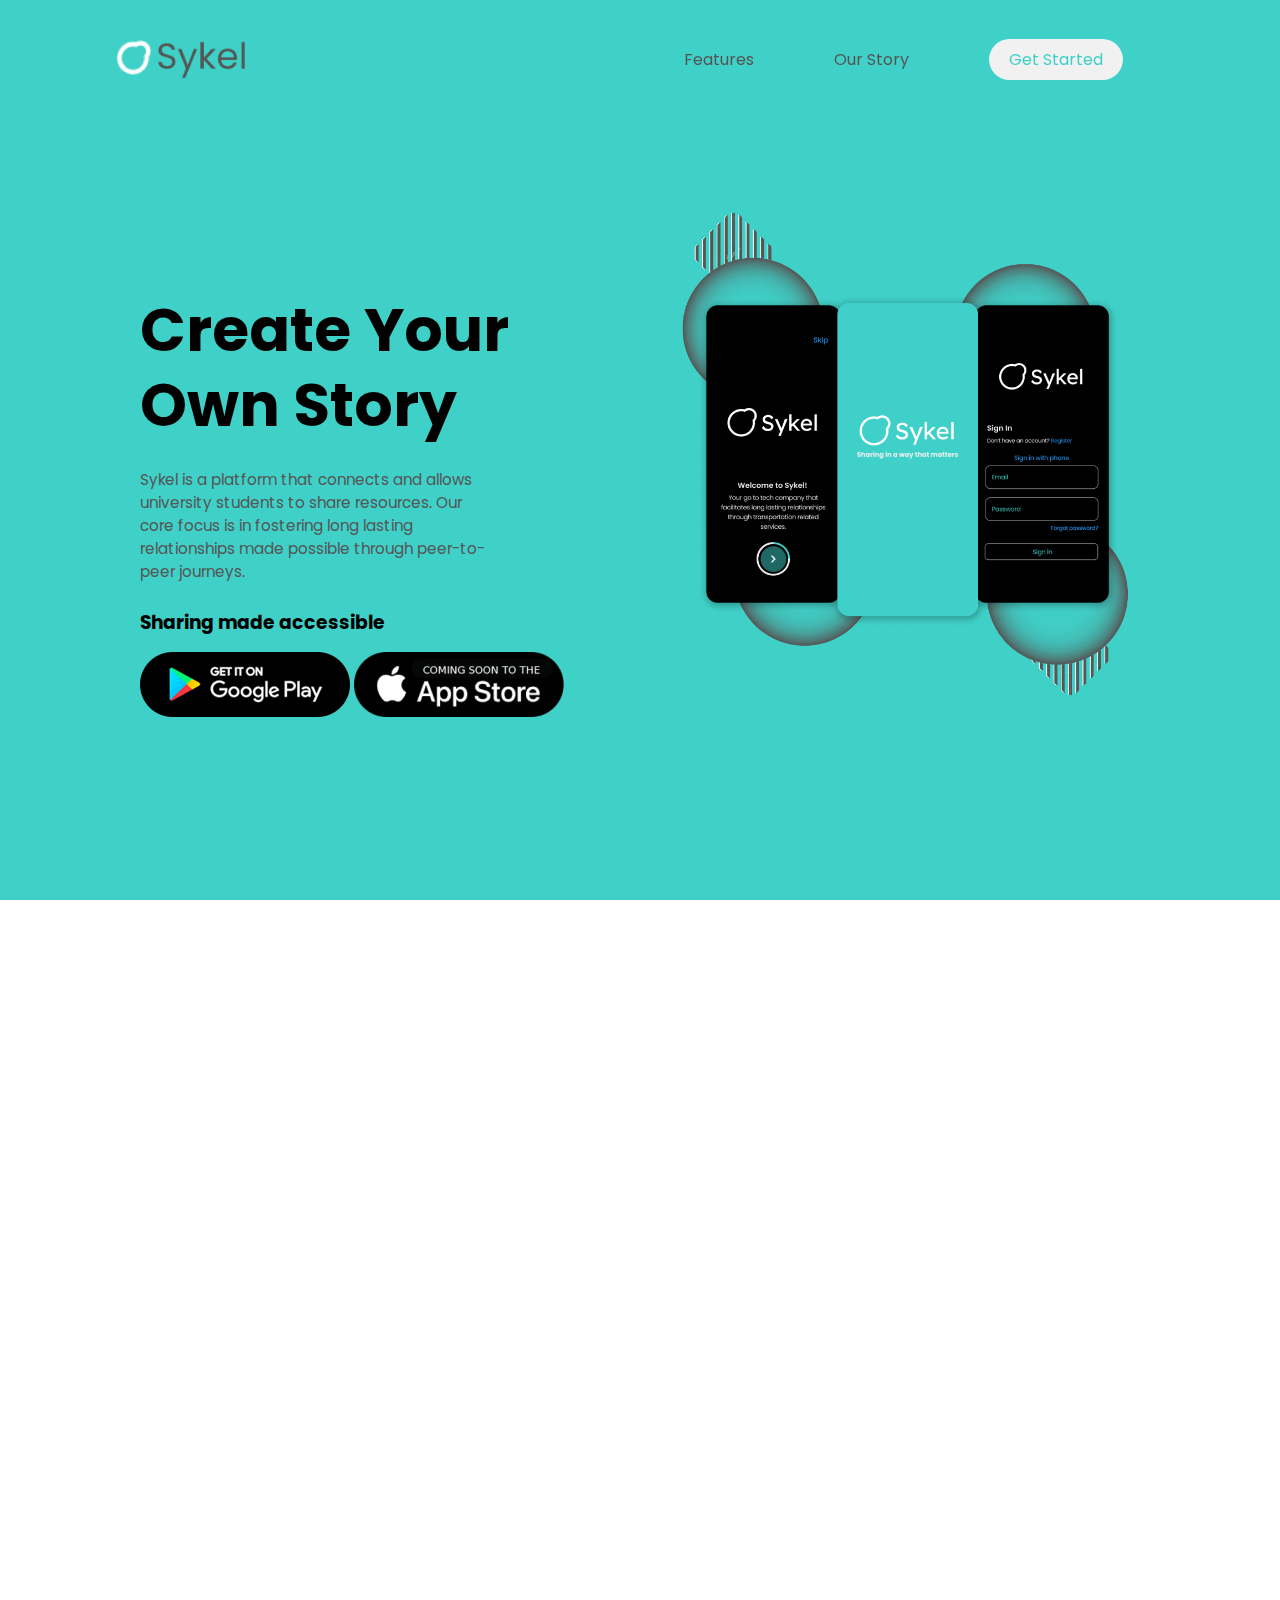
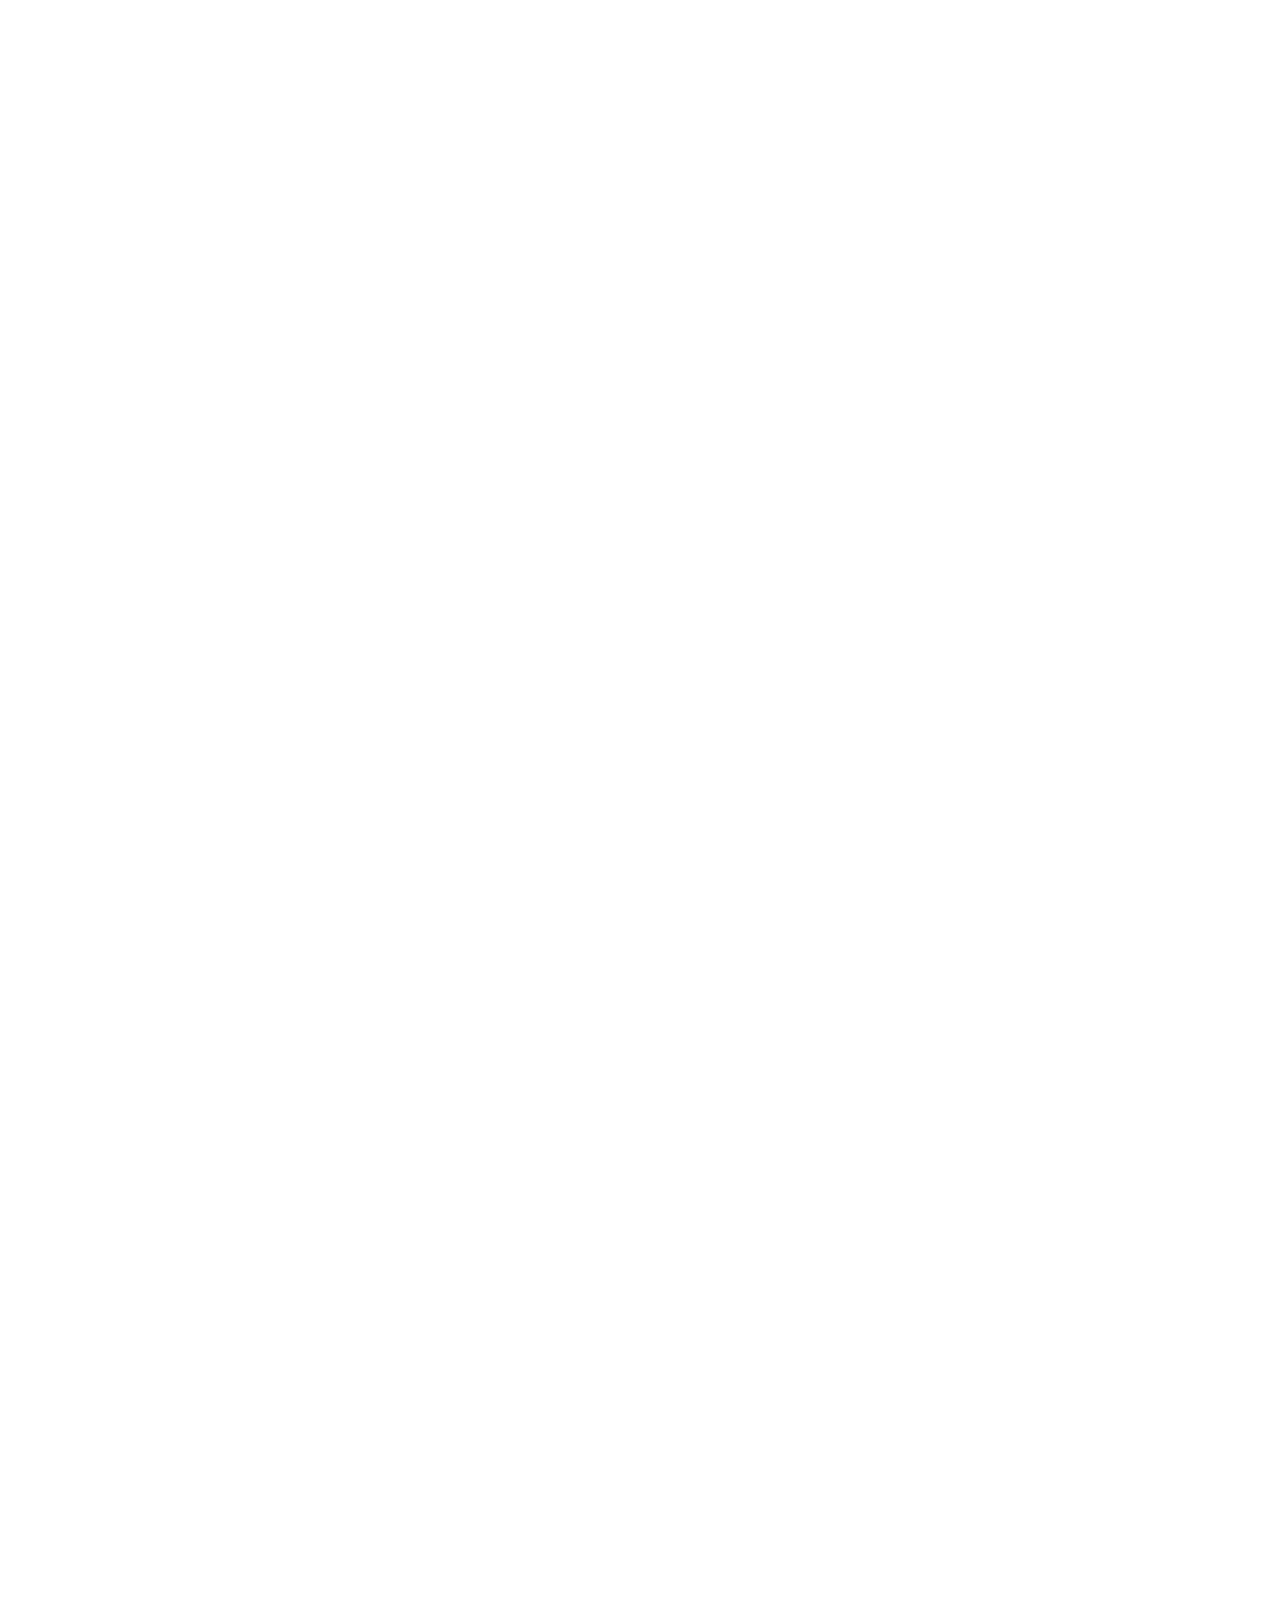
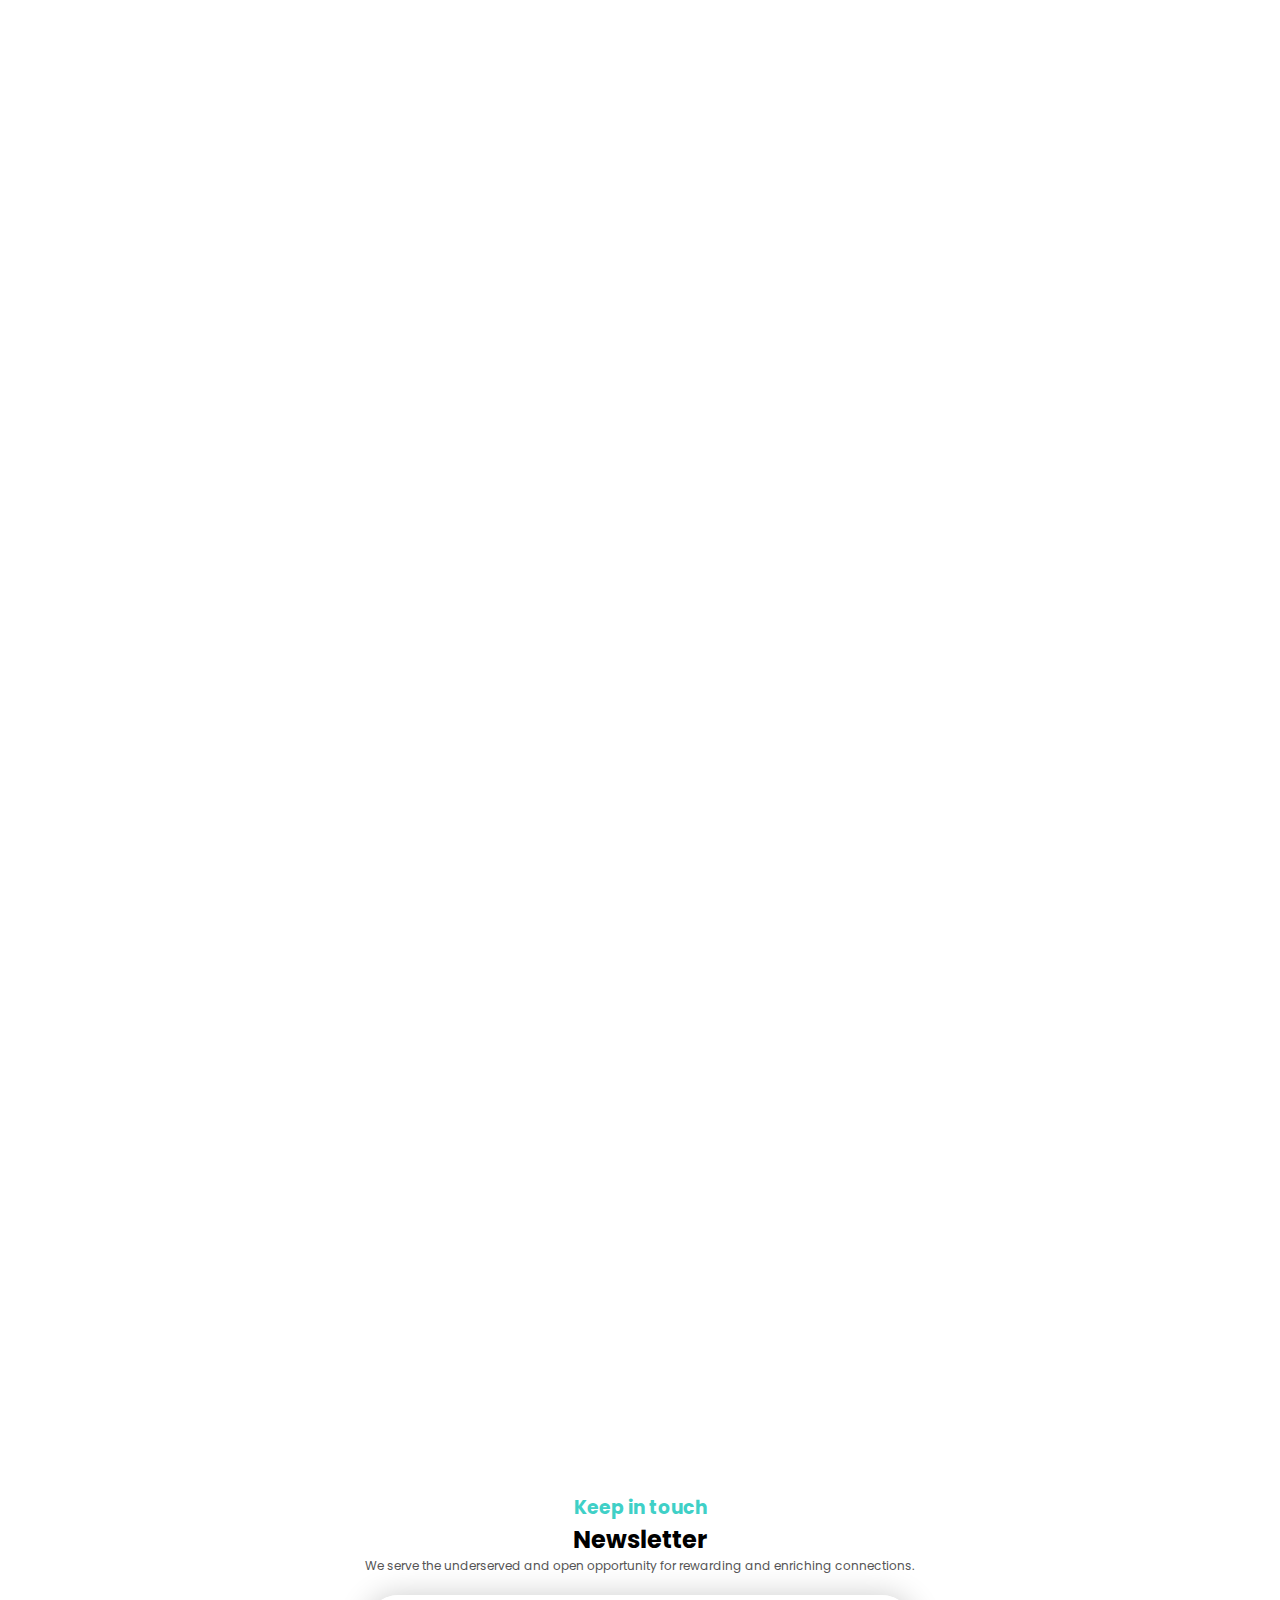
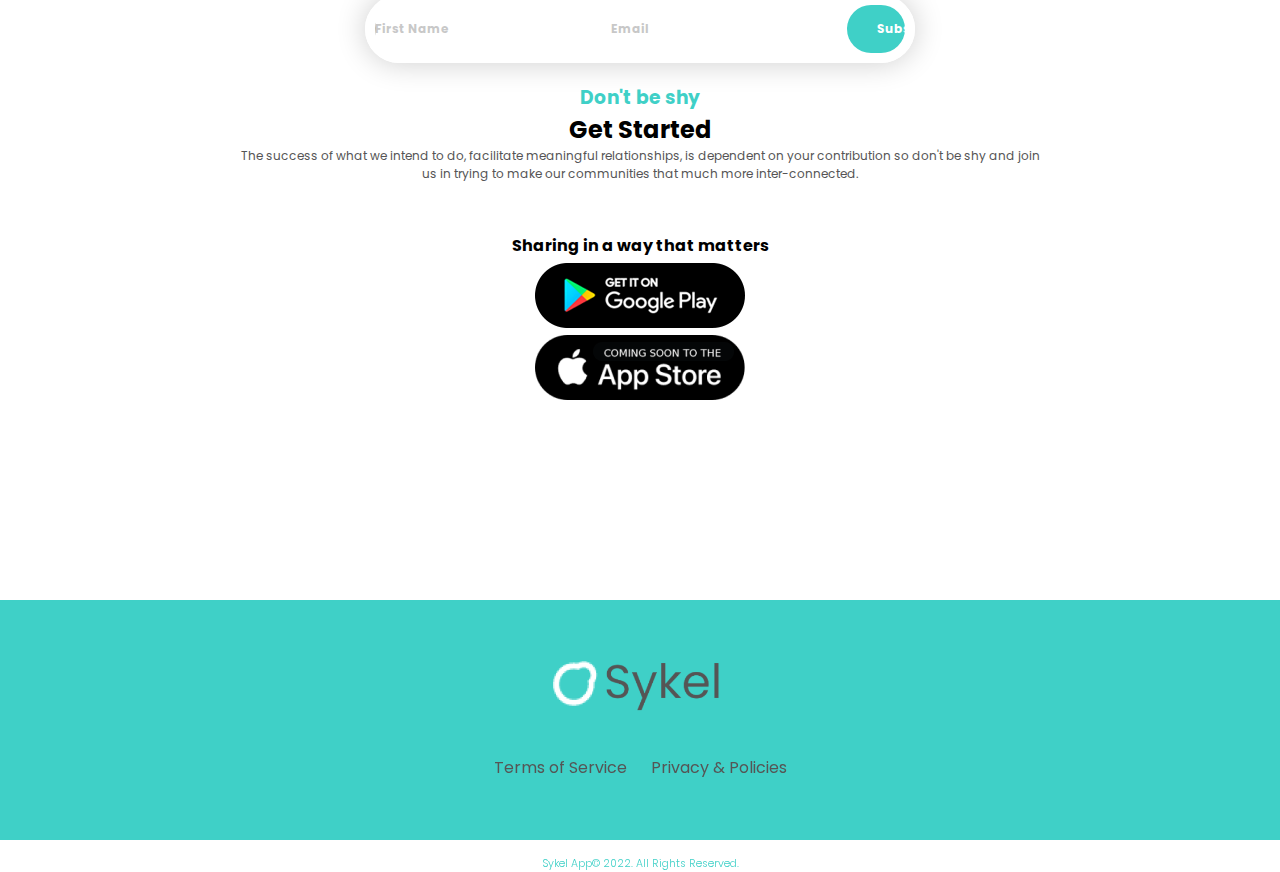
<file: index.html>
<!DOCTYPE html>
<html lang="en">
  <head>
    <meta charset="UTF-8" />
    <meta http-equiv="X-UA-Compatible" content="IE=edge" />
    <meta name="viewport" content="width=device-width, initial-scale=1.0" />
    <title>Sykel | Sharing In A Way That Matters</title>
    <link rel="icon" type="image/x-icon" href="./images2/sykel_logo.png">
    <link rel="stylesheet" href="style.css" />
    <link
      href="https://unpkg.com/boxicons@2.0.7/css/boxicons.min.css"
      rel="stylesheet"
    />
    <link rel="stylesheet" href="https://cdnjs.cloudflare.com/ajax/libs/font-awesome/6.2.0/css/all.min.css" integrity="sha512-xh6O/CkQoPOWDdYTDqeRdPCVd1SpvCA9XXcUnZS2FmJNp1coAFzvtCN9BmamE+4aHK8yyUHUSCcJHgXloTyT2A==" crossorigin="anonymous" referrerpolicy="no-referrer" />
    <link
      rel="stylesheet"
      href="https://unpkg.com/swiper/swiper-bundle.min.css"
    />
    <script defer src="./script.js"></script>
  </head>
  <body >
    <!--navbar-->
    <header class="nav_bar">
      <div class="container_util">
        <div class="nav-wrapper">
          <a href="#hero"
            ><img class="logo" src="images2/logo.png" alt="logo"
          /></a>
          <nav>
            <ul class="nav_links">
              <li><a href="#features">Features</a></li>
              <li><a href="#our_story">Our Story</a></li>
              <li class="btn"><a href="#get_started">Get Started</a></li>
            </ul>
          </nav>
        </div>
      </div>
    </header>

    

    <main>
      <div class="social-links">
        <ul class="socials">
          
          <li><a href="https://www.facebook.com/Sykel-104197502461662/" class="footer_icon"><i class="fa-brands fa-facebook-f"></i></i></a></li>
          <li><a href="https://tiktok.com/@sykel_app" class="footer_icon"><i class="fa-brands fa-tiktok"></i></a></li>
          <li><a href="https://www.instagram.com/sykelapp/" class="footer_icon"><i class="fa-brands fa-instagram"></i></i></a></li>
      </ul>
      </div>
      <!--hero-->

      <div id="hero">
        <div class="text_area">
          <h1>
            Create Your<br />
            Own Story
          </h1>
          <br />
          <p>
            Sykel is a platform that connects and allows university students to
            share resources. Our core focus is in fostering long lasting
            relationships made possible through peer-to-peer journeys.
          </p>
          <br />
          <div class="download_links">
            <h3>Sharing made accessible</h3>
            <a
              href="https://play.google.com/store/apps/details?id=com.sykel.sykel"
            >
              <img src="images2/playstore.png" alt="android_download" />
            </a>
            <a href="#">
              <img src="images2/appstore.png" alt="ios_download" />
            </a>
          </div>
        </div>
        <div class="bg_img_bx">
          <img src="images2/background.png" class="bg_img" />
        </div>
      </div>

      <!--features-->
      <section id="features">
        <section class="section container_util info">
          <div class="info--img">
            <img src="images2/newtagalong.png" class="screenshot" />
          </div>
          <div class="info--text px--2">
            <h3> Create Memories</h3>
            <h2 class="font--md ">Tag Along</h2>
            <p class="font--sm">
              If you've been struggling to organise trips, outings and school
              events tag alongs are for you. This interactive post notifies
              users about vacation, outings and school plans while giving them
              an opportunity to join in on the action with a contribution of
              their own.
              <br /><br />
              With tag alongs, the host can accept or decline requests to their
              experiences after analyzing user profile and contribution.
            </p>
          </div>
        </section>

        <section class="section container_util info">
          <div class="info--text px--2">
            <h3>21st Century</h3>
            <h2 class="font--md">Lifts</h2>
            <p class="font--sm">
              The culture of giving and taking lifts is deep rooted in our daily
              lives, the only shame is that it has become increasingly unsafe
              and time consuming. With Sykel, this tradition is restored and
              made safe.
              <br /><br />
              With us, there's never waiting at the bus stop for journeys - find
              drivers on the app and book your spot.
            </p>
          </div>
          <div class="info--img">
            <img src="images2/hitchhiking.png" class="screenshot" />
          </div>
        </section>

        <section class="section container_util info">
          <div class="info--img">
            <img src="images2/comingsoon.png" class="screenshot" />
          </div>
          <div class="info--text px--2">
            <h3>Run A Quick Errand</h3>
            <h2 class="font--md">Vehicle Rental</h2>
            <p class="font--sm">
              Want to make a quick buck while you're in class studying?
              <br />
              <br />
              Want to recall fond childhood memories of you riding a bike?
              <br />
              <br />
              Got many errands to run and no reliable transportation?
              <br /><br />
              Sykel is your answer, we allow you to safely rent/lease vehicles
              for short periods of time. May be for 30mins, an hour or two...you
              decide!
            </p>
          </div>
        </section>
      </section>
      <!--our story-->
      
      <section id="our_story" class="section our_story" style="background-color: #3fd0c7;">
        <div class="container_util">
            <div class="flex about">
                <div class="img_bx">
                    <img src="images2/intro.png">
                </div>
                <div >
                    <h3><span>All about</span><h3>
                    <h2>Sykel</h2>
                    <p> Birthed in classes and dorms of a university campus, Sykel hopes to solve real life problems.
                        We built a product that facilitates experiences and simplifies all the logistics to get there,
                        wherever there is.
                        <br><br>
                        "At our core is an identity that difficult and life enhancing things are worth pursuing with the 
                        convinction that the dots connect looking backwards and with that let's see what happens" 
                        - <i>Founding Thoughts</i>
                        <br><br>
                        <span><b>Day One | Safety | Cooperation</b></span>
        
                    </p>
                </div>
            </div>
       
    </div>
    </section>         
      <!--get started-->
      <section id="get_started">
        <div class="sub_container" style="width: 80%">
            <h3><span>Keep in touch</span><h3>
            <h2>Newsletter</h2>
            <p> We serve the underserved and open opportunity for rewarding and enriching connections.
            </p>
            <form action="#" class="form">
              <div class="form-item">
                <input type="text" class="form-input" placeholder="first name" aria-label="first name">
              </div>

              <div class="form-item">
                <input type="email" class="form-input" placeholder="email" aria-label="email">
              </div>

              <button class="form-button" type="submit">subscribe</button>

            </form>

        </div>
        <div class="sub_container" style="width: 80%">
            <h3><span>Don't be shy</span><h3>
            <h2>Get Started</h2>
            <p style="text-align: center;"> The success of what we intend to do, facilitate meaningful relationships, is dependent on
                your contribution so don't be shy and join us in trying to make our communities that
                much more inter-connected.
            </p>
            <br><br>
            <h4>Sharing in a way that matters</h4>
            <br>
            <a href="https://play.google.com/store/apps/details?id=com.sykel.sykel"><img src="images2/playstore.png" alt="android_download"></a>
            <a href="#"><img src="images2/appstore.png" alt="ios_download"></a>
        </div>
    </section>
    </main>
    <!--footer-->
    <footer id="footer">
        <div id="footer_content">
            <a href="#hero"><img src="images2/logo.png" alt="logo"></a>
            <br>
            <div class="tags">
                <ul class="footer_links">
                    <li><a href="terms.html">Terms of Service</a></li>
                    <li><a href="privacy.html">Privacy & Policies</a></li>
                </ul>
                <br>
                <ul class="socials">
                  <li><a href="https://www.facebook.com/Sykel-104197502461662/" class="footer_icon"><i class="fa-brands fa-facebook-f"></i></i></a></li>
                  <li><a href="https://tiktok.com/@sykel_app" class="footer_icon"><i class="fa-brands fa-tiktok"></i></a></li>
                  <li><a href="https://www.instagram.com/sykelapp/" class="footer_icon"><i class="fa-brands fa-instagram"></i></i></a></li>
                </ul>
            </div>
        <div class="footer_copy">
            <h6>Sykel App&#169; 2022. All Rights Reserved.</h6>
        </div>
    </footer>

    <!--SCRIPT-->
  </body>
</html>
</file>
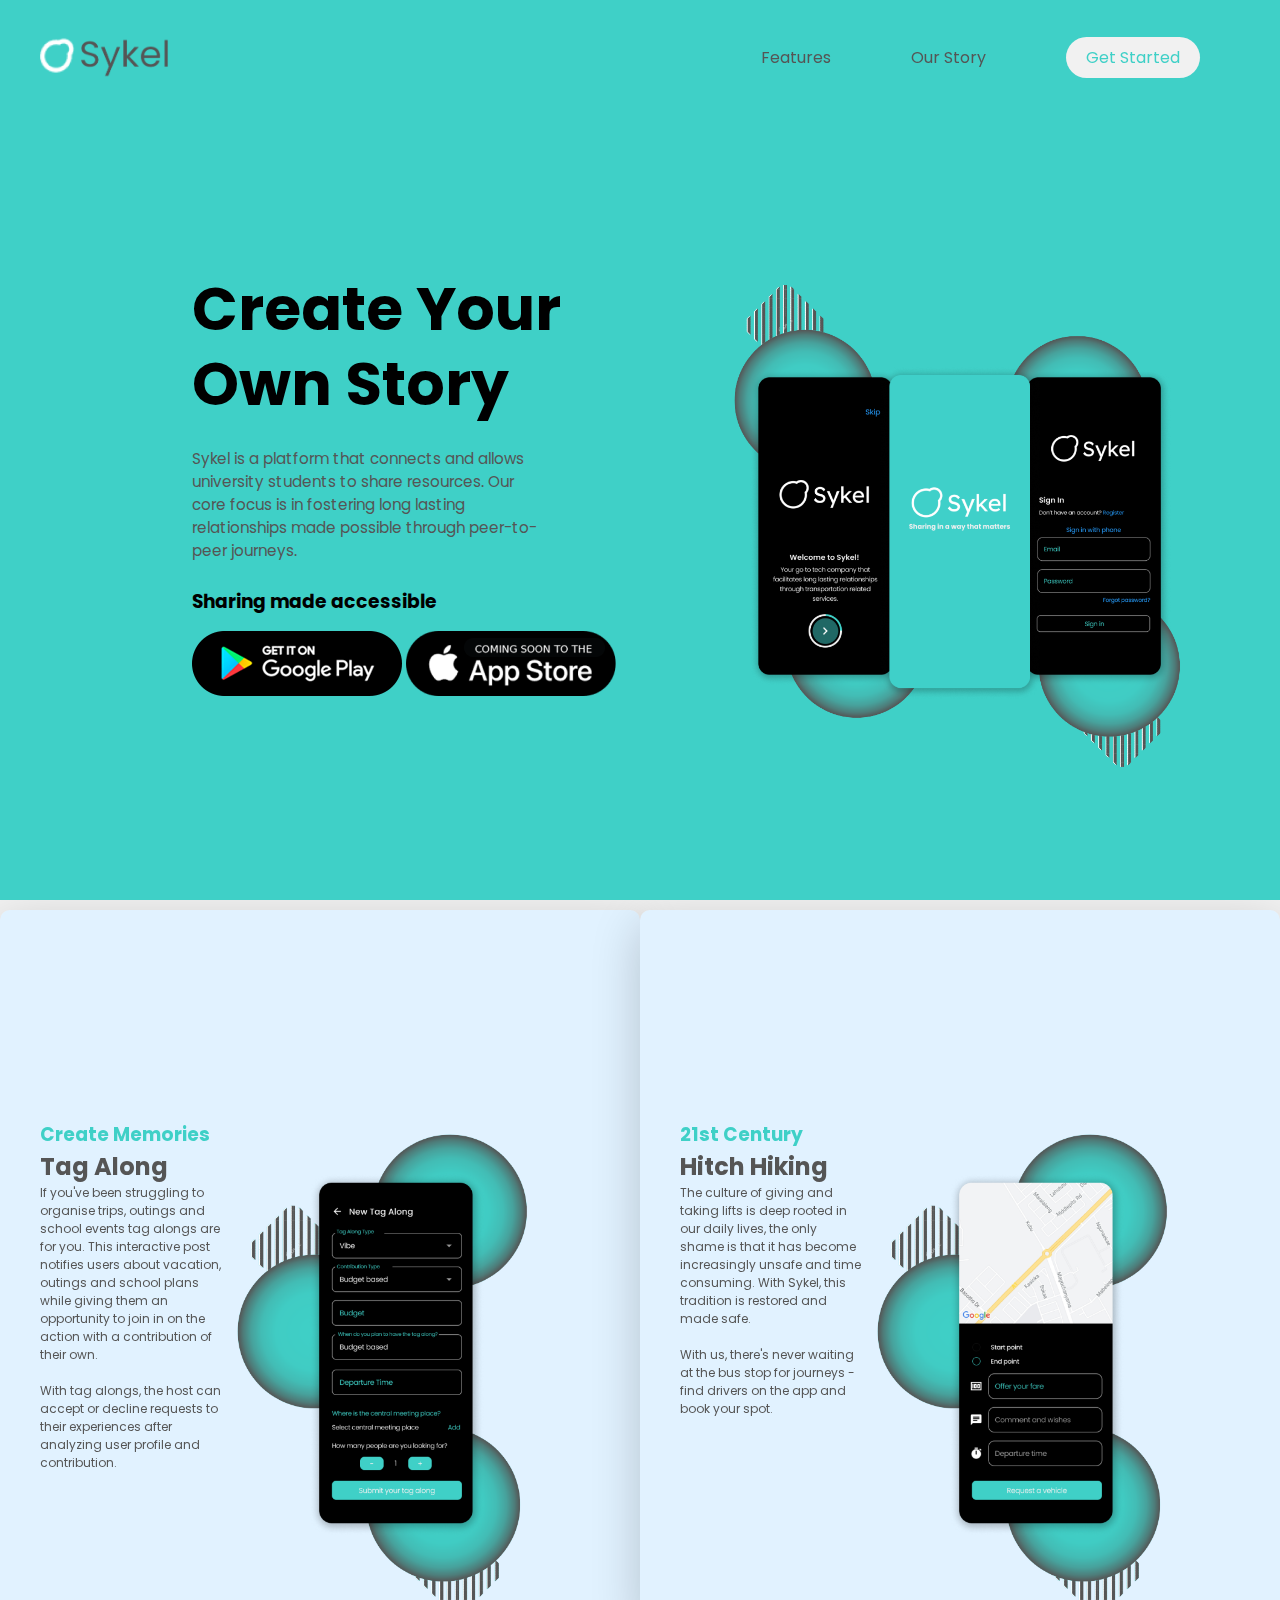
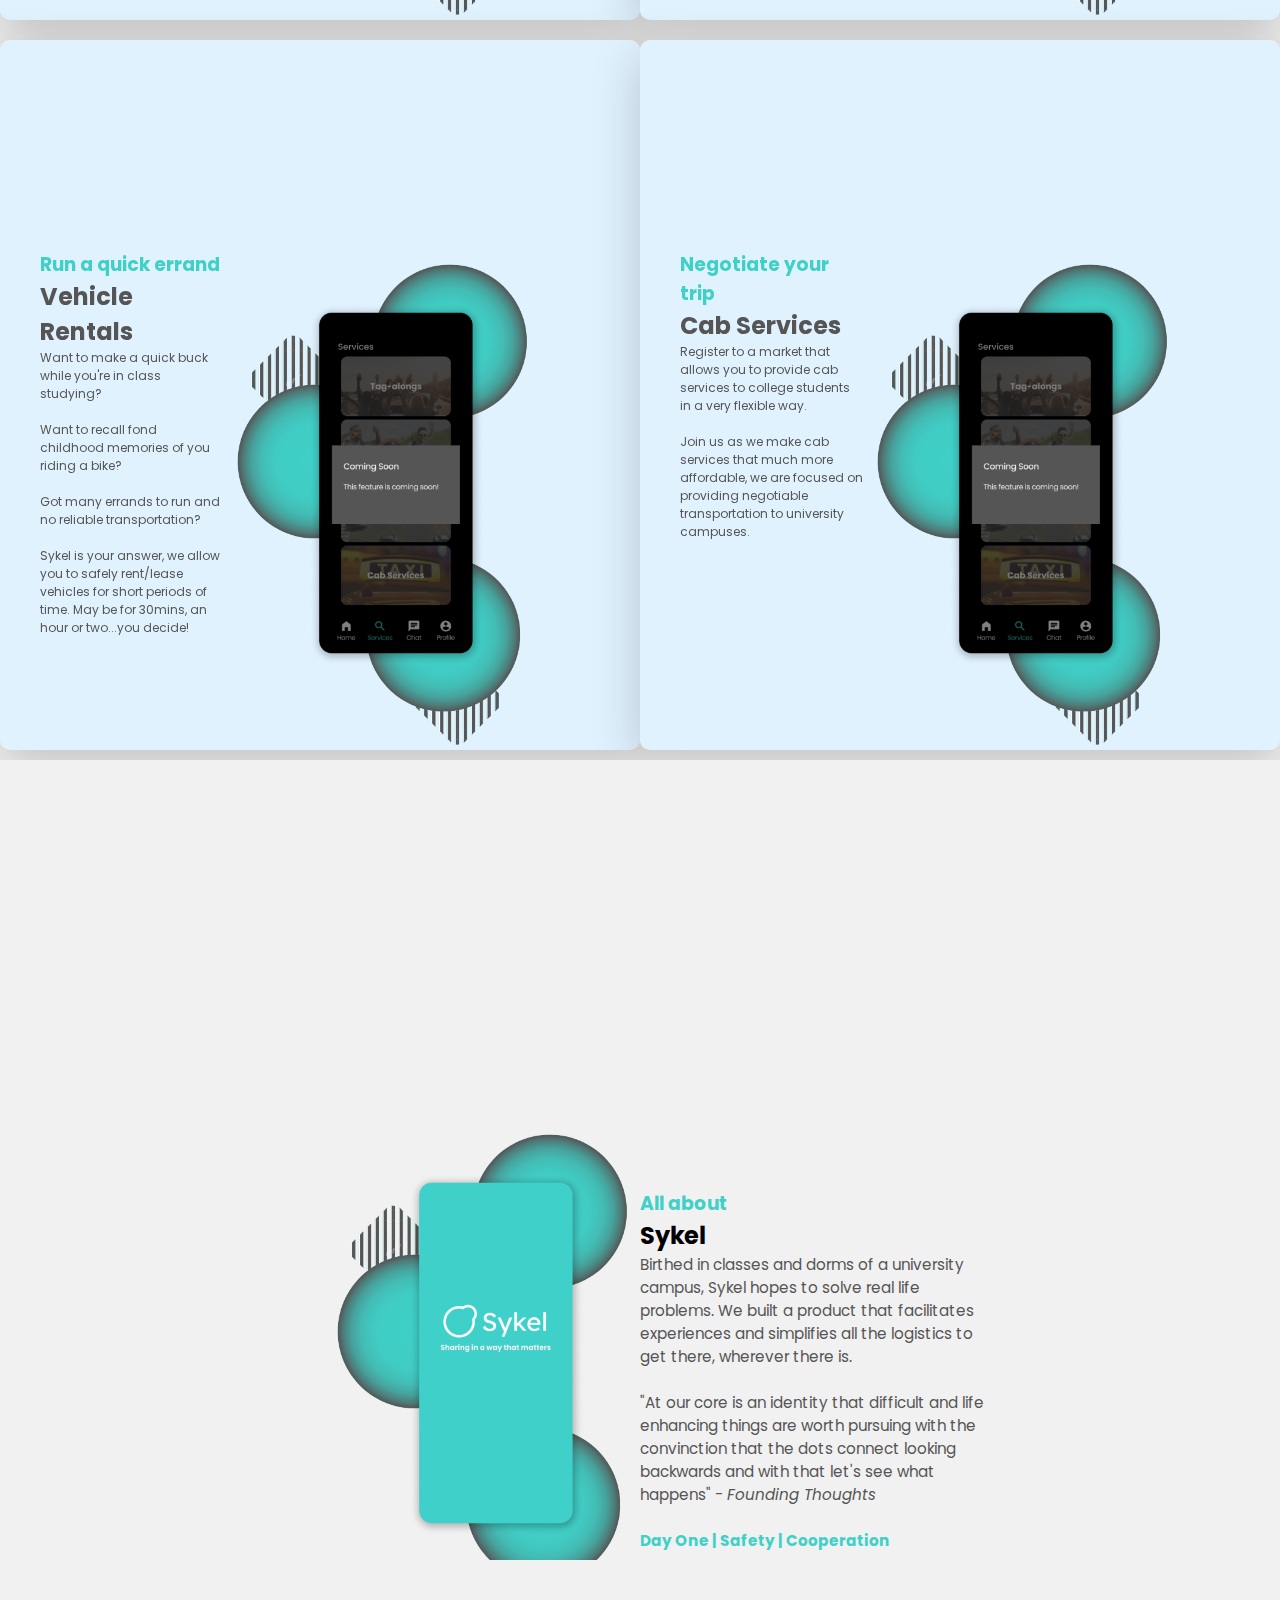
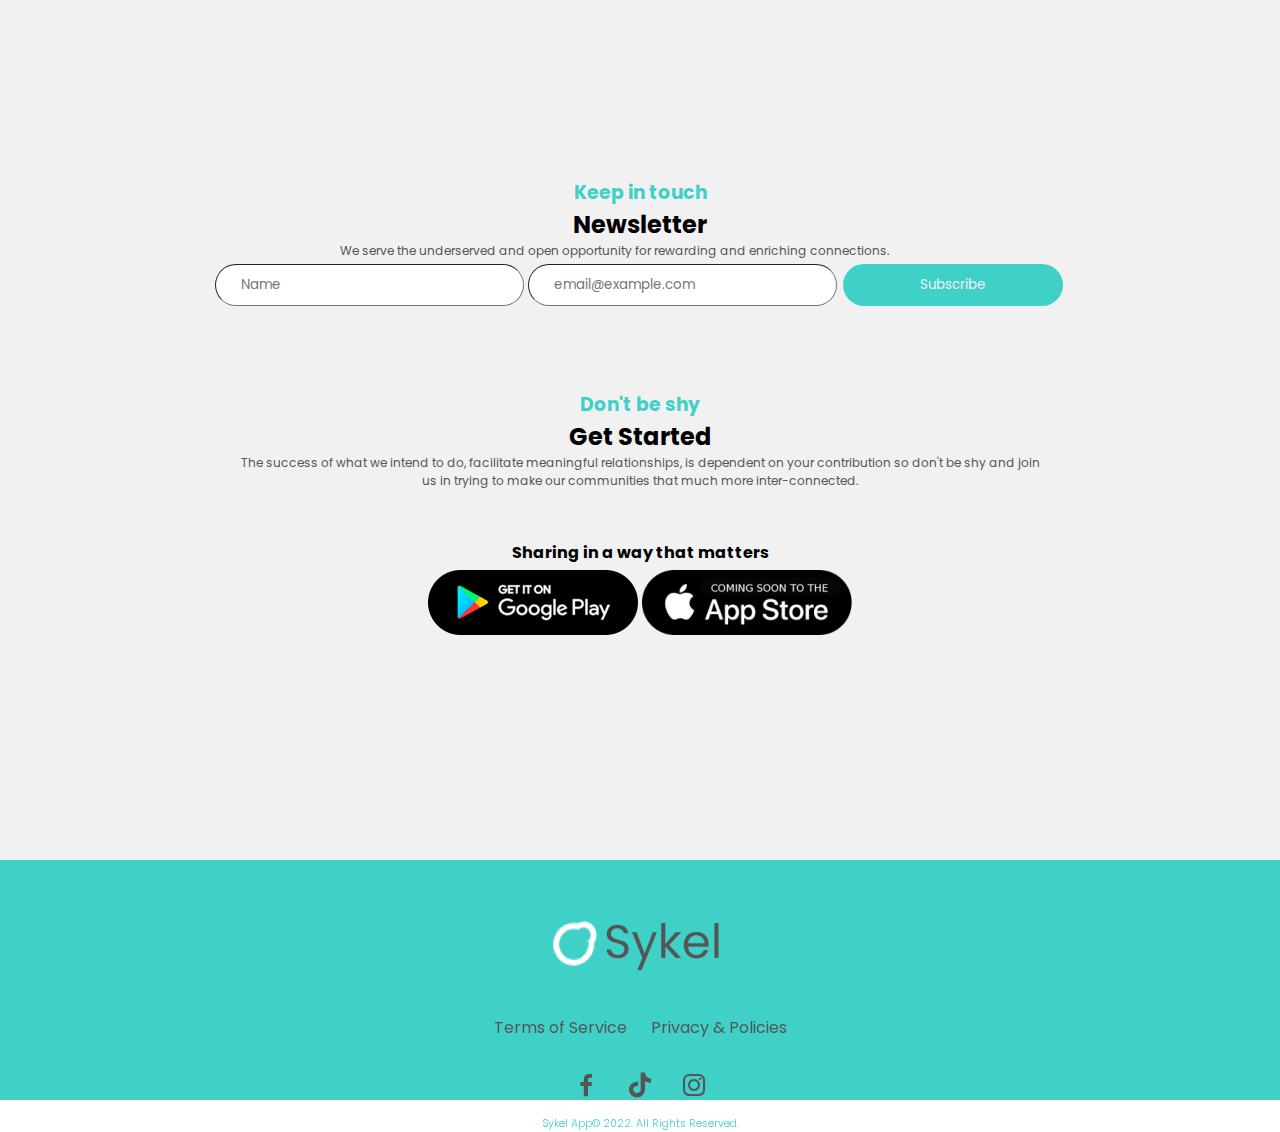
<file: Sykel Website/index.html>
<!DOCTYPE html>
<html lang="en">
<head>
    <meta charset="UTF-8">
    <meta http-equiv="X-UA-Compatible" content="IE=edge">
    <meta name="viewport" content="width=device-width, initial-scale=1.0">
    <title>Sykel | Sharing In A Way That Matters</title>
    <link rel="stylesheet" href="style.css">
    <link href='https://unpkg.com/boxicons@2.0.7/css/boxicons.min.css' rel='stylesheet'>
    <link rel="stylesheet" href="https://unpkg.com/swiper/swiper-bundle.min.css" />
</head>
<body>
    <!--landing page-->
    <section class="main">
    <!--navbar-->
    <header class="nav_bar">
        <a href="#hero"><img class="logo" src="images2/logo.png" alt="logo"></a>
        <ul class="nav_links">
            <li><a href="#features">Features</a></li>
            <li><a href="#our_story">Our Story</a></li>
            <li class="btn"><a href="#get_started">Get Started</a></li>
        </ul>
    </header>
    <!--hero-->
    <div id="hero">
        <div class="main">
            <div class="text_area">
                <h1>Create Your<br> Own Story</h1>
                <br>
                    <p> Sykel is a platform that connects and allows university students to share resources. 
                        Our core focus is in fostering long lasting relationships made possible through 
                        peer-to-peer journeys.
                    </p>
                        <br>
                    <div class="download_links">
                        <h3>Sharing made accessible</h3>
                        <a href="https://play.google.com/store/apps/details?id=com.sykel.sykel">
                            <img src="images2/playstore.png" alt="android_download">
                        </a>
                        <a href="#">
                            <img src="images2/appstore.png" alt="ios_download">
                        </a>
                    </div>
            </div>
            <div class="bg_img_bx">
                <img src="images2/background.png" class="bg_img">
            </div>
        </div>
    </div>
    </section>
    <!--features-->
    <section id="features">
        <div class="swiper-container">
            <div class="swiper-wrapper">
                <div class="swiper-slide">
                    <div class="container">
                        <div class="img_bx">
                            <img src="images2/newtagalong.png" class="screenshot">
                        </div>
                        <div class="text_area2">
                            <h3><span>Create Memories</span><h3>
                            <h2>Tag Along</h2>
                            <p> If you've been struggling to organise trips, outings and school events tag alongs are for you. 
                                This interactive post notifies users about vacation, outings and school plans while 
                                giving them an opportunity to join in on the action with a contribution of their own.
                                <br><br>
                                With tag alongs, the host can accept or decline requests to their experiences after 
                                analyzing user profile and contribution.
                            </p>
                        </div>
                    </div>
                </div>
            </div>
        </div>
        <div class="swiper-container">
            <div class="swiper-wrapper">
                <div class="swiper-slide">
                    <div class="container">
                        <div class="img_bx">
                            <img src="images2/hitchhiking.png" class="screenshot">
                        </div>
                        <div class="text_area2">
                            <h3><span>21st Century</span><h3>
                            <h2>Hitch Hiking</h2>
                            <p> The culture of giving and taking lifts is deep rooted in our daily lives, the only shame is that it has 
                                become increasingly unsafe and time consuming. With Sykel, this tradition is restored and made safe.
                                <br><br>
                                With us, there's never waiting at the bus stop for journeys - find drivers on the app and book your spot.
                            </p>
                        </div>
                    </div>
                </div>
            </div>
        </div>
        <div class="swiper-container">
            <div class="swiper-wrapper">
                <div class="swiper-slide">
                    <div class="container">
                        <div class="img_bx">
                            <img src="images2/comingsoon.png" class="screenshot">
                        </div>
                        <div class="text_area2">
                            <h3><span>Run a quick errand</span><h3>
                            <h2>Vehicle Rentals</h2>
                            <p> Want to make a quick buck while you're in class studying?
                                <br> <br>
                                Want to recall fond childhood memories of you riding a bike?
                                <br> <br>
                                Got many errands to run and no reliable transportation?
                                <br><br>
                                Sykel is your answer, we allow you to safely rent/lease vehicles for short periods of time. 
                                May be for 30mins, an hour or two...you decide!
                            </p>
                        </div>
                    </div>
                </div>
            </div>
        </div>
        <div class="swiper-container">
            <div class="swiper-wrapper">
                <div class="swiper-slide">
                    <div class="container">
                        <div class="img_bx">
                            <img src="images2/comingsoon.png" class="screenshot">
                        </div>
                        <div class="text_area2">
                            <h3><span>Negotiate your trip</span><h3>
                            <h2>Cab Services</h2>
                            <p> Register to a market that allows you to provide cab services to college students
                                in a very flexible way. 
                                <br><br>
                                Join us as we make cab services that much more affordable, we are focused on providing 
                                negotiable transportation to university campuses.
                            </p>
                        </div>
                    </div>
                </div>
            </div>
        </div>
    </section>
    <!--our story-->
    <section id="our_story">
        <div class="img_bx">
            <img src="images2/intro.png" class="story_img">
        </div>
        <div class="text_area">
            <h3><span>All about</span><h3>
            <h2>Sykel</h2>
            <p> Birthed in classes and dorms of a university campus, Sykel hopes to solve real life problems.
                We built a product that facilitates experiences and simplifies all the logistics to get there,
                wherever there is.
                <br><br>
                "At our core is an identity that difficult and life enhancing things are worth pursuing with the 
                convinction that the dots connect looking backwards and with that let's see what happens" 
                - <i>Founding Thoughts</i>
                <br><br>
                <span><b>Day One | Safety | Cooperation</b></span>

            </p>
        </div>
    </section>         
    <!--get started-->
    <section id="get_started">
        <div class="sub_container">
            <h3><span>Keep in touch</span><h3>
            <h2>Newsletter</h2>
            <p> We serve the underserved and open opportunity for rewarding and enriching connections.
            </p>
            <form>
                <input type="text" id="name" name="name" placeholder="Name">
                <input type="email" id="email" name="email" placeholder="email@example.com">
                <input type="submit" value="Subscribe">
            </form>     
        </div>
        <div class="sub_container">
            <h3><span>Don't be shy</span><h3>
            <h2>Get Started</h2>
            <p> The success of what we intend to do, facilitate meaningful relationships, is dependent on
                your contribution so don't be shy and join us in trying to make our communities that
                much more inter-connected.
            </p>
            <br><br>
            <h4>Sharing in a way that matters</h4>
            <br>
            <a href="https://play.google.com/store/apps/details?id=com.sykel.sykel"><img src="images2/playstore.png" alt="android_download"></a>
            <a href="#"><img src="images2/appstore.png" alt="ios_download"></a>
        </div>
    </section>
    <!--footer-->
    <footer id="footer">
        <div id="footer_content">
            <a href="#hero"><img src="images2/logo.png" alt="logo"></a>
            <br>
            <div class="tags">
                <ul class="footer_links">
                    <li><a href="terms.html">Terms of Service</a></li>
                    <li><a href="#">Privacy & Policies</a></li>
                </ul>
                <br>
                <ul class="socials">
                    <li><a href="https://www.facebook.com/Sykel-104197502461662/" class="footer_icon"><i class='bx bxl-facebook' ></i></a></li>
                    <li><a href="https://tiktok.com/@sykel_00" class="footer_icon"><i class='bx bxl-tiktok' ></i></a></li>
                    <li><a href="https://www.instagram.com/sykel1/" class="footer_icon"><i class='bx bxl-instagram' ></i></a></li>
                </ul>
            </div>
        <div class="footer_copy">
            <h6>Sykel App&#169; 2022. All Rights Reserved.</h6>
        </div>
    </footer>

    <!--SCRIPT-->

</body>
</html>
</file>
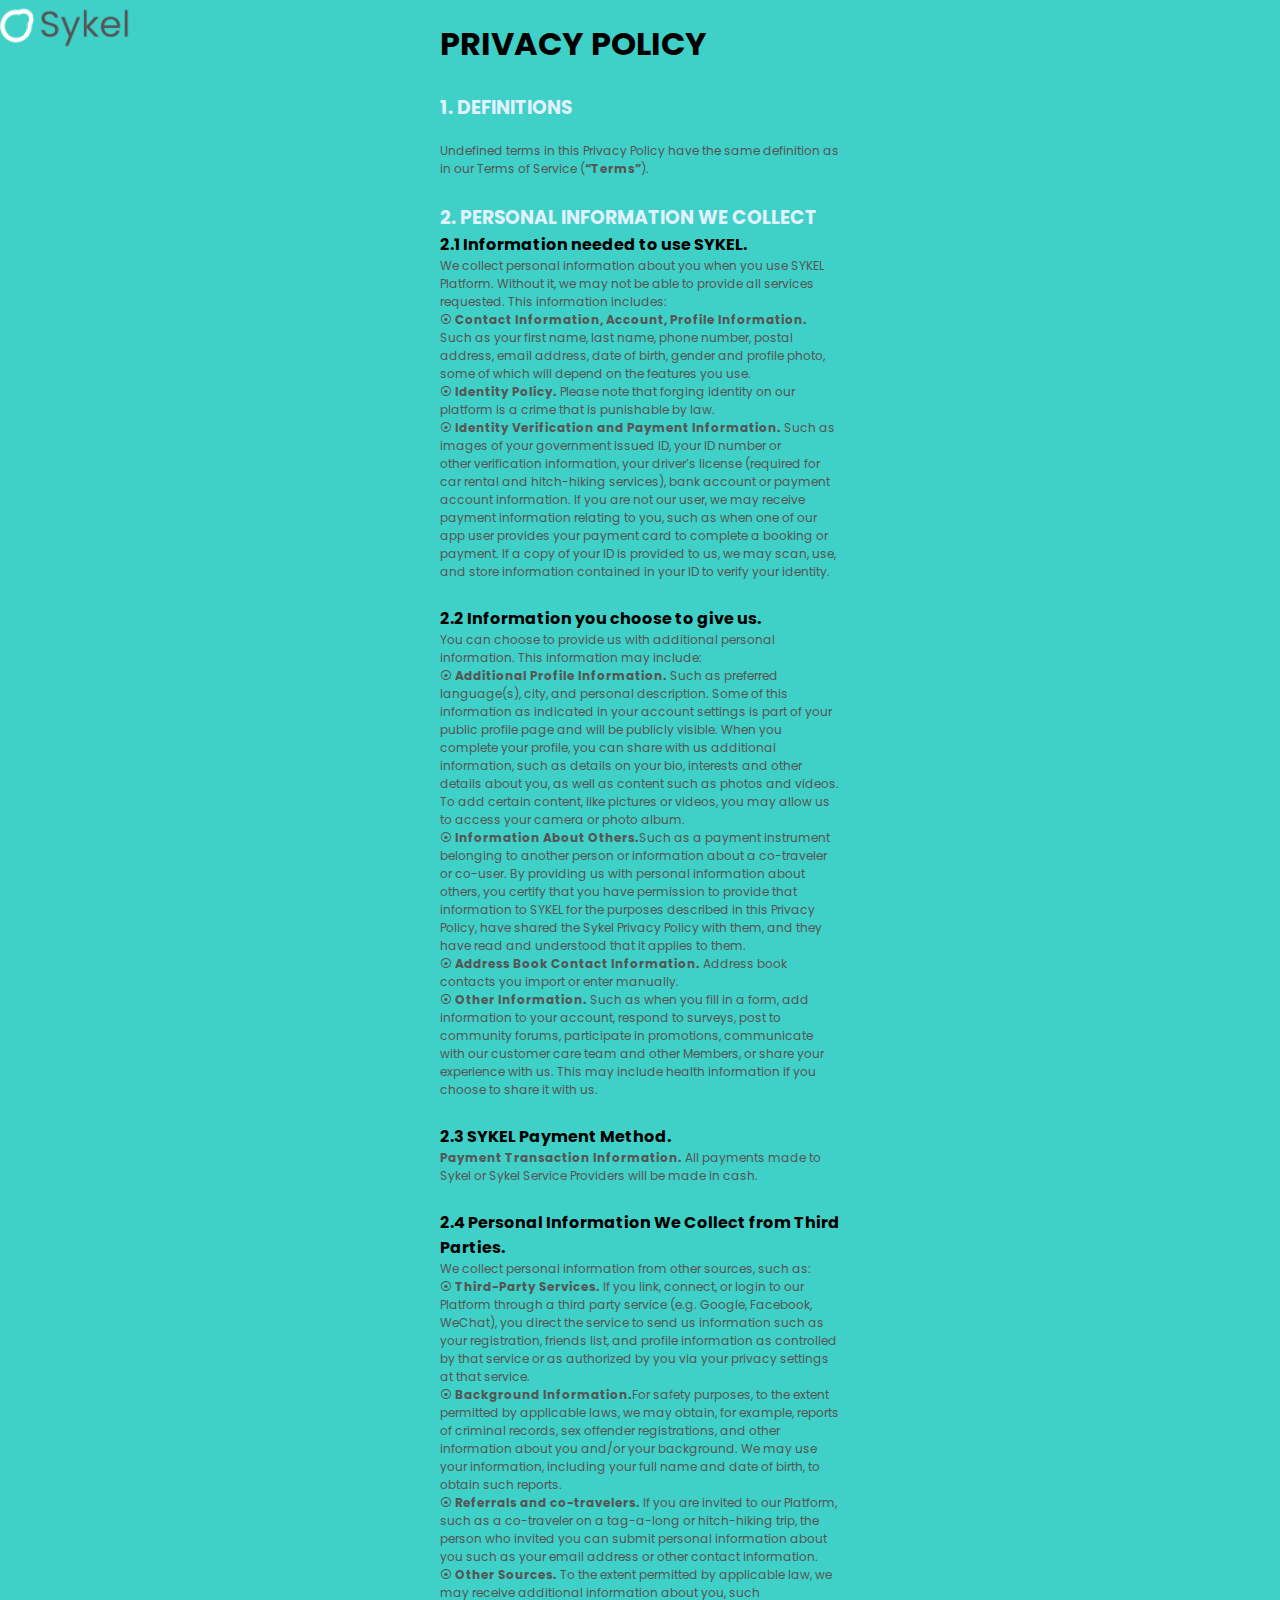
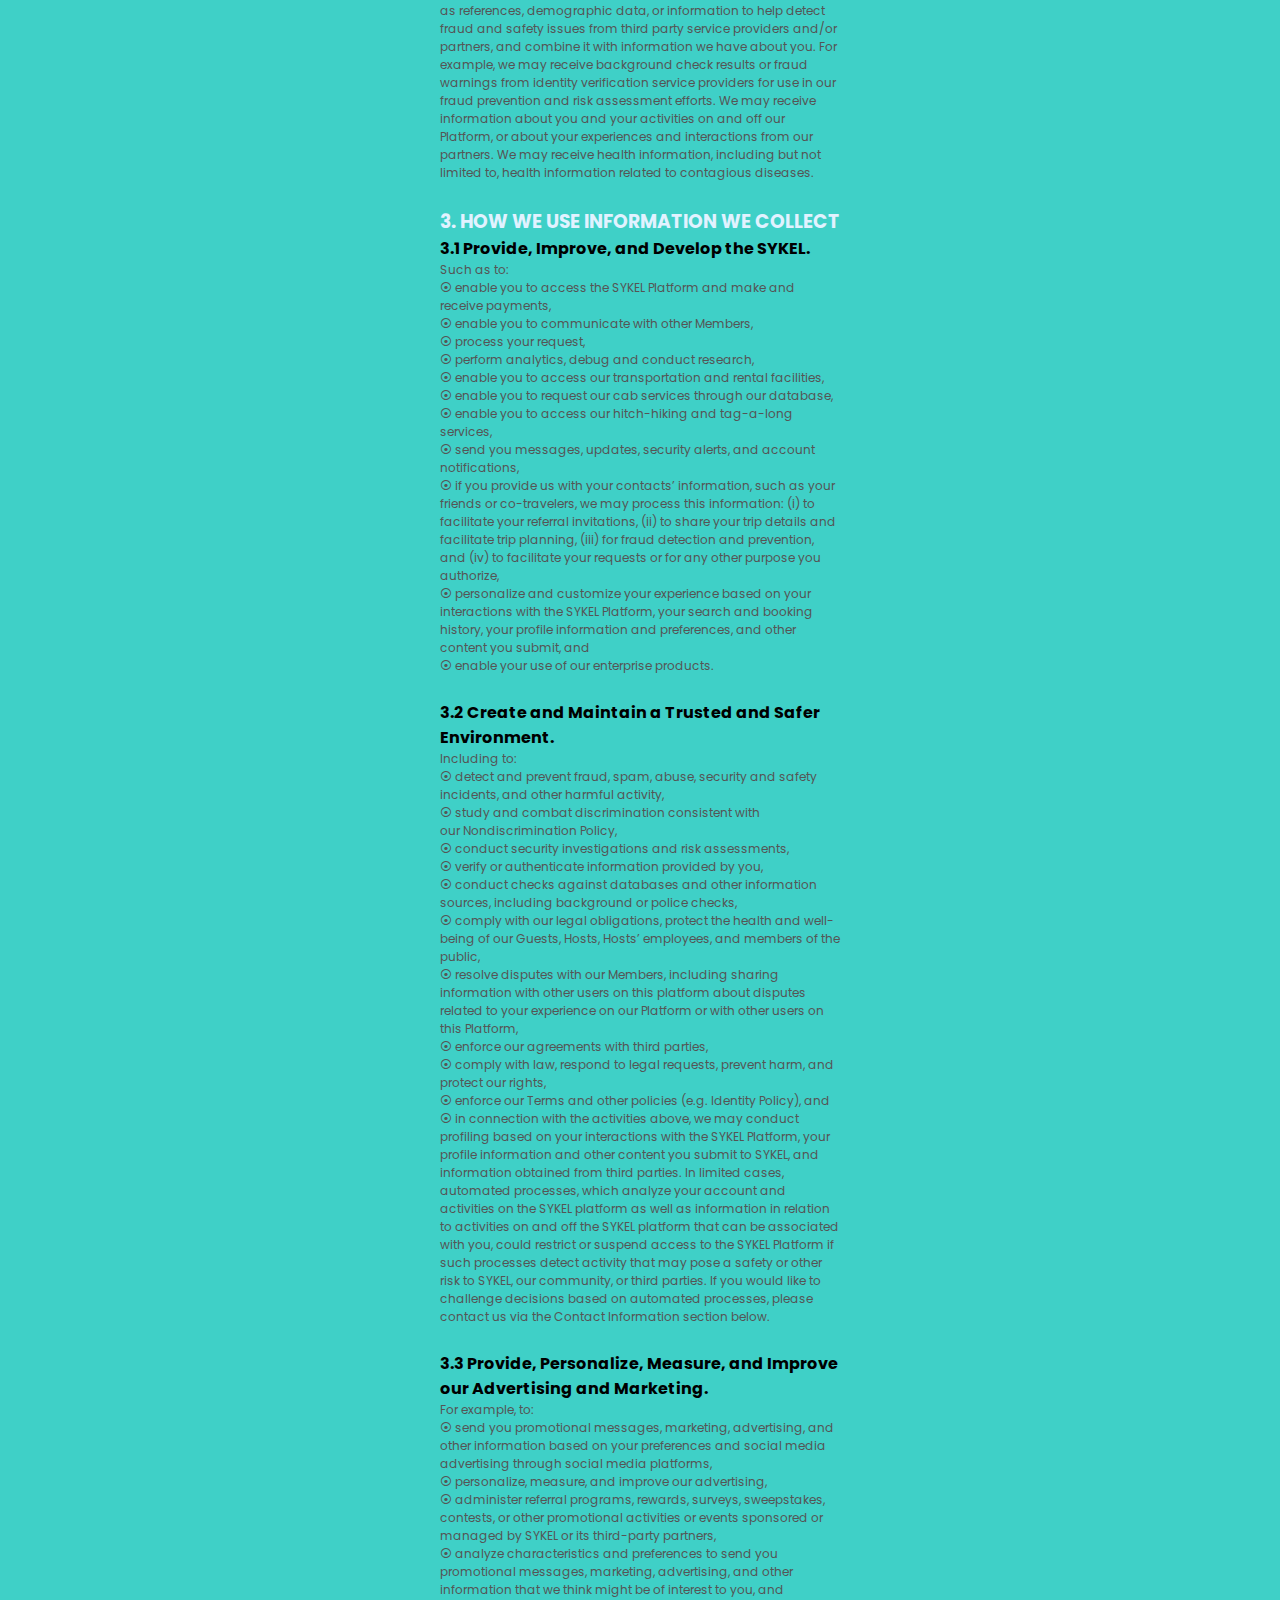
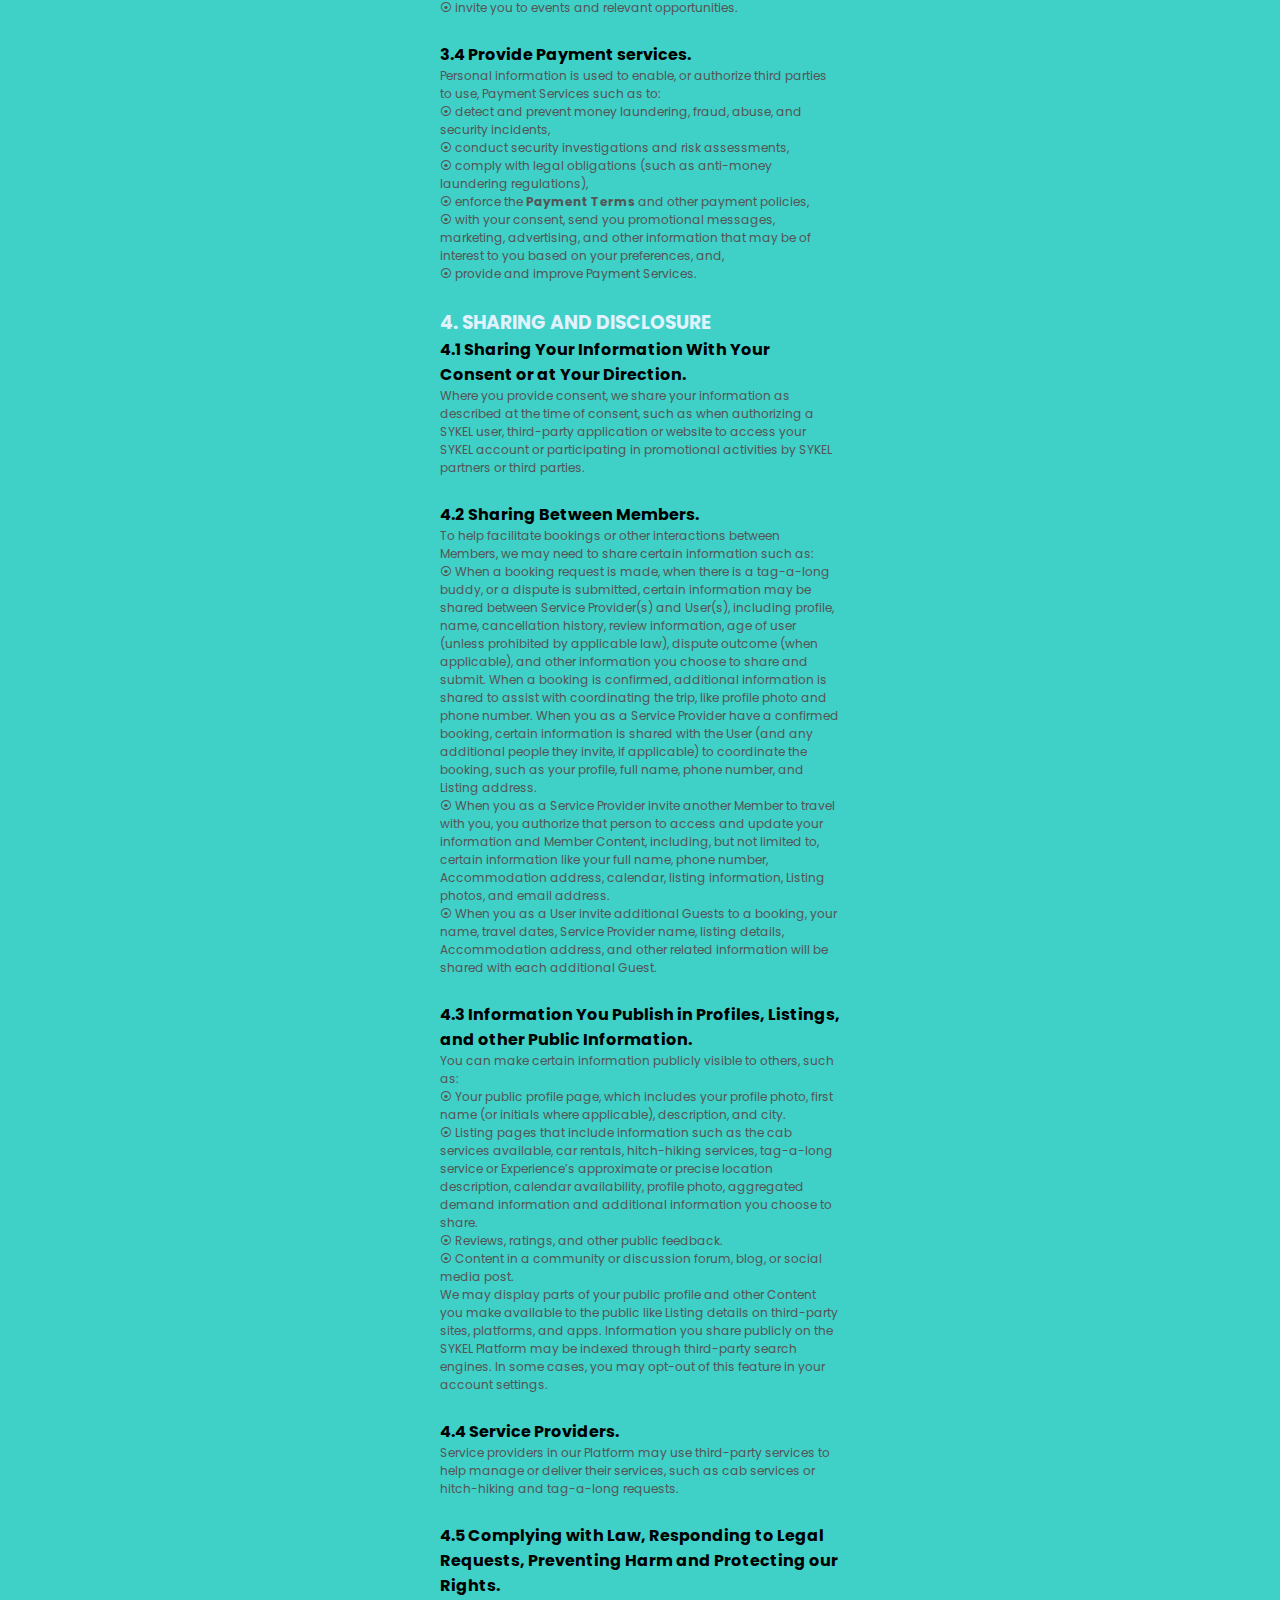
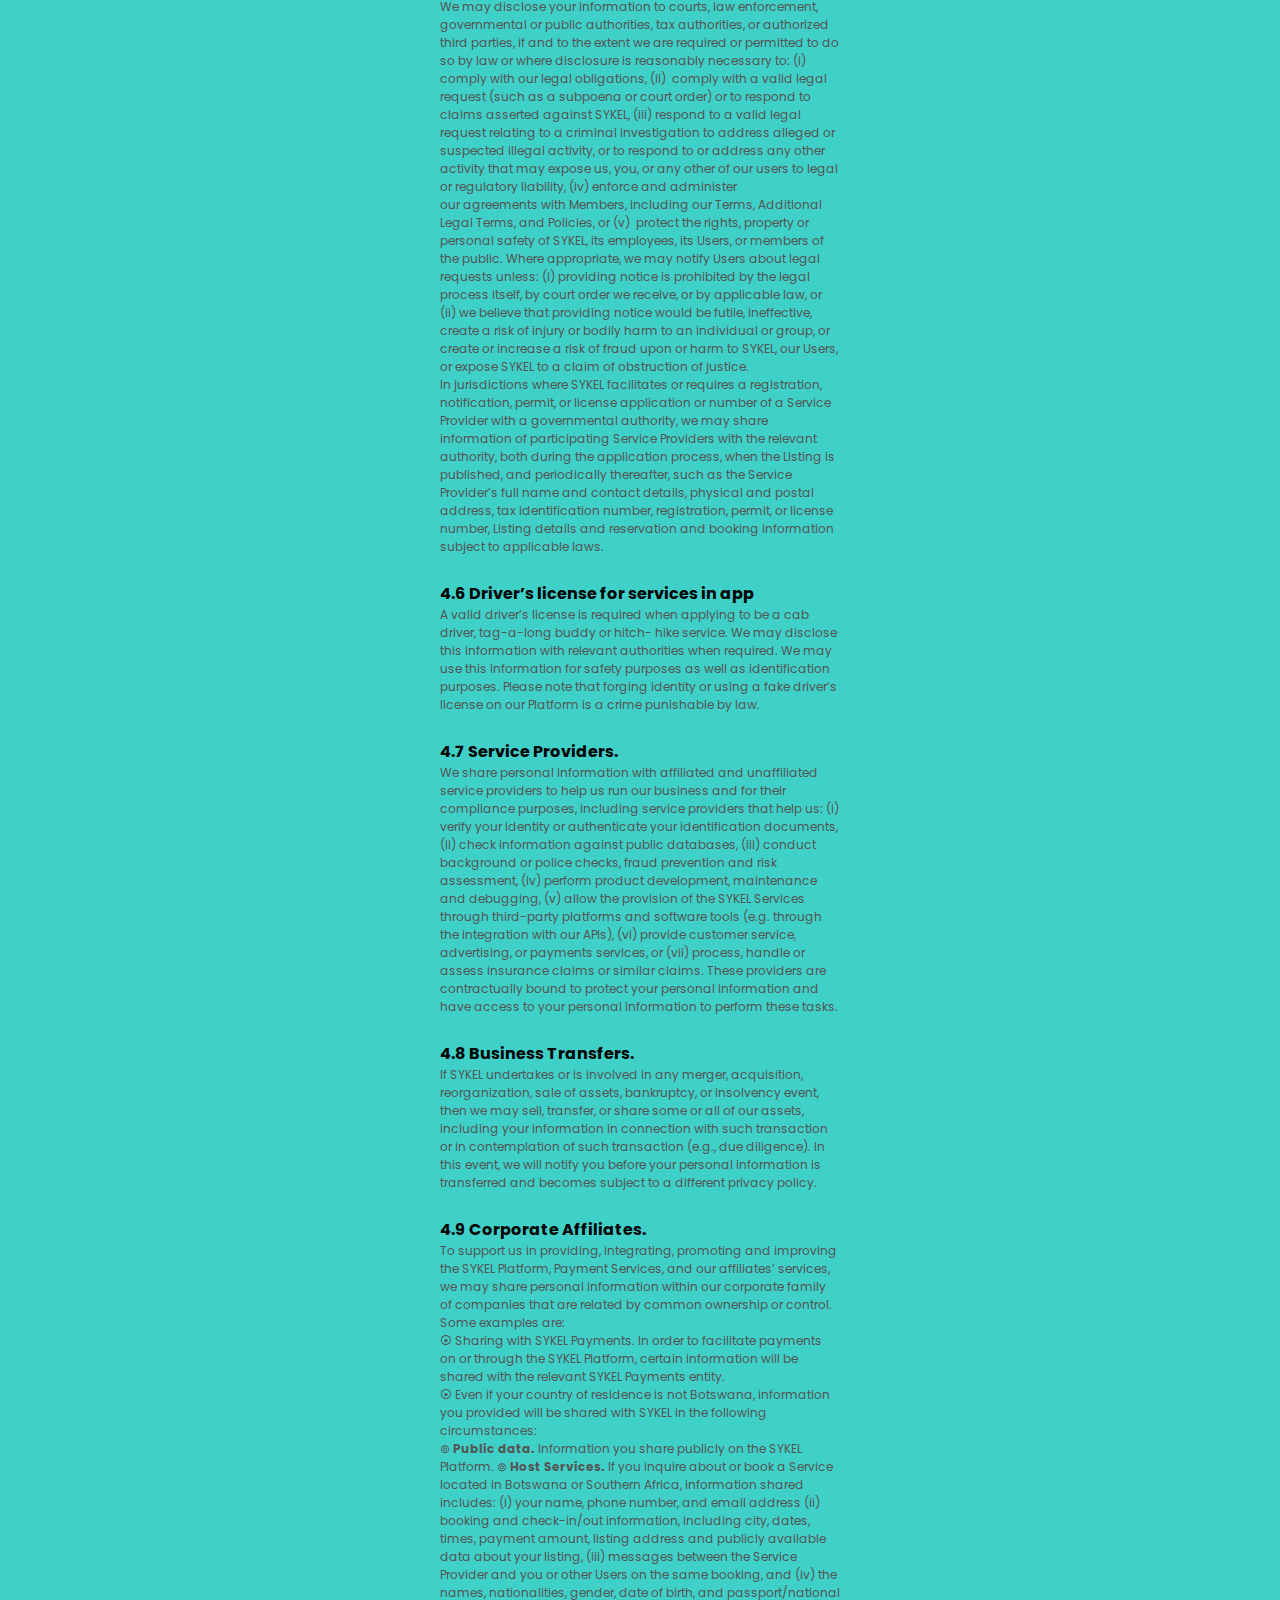
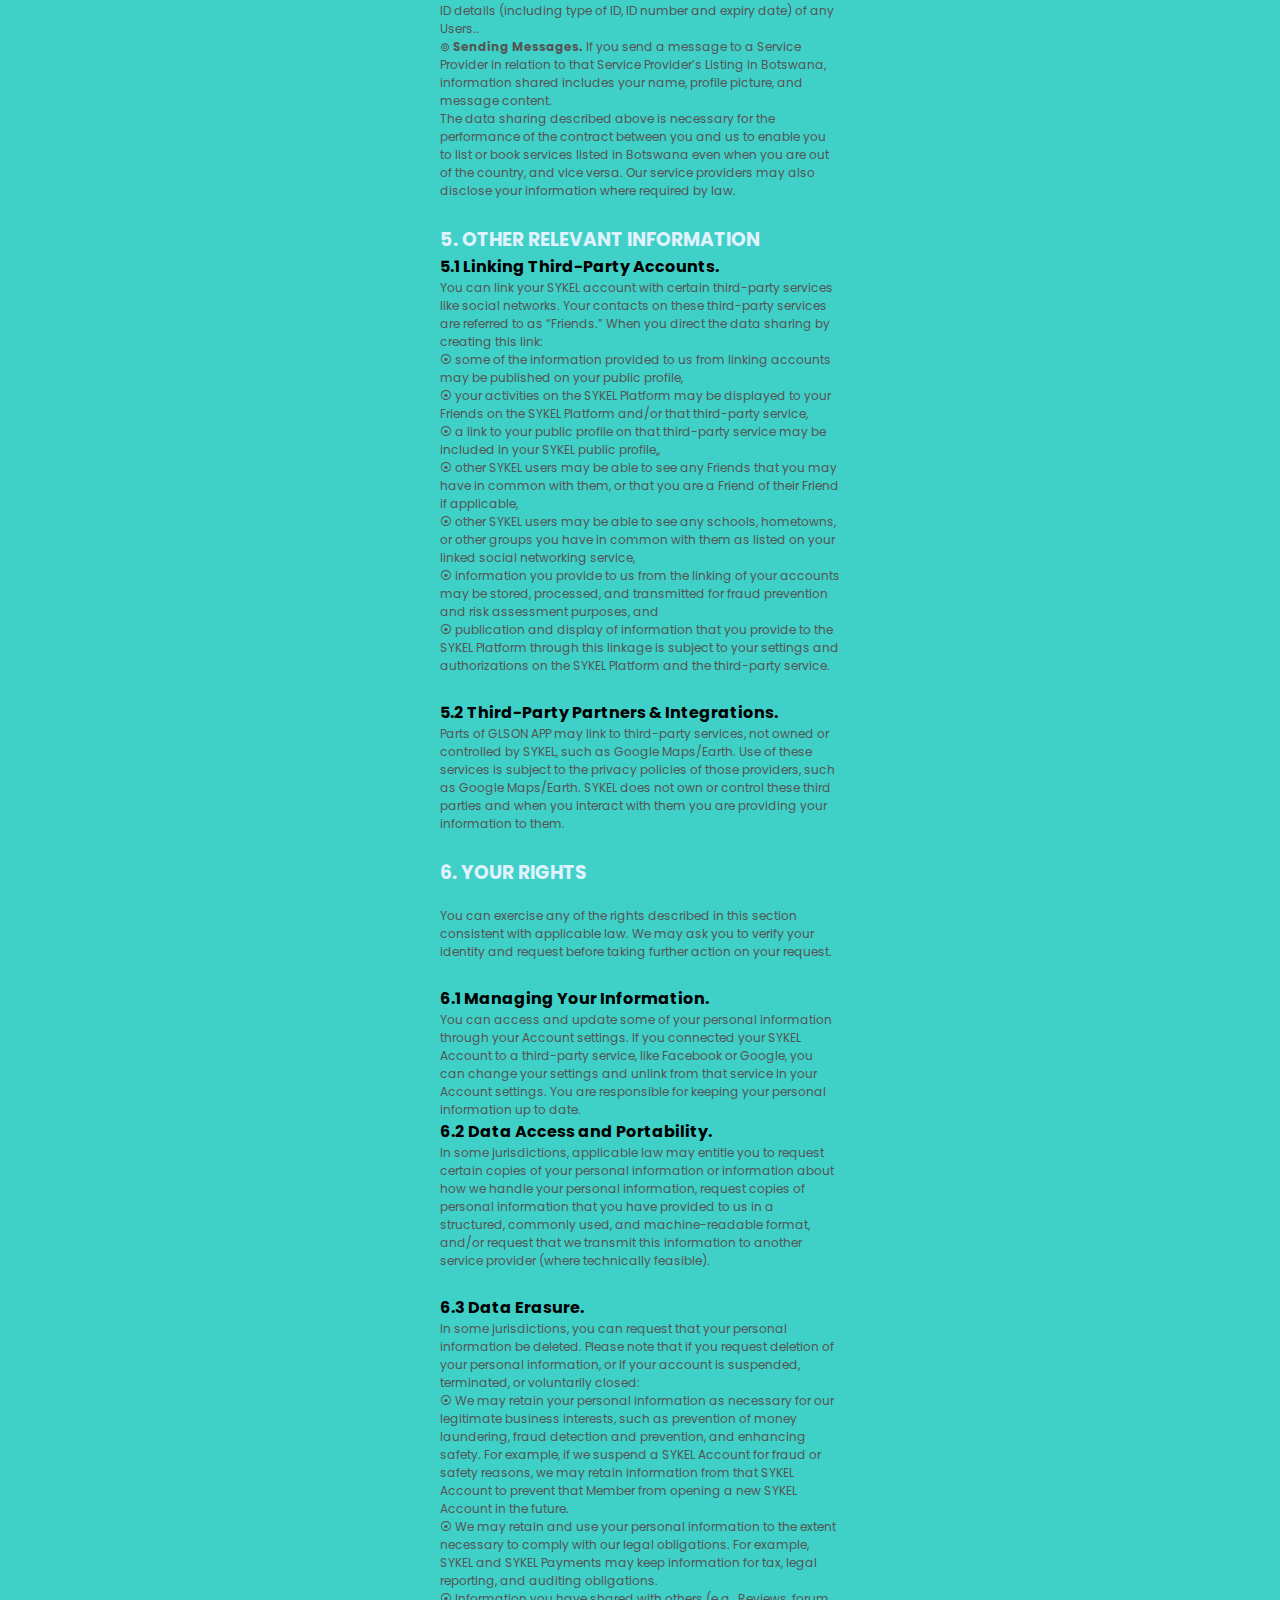
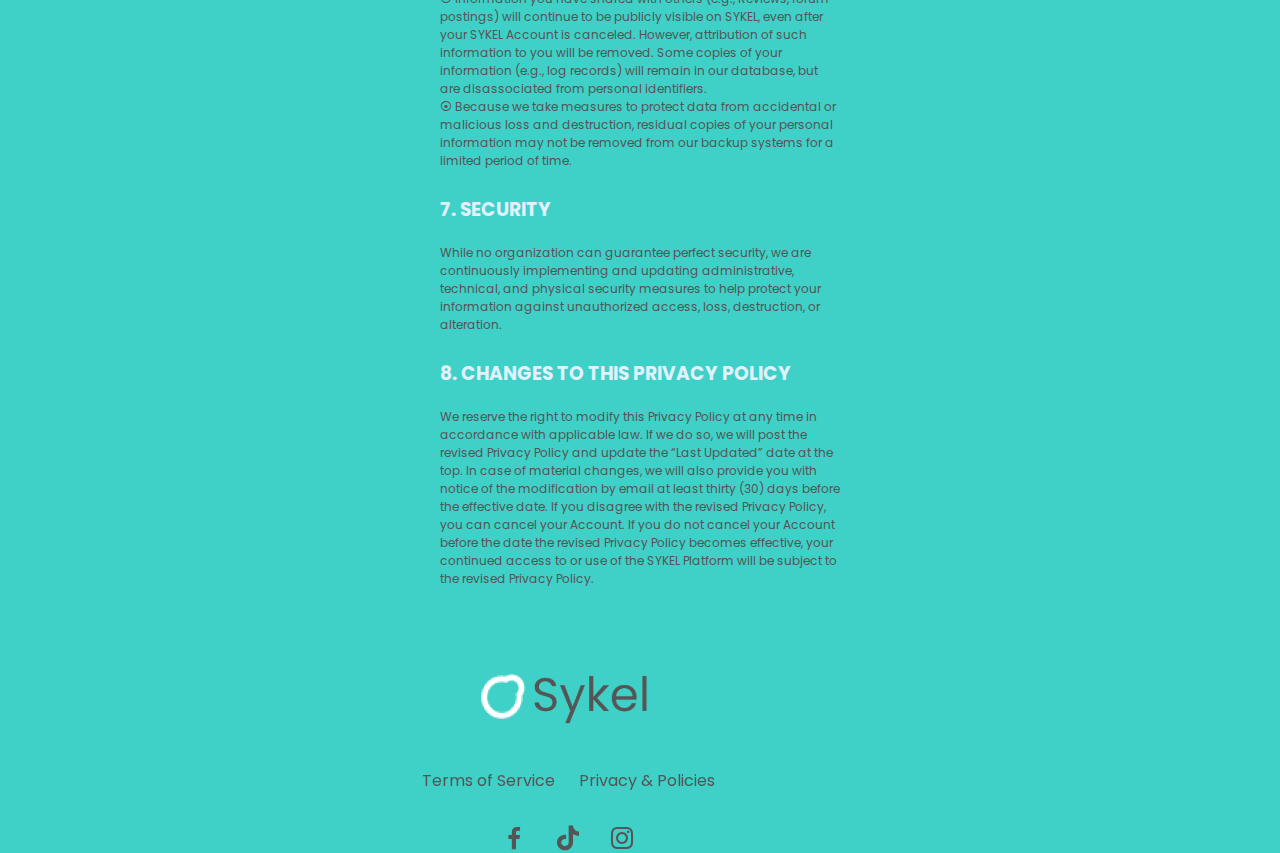
<file: privacy.html>
<!DOCTYPE html>
<html lang="en">
<head>
    <meta charset="UTF-8">
    <meta http-equiv="X-UA-Compatible" content="IE=edge">
    <meta name="viewport" content="width=device-width, initial-scale=1.0">
    <title>Sykel | Privacy</title>
    <link rel="icon" type="image/x-icon" href="./images2/sykel_logo.png">
    <link rel="stylesheet" href="style.css">
    <link href='https://unpkg.com/boxicons@2.0.7/css/boxicons.min.css' rel='stylesheet'>
    <link rel="stylesheet" href="https://unpkg.com/swiper/swiper-bundle.min.css" />
</head>
<body>
    <!--navbar-->
    <header class="nav_bar">
        <a href="index.html"><img class="logo" src="images2/logo.png" alt="logo"></a>
    </header>
    <!--#privacy-->
    <div id="our_story">
        <section class="other">
            <div class="text_area3">
                <h1>PRIVACY POLICY</h1>
                <br>
                <h3 class="other_h3">1. DEFINITIONS</h3>
                    <p class="other_p">Undefined terms in this Privacy Policy have the same definition as in our Terms of
                        Service (<b>“Terms”</b>).
                    </p>
                <br>
                <h3 class="other_h3">2. PERSONAL INFORMATION WE COLLECT</h3> 
                <h4>2.1 Information needed to use SYKEL.</h4>
                <p class="other_p">We collect personal information about you when you use SYKEL Platform. Without it, we may
                    not be able to provide all services requested. This information includes:
                    <br>
                        ⦿ <b>Contact Information, Account, Profile Information.</b> Such as your first name, last
                        name, phone number, postal address, email address, date of birth, gender and profile
                        photo, some of which will depend on the features you use.<br>
                        ⦿ <b>Identity Policy.</b> Please note that forging identity on our platform is a crime that is
                        punishable by law.<br>
                        ⦿ <b>Identity Verification and Payment Information.</b> Such as images of your government
                        issued ID, your ID number or other verification information, your driver’s license
                        (required for car rental and hitch-hiking services), bank account or payment account
                        information. ​​If you are not our user, we may receive payment information relating to you,
                        such as when one of our app user provides your payment card to complete a booking or
                        payment. If a copy of your ID is provided to us, we may scan, use, and store information
                        contained in your ID to verify your identity.<br>
                </p>
                <br>
                <h4>2.2 Information you choose to give us.</h4>
                <p class="other_p">You can choose to provide us with additional personal information. This information may
                    include:
                    <br>
                        ⦿ <b>Additional Profile Information.</b> Such as preferred language(s), city, and personal
                        description. Some of this information as indicated in your account settings is part of your
                        public profile page and will be publicly visible. When you complete your profile, you can
                        share with us additional information, such as details on your bio, interests and other
                        details about you, as well as content such as photos and videos. To add certain content,
                        like pictures or videos, you may allow us to access your camera or photo album.<br>
                        ⦿ <b>Information About Others.</b>Such as a payment instrument belonging to another person
                        or information about a co-traveler or co-user. By providing us with personal information
                        about others, you certify that you have permission to provide that information to SYKEL
                        for the purposes described in this Privacy Policy, have shared the Sykel Privacy Policy
                        with them, and they have read and understood that it applies to them.<br>
                        ⦿ <b>Address Book Contact Information.</b> Address book contacts you import or enter
                        manually.<br>
                        ⦿ <b>Other Information.</b> Such as when you fill in a form, add information to your account,
                        respond to surveys, post to community forums, participate in promotions, communicate
                        with our customer care team and other Members, or share your experience with us. This
                        may include health information if you choose to share it with us.<br>
                </p>
                <br>
                <h4>2.3 SYKEL Payment Method.</h4>
                <p class="other_p">
                    <b>Payment Transaction Information.</b> All payments made to Sykel or Sykel Service
                    Providers will be made in cash.<br>
                </p>
                <br>
                <h4>2.4 Personal Information We Collect from Third Parties.</h4>
                <p class="other_p">We collect personal information from other sources, such as:
                    <br>
                        ⦿ <b>Third-Party Services.</b> If you link, connect, or login to our Platform through a third party
                        service (e.g. Google, Facebook, WeChat), you direct the service to send us information
                        such as your registration, friends list, and profile information as controlled by that service
                        or as authorized by you via your privacy settings at that service.<br>
                        ⦿ <b>Background Information.</b>For safety purposes, to the extent permitted by applicable
                        laws, we may obtain, for example, reports of criminal records, sex offender registrations,
                        and other information about you and/or your background. We may use your information,
                        including your full name and date of birth, to obtain such reports.<br>
                        ⦿ <b>Referrals and co-travelers.</b> If you are invited to our Platform, such as a co-traveler on a
                        tag-a-long or hitch-hiking trip, the person who invited you can submit personal
                        information about you such as your email address or other contact information.<br>
                        ⦿ <b>Other Sources.</b> To the extent permitted by applicable law, we may receive additional
                        information about you, such as references, demographic data, or information to help
                        detect fraud and safety issues from third party service providers and/or partners, and
                        combine it with information we have about you. For example, we may receive
                        background check results or fraud warnings from identity verification service providers
                        for use in our fraud prevention and risk assessment efforts. We may receive information
                        about you and your activities on and off our Platform, or about your experiences and
                        interactions from our partners. We may receive health information, including but not
                        limited to, health information related to contagious diseases.<br>
                </p>
                <br>
                <h3 class="other_h3">3. HOW WE USE INFORMATION WE COLLECT</h3>
                <h4>3.1 Provide, Improve, and Develop the SYKEL.</h4>
                <p class="other_p">Such as to:
                    <br>
                        ⦿ enable you to access the SYKEL Platform and make and receive payments,<br>
                        ⦿ enable you to communicate with other Members,<br>
                        ⦿ process your request,<br>
                        ⦿ perform analytics, debug and conduct research,<br>
                        ⦿ enable you to access our transportation and rental facilities,<br>
                        ⦿ enable you to request our cab services through our database,<br>
                        ⦿ enable you to access our hitch-hiking and tag-a-long services,<br>
                        ⦿ send you messages, updates, security alerts, and account notifications,<br>
                        ⦿ if you provide us with your contacts’ information, such as your friends or co-travelers, we
                        may process this information: (i) to facilitate your referral invitations, (ii) to share your trip
                        details and facilitate trip planning, (iii) for fraud detection and prevention, and (iv) to
                        facilitate your requests or for any other purpose you authorize,<br>
                        ⦿ personalize and customize your experience based on your interactions with the SYKEL
                        Platform, your search and booking history, your profile information and preferences, and
                        other content you submit, and<br>
                        ⦿ enable your use of our enterprise products.<br>
                </p>
                <br>
                <h4>3.2 Create and Maintain a Trusted and Safer Environment.</h4>
                <p class="other_p">Including to:
                    <br>
                        ⦿ detect and prevent fraud, spam, abuse, security and safety incidents, and other harmful
                        activity,<br>
                        ⦿ study and combat discrimination consistent with our Nondiscrimination Policy,<br>
                        ⦿ conduct security investigations and risk assessments,<br>
                        ⦿ verify or authenticate information provided by you,<br>
                        ⦿ conduct checks against databases and other information sources, including background
                        or police checks,<br>
                        ⦿ comply with our legal obligations, protect the health and well-being of our Guests, Hosts,
                        Hosts’ employees, and members of the public,<br>
                        ⦿ resolve disputes with our Members, including sharing information with other users on
                        this platform about disputes related to your experience on our Platform or with other
                        users on this Platform,<br>
                        ⦿ enforce our agreements with third parties,<br>
                        ⦿ comply with law, respond to legal requests, prevent harm, and protect our rights,<br>
                        ⦿ enforce our Terms and other policies (e.g. Identity Policy), and<br>
                        ⦿ in connection with the activities above, we may conduct profiling based on your
                        interactions with the SYKEL Platform, your profile information and other content you
                        submit to SYKEL, and information obtained from third parties. In limited cases,
                        automated processes, which analyze your account and activities on the SYKEL platform
                        as well as information in relation to activities on and off the SYKEL platform that can be
                        associated with you, could restrict or suspend access to the SYKEL Platform if such
                        processes detect activity that may pose a safety or other risk to SYKEL, our community,
                        or third parties. If you would like to challenge decisions based on automated processes,
                        please contact us via the Contact Information section below.<br>
                </p>
                <br>
                <h4>3.3 Provide, Personalize, Measure, and Improve our Advertising and Marketing.</h4>
                <p class="other_p">For example, to:
                    <br>
                        ⦿ send you promotional messages, marketing, advertising, and other information based on
                        your preferences and social media advertising through social media platforms,<br>
                        ⦿ personalize, measure, and improve our advertising,<br>
                        ⦿ administer referral programs, rewards, surveys, sweepstakes, contests, or other
                        promotional activities or events sponsored or managed by SYKEL or its third-party
                        partners,<br>
                        ⦿ analyze characteristics and preferences to send you promotional messages, marketing,
                        advertising, and other information that we think might be of interest to you, and<br>
                        ⦿ invite you to events and relevant opportunities.<br>
                </p>
                <br>
                <h4>3.4 Provide Payment services.</h4>
                <p class="other_p">Personal information is used to enable, or authorize third
                    parties to use, Payment Services such as to:
                    <br>
                        ⦿ detect and prevent money laundering, fraud, abuse, and security incidents,<br>
                        ⦿ conduct security investigations and risk assessments,<br>
                        ⦿ comply with legal obligations (such as anti-money laundering regulations),<br>
                        ⦿ enforce the <b>Payment Terms</b> and other payment policies,<br>
                        ⦿ with your consent, send you promotional messages, marketing, advertising, and other
                        information that may be of interest to you based on your preferences, and,<br>
                        ⦿ provide and improve Payment Services.<br>
                </p>
                <br>
                <h3 class="other_h3">4. SHARING AND DISCLOSURE</h3>
                <h4>4.1 Sharing Your Information With Your Consent or at Your Direction.</h4>
                <p class="other_p">Where you provide consent, we share your information as described at the time of consent,
                    such as when authorizing a SYKEL user, third-party application or website to access your
                    SYKEL account or participating in promotional activities by SYKEL partners or third parties.
                </p>
                <br>
                <h4>4.2 Sharing Between Members.</h4>
                <p class="other_p">To help facilitate bookings or other interactions between Members, we may need to share
                    certain information such as:
                    <br>
                        ⦿ When a booking request is made, when there is a tag-a-long buddy, or a dispute is
                        submitted, certain information may be shared between Service Provider(s) and User(s),
                        including profile, name, cancellation history, review information, age of user (unless
                        prohibited by applicable law), dispute outcome (when applicable), and other information
                        you choose to share and submit. When a booking is confirmed, additional information is
                        shared to assist with coordinating the trip, like profile photo and phone number. When
                        you as a Service Provider have a confirmed booking, certain information is shared with
                        the User (and any additional people they invite, if applicable) to coordinate the booking,
                        such as your profile, full name, phone number, and Listing address.<br>
                        ⦿ When you as a Service Provider invite another Member to travel with you, you authorize
                        that person to access and update your information and Member Content, including, but
                        not limited to, certain information like your full name, phone number, Accommodation
                        address, calendar, listing information, Listing photos, and email address.<br>
                        ⦿ When you as a User invite additional Guests to a booking, your name, travel dates,
                        Service Provider name, listing details, Accommodation address, and other related
                        information will be shared with each additional Guest.<br>
                </p>
                <br>
                <h4>4.3 Information You Publish in Profiles, Listings, and other Public Information.</h4>
                <p class="other_p">You can make certain information publicly visible to others, such as:
                    <br>
                        ⦿ Your public profile page, which includes your profile photo, first name (or initials where
                        applicable), description, and city.<br>
                        ⦿ Listing pages that include information such as the cab services available, car rentals,
                        hitch-hiking services, tag-a-long service or Experience’s approximate or precise location
                        description, calendar availability, profile photo, aggregated demand information and
                        additional information you choose to share.<br>
                        ⦿ Reviews, ratings, and other public feedback.<br>
                        ⦿ Content in a community or discussion forum, blog, or social media post.<br>
                        We may display parts of your public profile and other Content you make available to the public
                        like Listing details on third-party sites, platforms, and apps.
                        Information you share publicly on the SYKEL Platform may be indexed through third-party
                        search engines. In some cases, you may opt-out of this feature in your account settings.
                </p>
                <br>
                <h4>4.4 Service Providers.</h4>
                <p class="other_p">Service providers in our Platform may use third-party services to help manage or deliver their
                    services, such as cab services or hitch-hiking and tag-a-long requests.
                </p>
                <br>
                <h4>4.5 Complying with Law, Responding to Legal Requests, Preventing Harm and Protecting
                    our Rights.</h4>
                <p class="other_p">We may disclose your information to courts, law enforcement, governmental or public
                    authorities, tax authorities, or authorized third parties, if and to the extent we are required or
                    permitted to do so by law or where disclosure is reasonably necessary to: (i) comply with our
                    legal obligations, (ii)  comply with a valid legal request (such as a subpoena or court order) or to
                    respond to claims asserted against SYKEL, (iii) respond to a valid legal request relating to a
                    criminal investigation to address alleged or suspected illegal activity, or to respond to or address
                    any other activity that may expose us, you, or any other of our users to legal or regulatory
                    liability, (iv) enforce and administer our agreements with Members, including
                    our Terms, Additional Legal Terms, and Policies, or (v)  protect the rights, property or personal
                    safety of SYKEL, its employees, its Users, or members of the public.
                    Where appropriate, we may notify Users about legal requests unless: (i) providing notice is
                    prohibited by the legal process itself, by court order we receive, or by applicable law, or (ii) we
                    believe that providing notice would be futile, ineffective, create a risk of injury or bodily harm to
                    an individual or group, or create or increase a risk of fraud upon or harm to SYKEL, our Users,
                    or expose SYKEL to a claim of obstruction of justice.
                    <br>
                    In jurisdictions where SYKEL facilitates or requires a registration, notification, permit, or license
                    application or number of a Service Provider with a governmental authority, we may share
                    information of participating Service Providers with the relevant authority, both during the
                    application process, when the Listing is published, and periodically thereafter, such as the
                    Service Provider’s full name and contact details, physical and postal address, tax identification
                    number, registration, permit, or license number, Listing details and reservation and booking
                    information subject to applicable laws.
                </p>
                <br>
                <h4>4.6 Driver’s license for services in app</h4>
                <p class="other_p">A valid driver’s license is required when applying to be a cab driver, tag-a-long buddy or hitch-
                    hike service. We may disclose this information with relevant authorities when required. We may
                    use this information for safety purposes as well as identification purposes. Please note that
                    forging identity or using a fake driver’s license on our Platform is a crime punishable by law.
                </p>
                <br>
                <h4>4.7 Service Providers.</h4>
                <p class="other_p">We share personal information with affiliated and unaffiliated service providers to help us run
                    our business and for their compliance purposes, including service providers that help us: (i)
                    verify your identity or authenticate your identification documents, (ii) check information against
                    public databases, (iii) conduct background or police checks, fraud prevention and risk
                    assessment, (iv) perform product development, maintenance and debugging, (v) allow the
                    provision of the SYKEL Services through third-party platforms and software tools (e.g. through
                    the integration with our APIs), (vi) provide customer service, advertising, or payments services,
                    or (vii) process, handle or assess insurance claims or similar claims. These providers are
                    contractually bound to protect your personal information and have access to your personal
                    information to perform these tasks.
                </p>
                <br>
                <h4>4.8 Business Transfers.</h4>
                <p class="other_p">If SYKEL undertakes or is involved in any merger, acquisition, reorganization, sale of assets,
                    bankruptcy, or insolvency event, then we may sell, transfer, or share some or all of our assets,
                    including your information in connection with such transaction or in contemplation of such
                    transaction (e.g., due diligence). In this event, we will notify you before your personal
                    information is transferred and becomes subject to a different privacy policy.
                </p>
                <br>
                <h4>4.9 Corporate Affiliates.</h4>
                <p class="other_p">To support us in providing, integrating, promoting and improving the SYKEL Platform, Payment
                    Services, and our affiliates’ services, we may share personal information within our corporate
                    family of companies that are related by common ownership or control. Some examples are:
                    <br>
                        ⦿ Sharing with SYKEL Payments. In order to facilitate payments on or through the SYKEL
                        Platform, certain information will be shared with the relevant SYKEL Payments entity.<br>
                        ⦿ Even if your country of residence is not Botswana, information you provided will be
                        shared with SYKEL in the following circumstances:<br>
                            ⊚ <b>Public data.</b> Information you share publicly on the SYKEL Platform.
                            ⊚ <b>Host Services.</b> If you inquire about or book a Service located in Botswana or
                            Southern Africa, information shared includes: (i) your name, phone number, and
                            email address (ii) booking and check-in/out information, including city, dates,
                            times, payment amount, listing address and publicly available data about your
                            listing, (iii) messages between the Service Provider and you or other Users on
                            the same booking, and (iv) the names, nationalities, gender, date of birth, and
                            passport/national ID details (including type of ID, ID number and expiry date) of
                            any Users..<br>
                            ⊚ <b>Sending Messages.</b> If you send a message to a Service Provider in relation to
                            that Service Provider’s Listing in Botswana, information shared includes your
                            name, profile picture, and message content.<br>
    
                        The data sharing described above is necessary for the performance of the contract between you
                        and us to enable you to list or book services listed in Botswana even when you are out of the
                        country, and vice versa. Our service providers may also disclose your information where
                        required by law.<br>
                </p>
                <br>
                <h3 class="other_h3">5. OTHER RELEVANT INFORMATION</h3>
                <h4>5.1 Linking Third-Party Accounts.</h4>
                <p class="other_p">You can link your SYKEL account with certain third-party services like social networks. Your
                    contacts on these third-party services are referred to as “Friends.” When you direct the data
                    sharing by creating this link:
                    <br>
                        ⦿ some of the information provided to us from linking accounts may be published on your
                        public profile,<br>
                        ⦿ your activities on the SYKEL Platform may be displayed to your Friends on the SYKEL
                        Platform and/or that third-party service,<br>
                        ⦿ a link to your public profile on that third-party service may be included in your SYKEL
                        public profile,,<br>
                        ⦿ other SYKEL users may be able to see any Friends that you may have in common with
                        them, or that you are a Friend of their Friend if applicable,<br>
                        ⦿ other SYKEL users may be able to see any schools, hometowns, or other groups you
                        have in common with them as listed on your linked social networking service,<br>
                        ⦿ information you provide to us from the linking of your accounts may be stored,
                        processed, and transmitted for fraud prevention and risk assessment purposes, and<br>
                        ⦿ publication and display of information that you provide to the SYKEL Platform through
                        this linkage is subject to your settings and authorizations on the SYKEL Platform and the
                        third-party service.<br>
                </p>
                <br>
                <h4>5.2 Third-Party Partners &amp; Integrations.</h4>
                <p class="other_p">Parts of GLSON APP may link to third-party services, not owned or controlled by SYKEL, such
                    as Google Maps/Earth. Use of these services is subject to the privacy policies of those
                    providers, such as Google Maps/Earth. SYKEL does not own or control these third parties and
                    when you interact with them you are providing your information to them.
                </p>
                <br>
                <h3 class="other_h3">6. YOUR RIGHTS</h3>
                <p class="other_p">You can exercise any of the rights described in this section consistent with applicable law. We
                    may ask you to verify your identity and request before taking further action on your request.
                </p>
                <br>
                <h4>6.1 Managing Your Information.</h4>
                <p class="other_p">You can access and update some of your personal information through your Account settings. If
                    you connected your SYKEL Account to a third-party service, like Facebook or Google, you can
                    change your settings and unlink from that service in your Account settings. You are responsible
                    for keeping your personal information up to date.
                </p>
                <h4>6.2 Data Access and Portability.</h4>
                <p class="other_p">In some jurisdictions, applicable law may entitle you to request certain copies of your personal
                    information or information about how we handle your personal information, request copies of
                    personal information that you have provided to us in a structured, commonly used, and
                    machine-readable format, and/or request that we transmit this information to another service
                    provider (where technically feasible).
                </p>
                <br>
                <h4>6.3 Data Erasure.</h4>
                <p class="other_p">In some jurisdictions, you can request that your personal information be deleted. Please note
                    that if you request deletion of your personal information, or if your account is suspended,
                    terminated, or voluntarily closed:
                    <br>
                        ⦿ We may retain your personal information as necessary for our legitimate business
                        interests, such as prevention of money laundering, fraud detection and prevention, and
                        enhancing safety. For example, if we suspend a SYKEL Account for fraud or safety
                        reasons, we may retain information from that SYKEL Account to prevent that Member
                        from opening a new SYKEL Account in the future.<br>
                        ⦿ We may retain and use your personal information to the extent necessary to comply with
                        our legal obligations. For example, SYKEL and SYKEL Payments may keep information
                        for tax, legal reporting, and auditing obligations.<br>
                        ⦿ Information you have shared with others (e.g., Reviews, forum postings) will continue to
                        be publicly visible on SYKEL, even after your SYKEL Account is canceled. However,
                        attribution of such information to you will be removed. Some copies of your information
                        (e.g., log records) will remain in our database, but are disassociated from personal
                        identifiers.<br>
                        ⦿ Because we take measures to protect data from accidental or malicious loss and
                        destruction, residual copies of your personal information may not be removed from our
                        backup systems for a limited period of time.
                </p>
                <br>
                <h3 class="other_h3">7. SECURITY</h3>
                <p class="other_p">While no organization can guarantee perfect security, we are continuously implementing and
                    updating administrative, technical, and physical security measures to help protect your
                    information against unauthorized access, loss, destruction, or alteration.
                </p>
                <br>
                <h3 class="other_h3">8. CHANGES TO THIS PRIVACY POLICY</h3>
                <p class="other_p">We reserve the right to modify this Privacy Policy at any time in accordance with applicable law.
                    If we do so, we will post the revised Privacy Policy and update the “Last Updated” date at the
                    top. In case of material changes, we will also provide you with notice of the modification by
                    email at least thirty (30) days before the effective date. If you disagree with the revised Privacy
                    Policy, you can cancel your Account. If you do not cancel your Account before the date the
                    revised Privacy Policy becomes effective, your continued access to or use of the SYKEL
                    Platform will be subject to the revised Privacy Policy.
                </p>
                <br>
    <!--footer-->
    <footer id="footer">
        <div id="footer_content" class="privacy_footer">
            <a href="#our_story"><img src="images2/logo.png" alt="logo"></a>
            <br>
            <div class="tags">
                <ul class="footer_links">
                    <li><a href="terms.html">Terms of Service</a></li>
                    <li><a href="#">Privacy & Policies</a></li>
                </ul>
                <br>
                <ul class="socials">
                    <li><a href="https://www.facebook.com/Sykel-104197502461662/" class="footer_icon"><i class='bx bxl-facebook' ></i></a></li>
                    <li><a href="https://tiktok.com/@sykel_00" class="footer_icon"><i class='bx bxl-tiktok' ></i></a></li>
                    <li><a href="https://www.instagram.com/sykel1/" class="footer_icon"><i class='bx bxl-instagram' ></i></a></li>
                </ul>
            </div>
        <div class="footer_copy">
            <h6>Sykel App&#169; 2022. All Rights Reserved.</h6>
        </div>
    </footer>
</body>
</html>
</file>
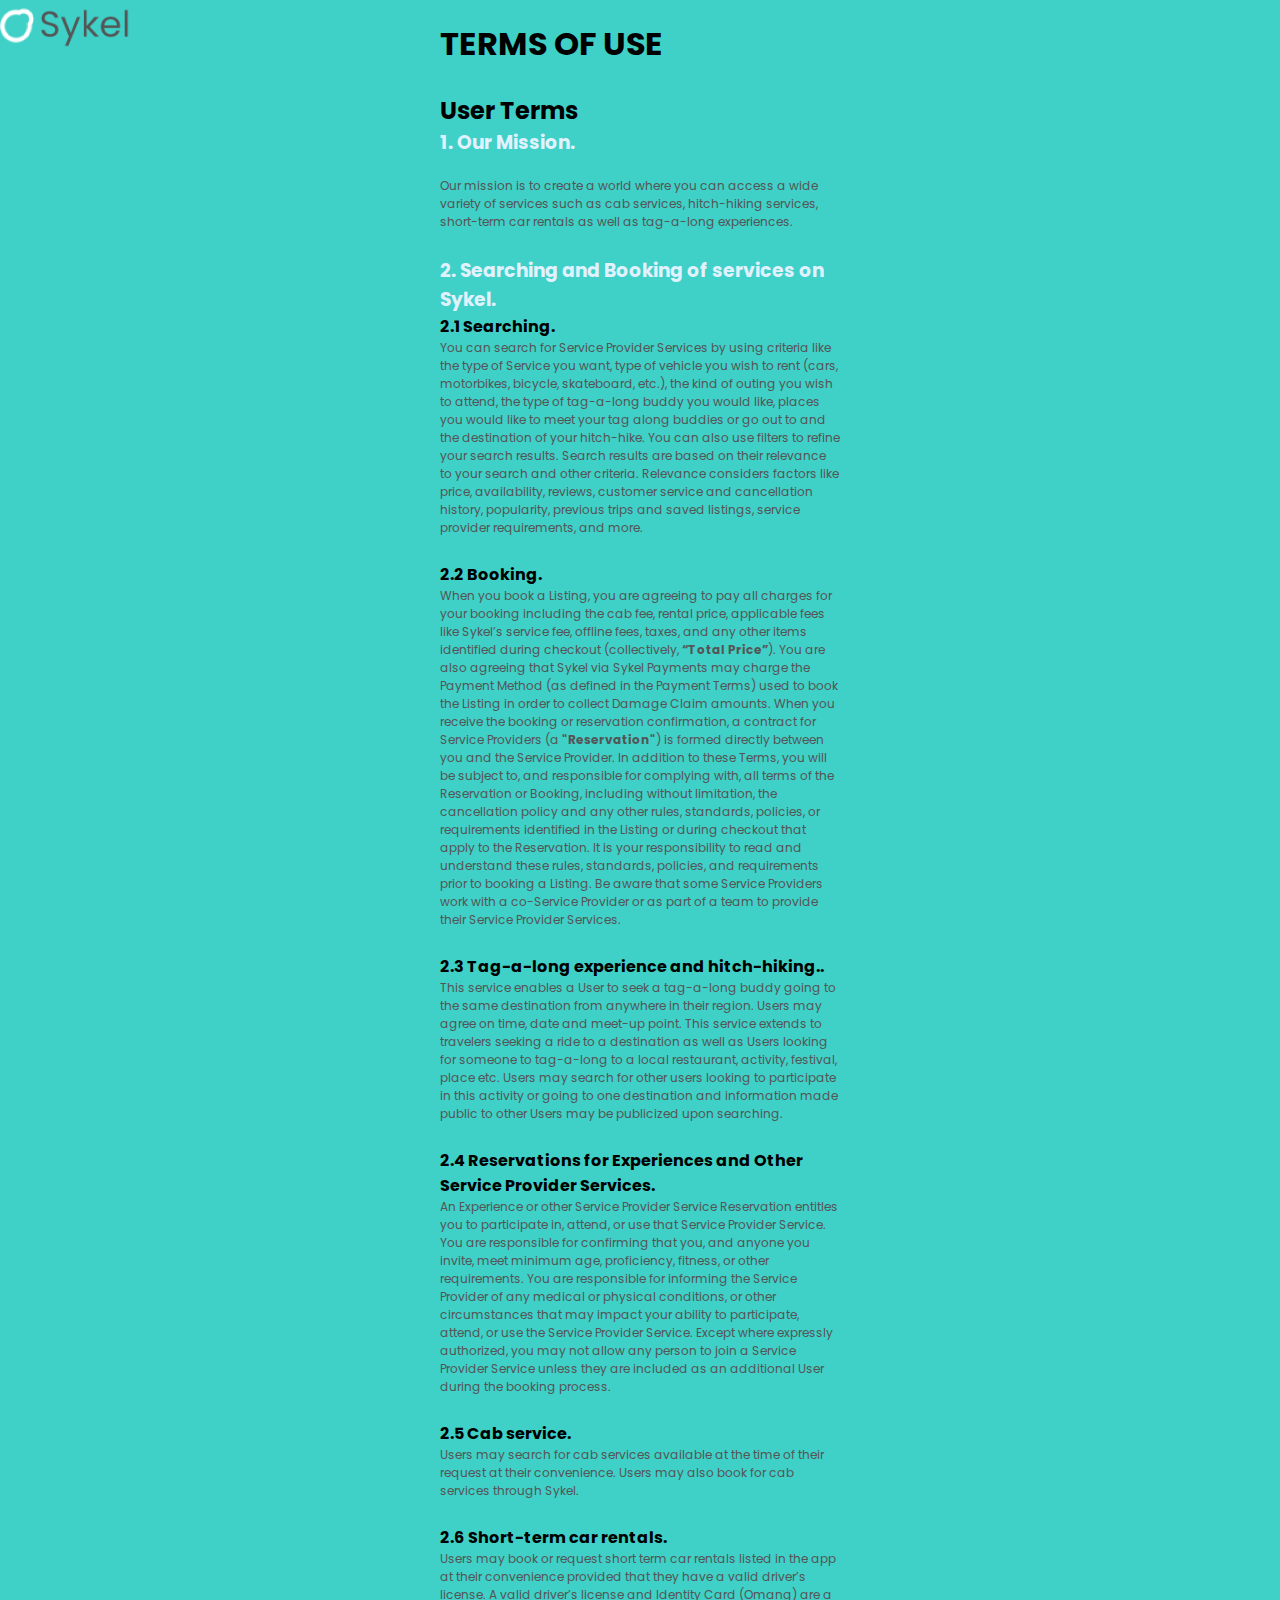
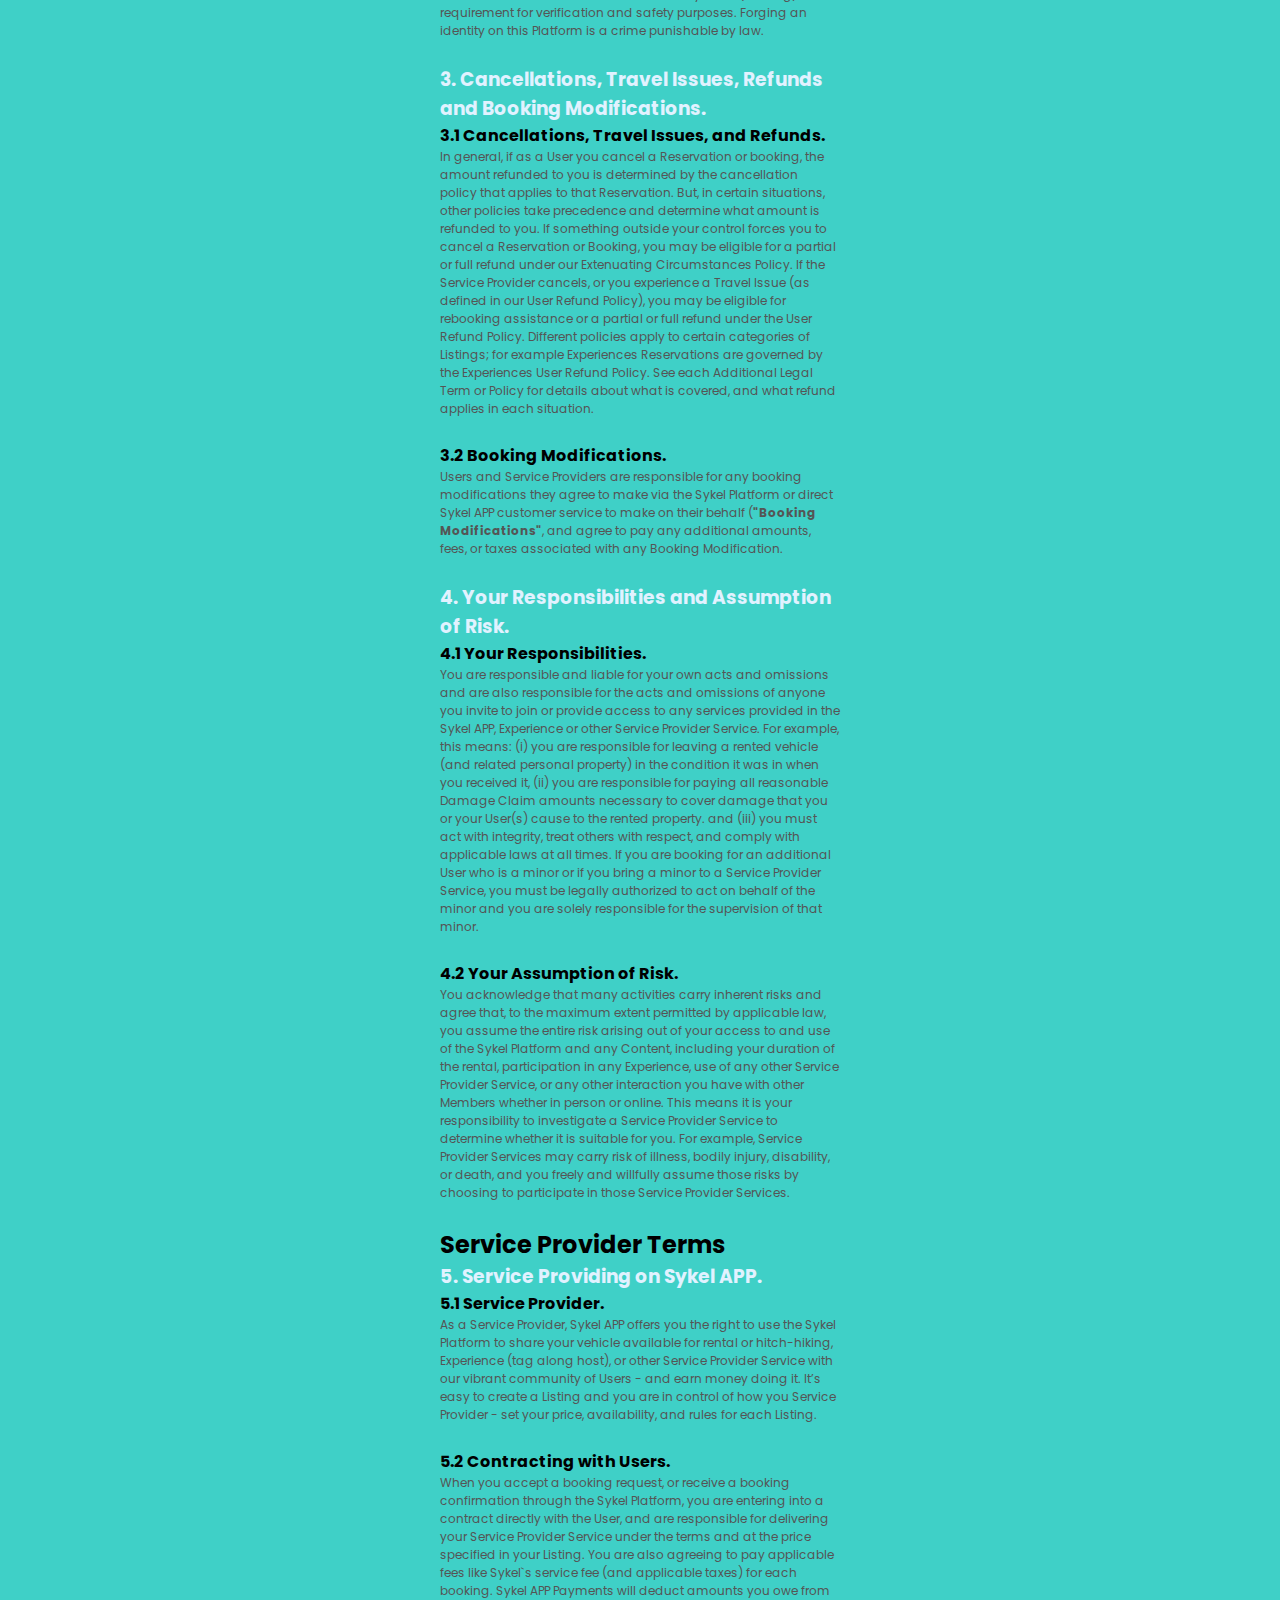
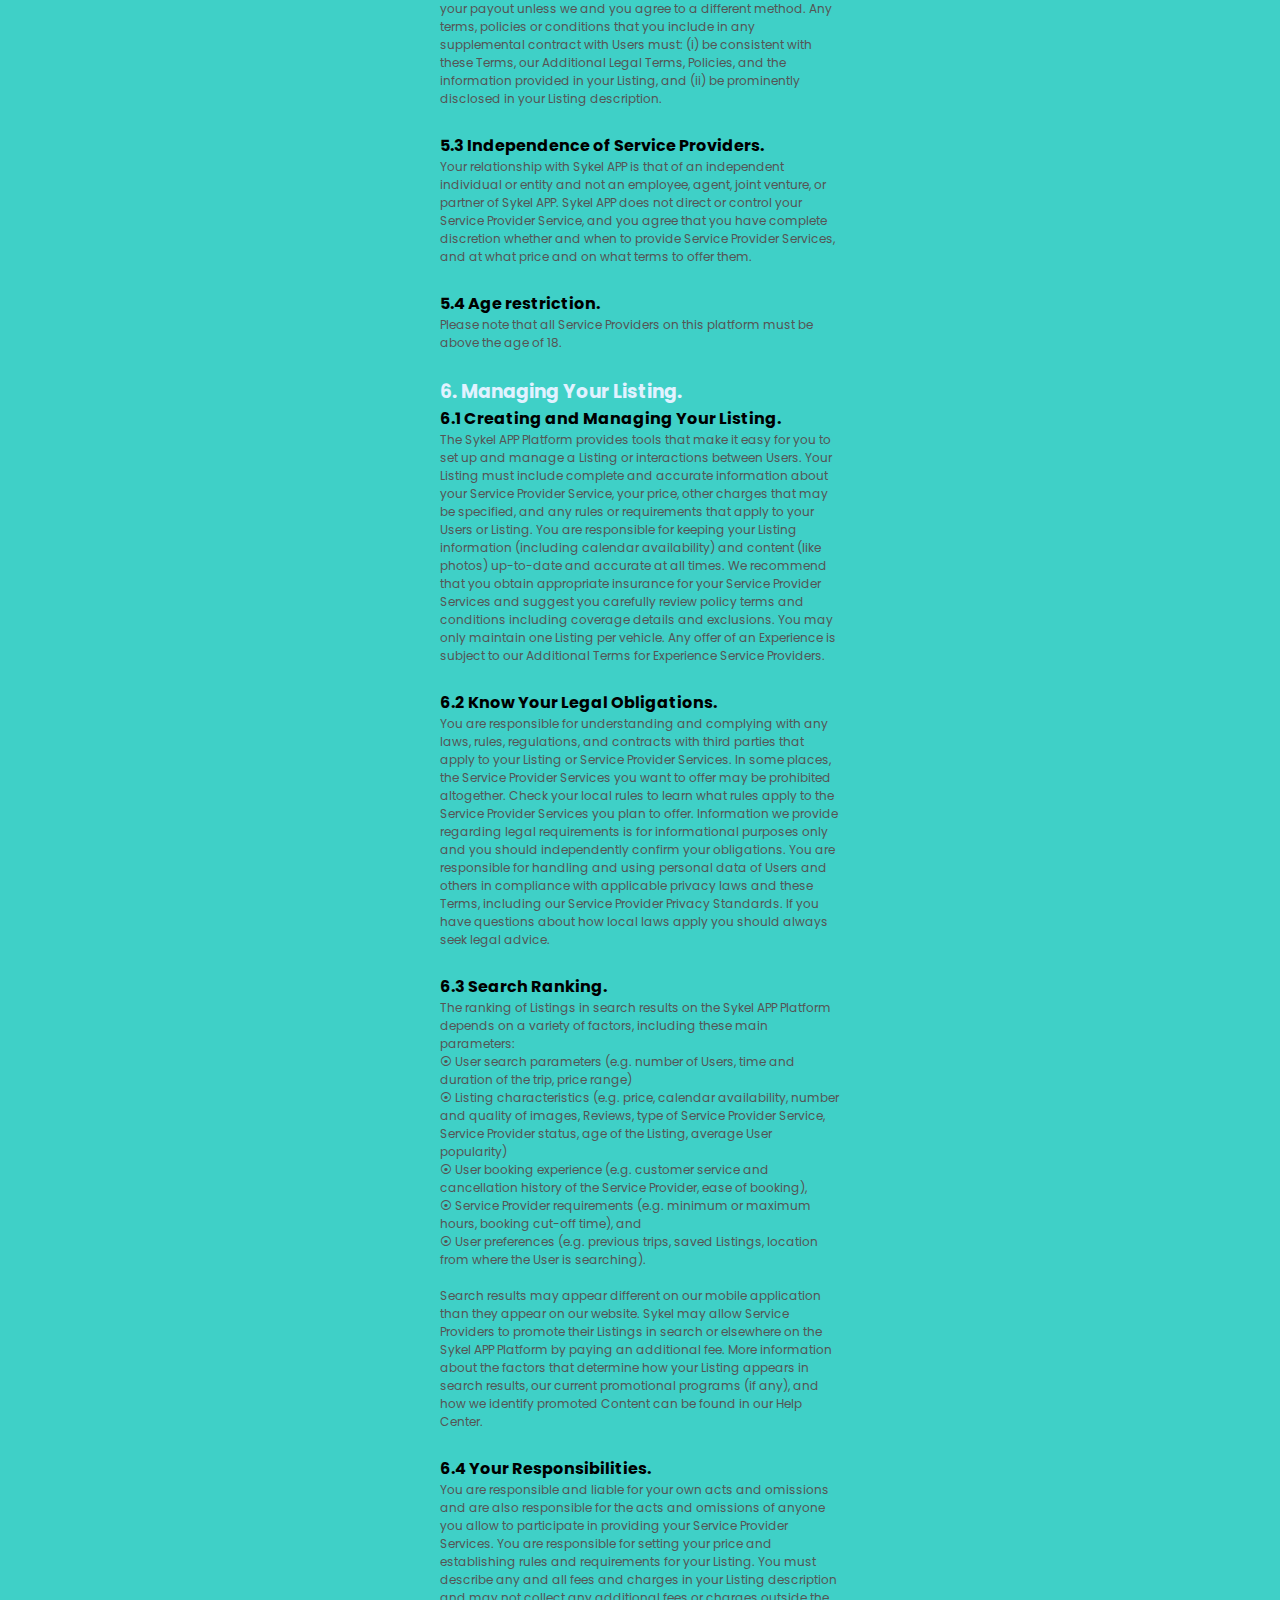
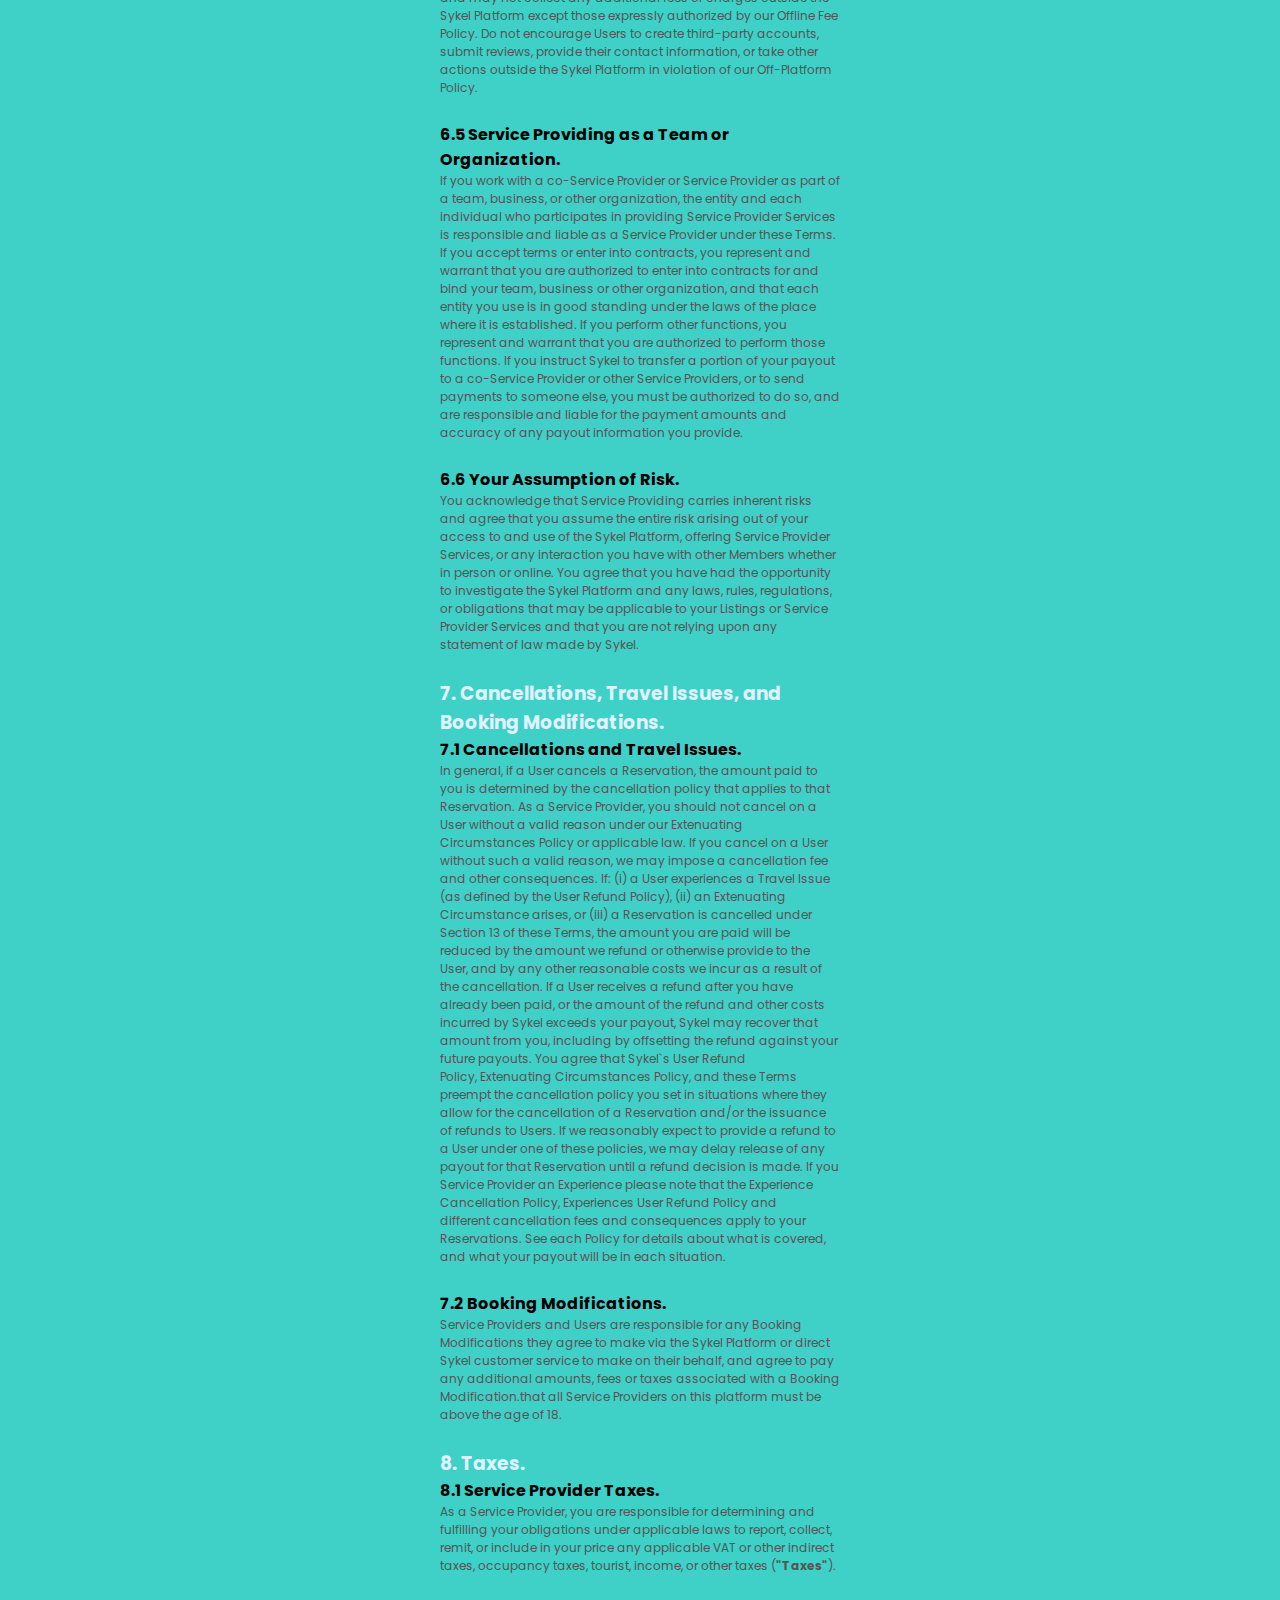
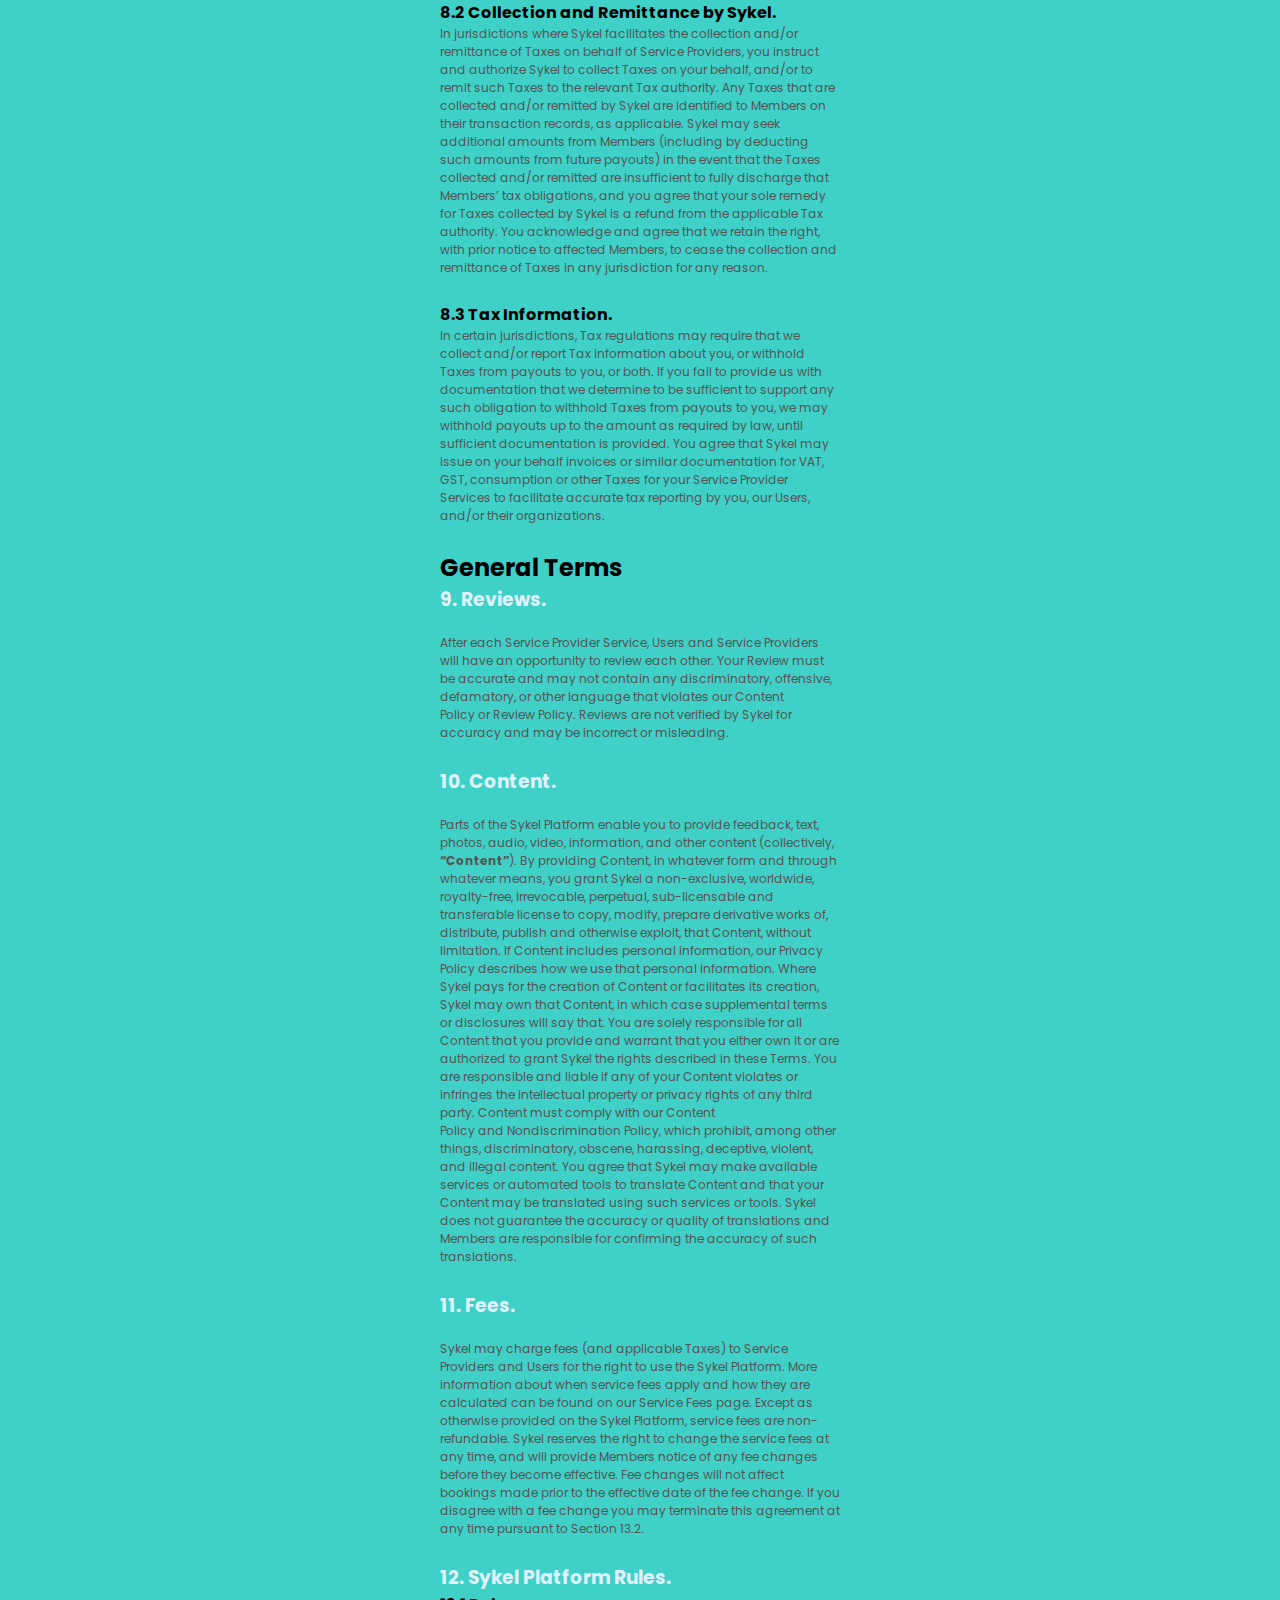
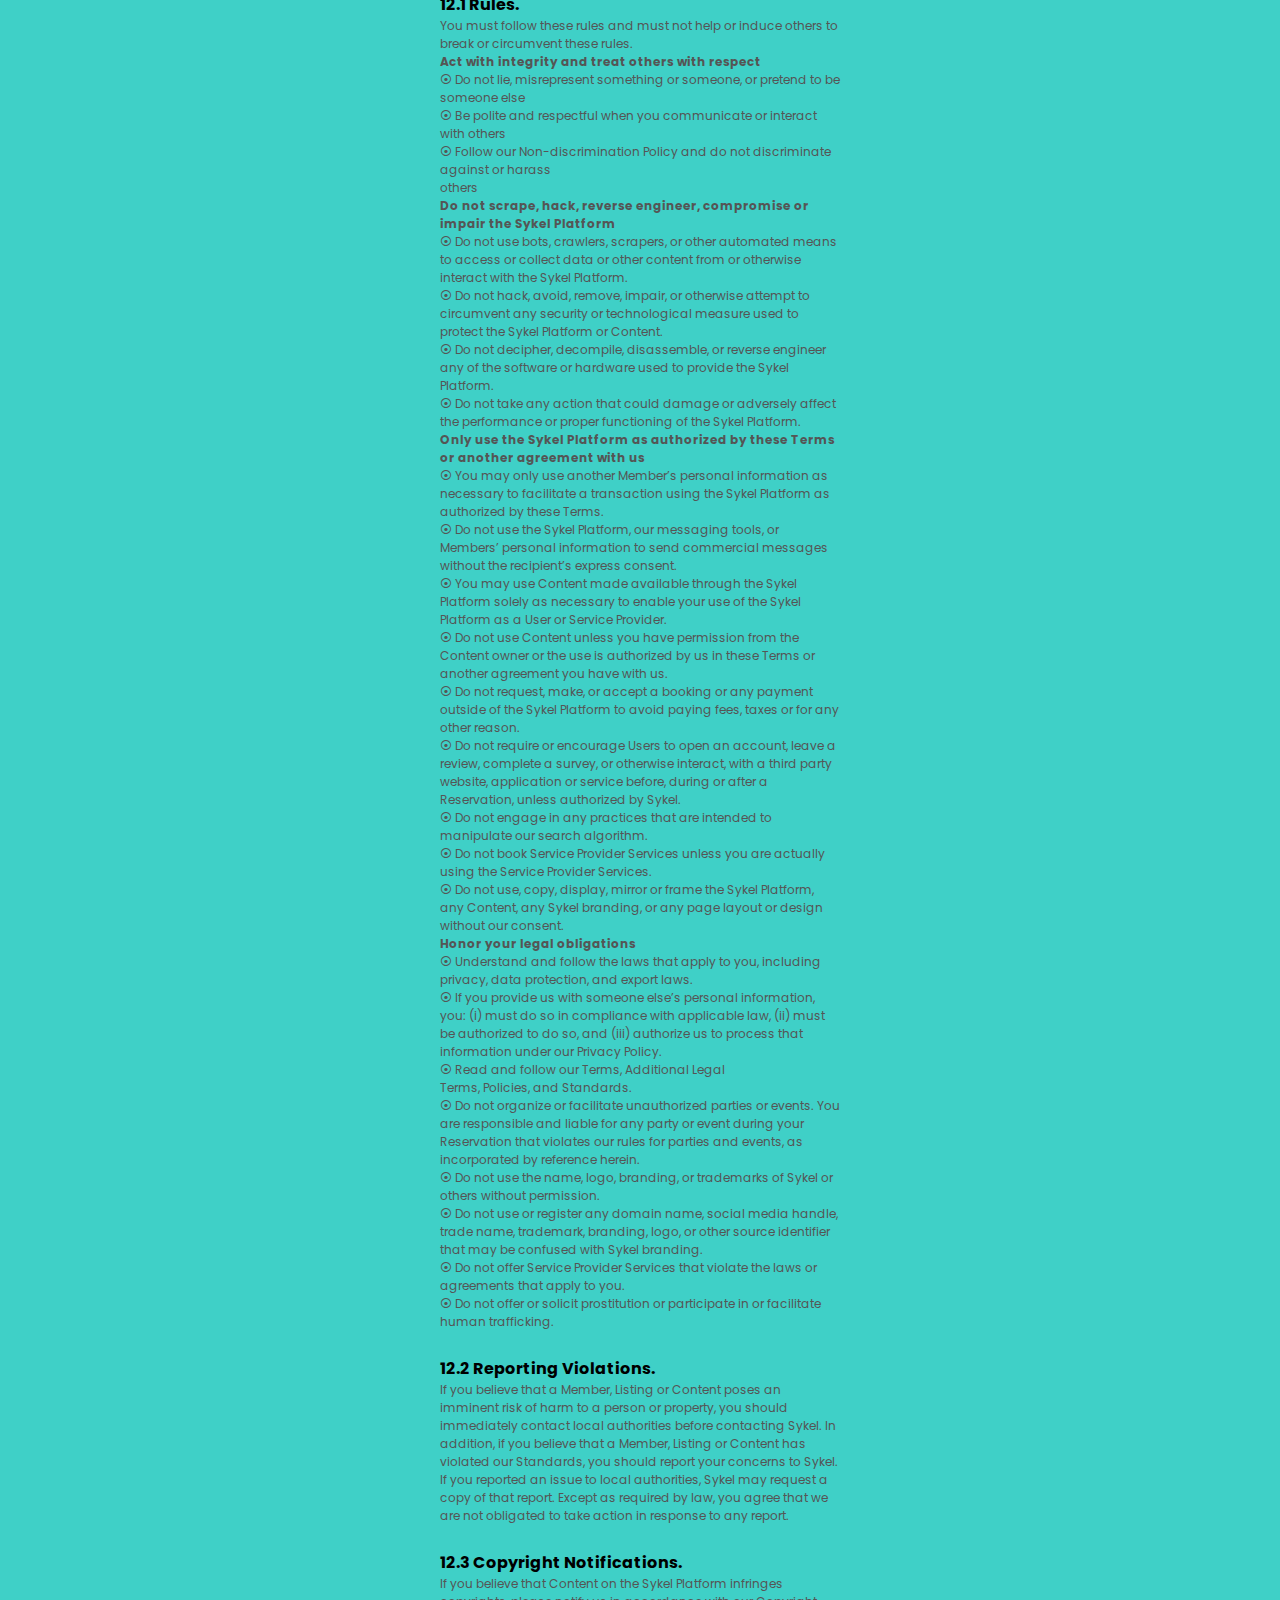
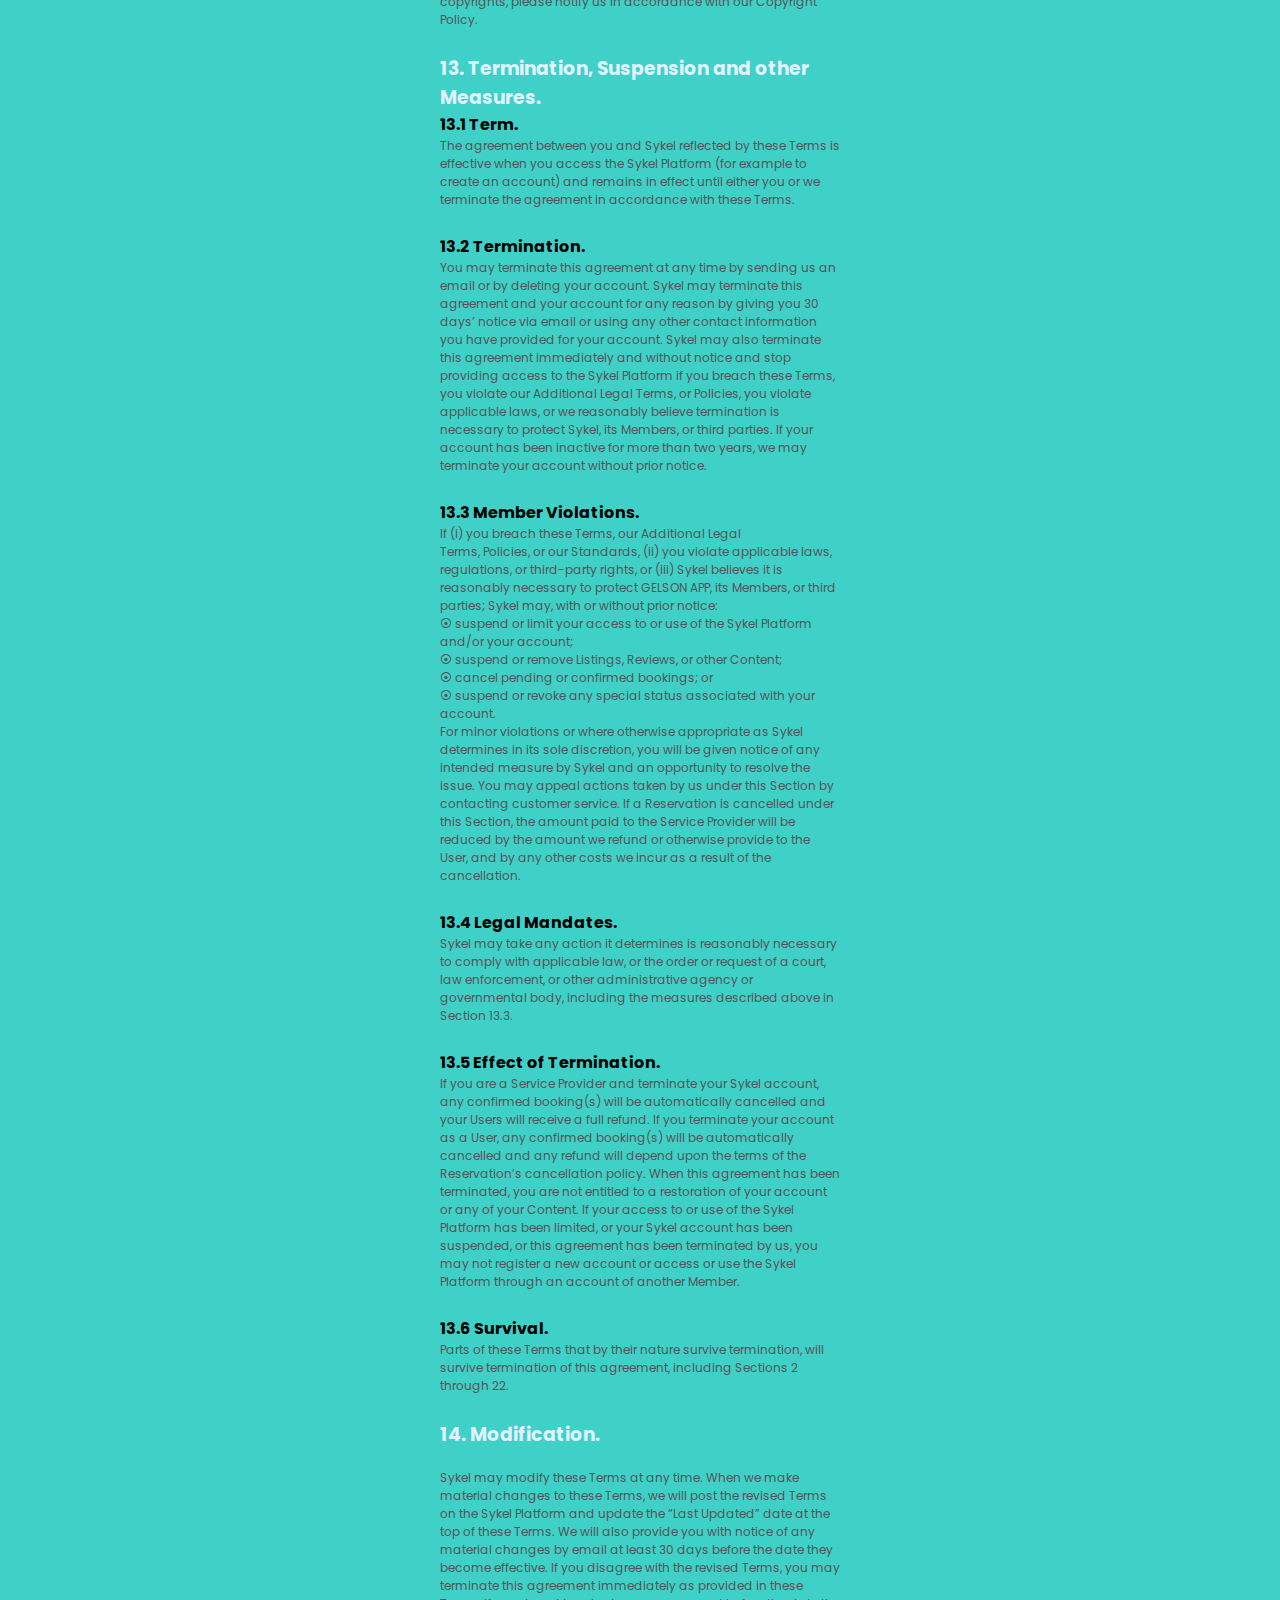
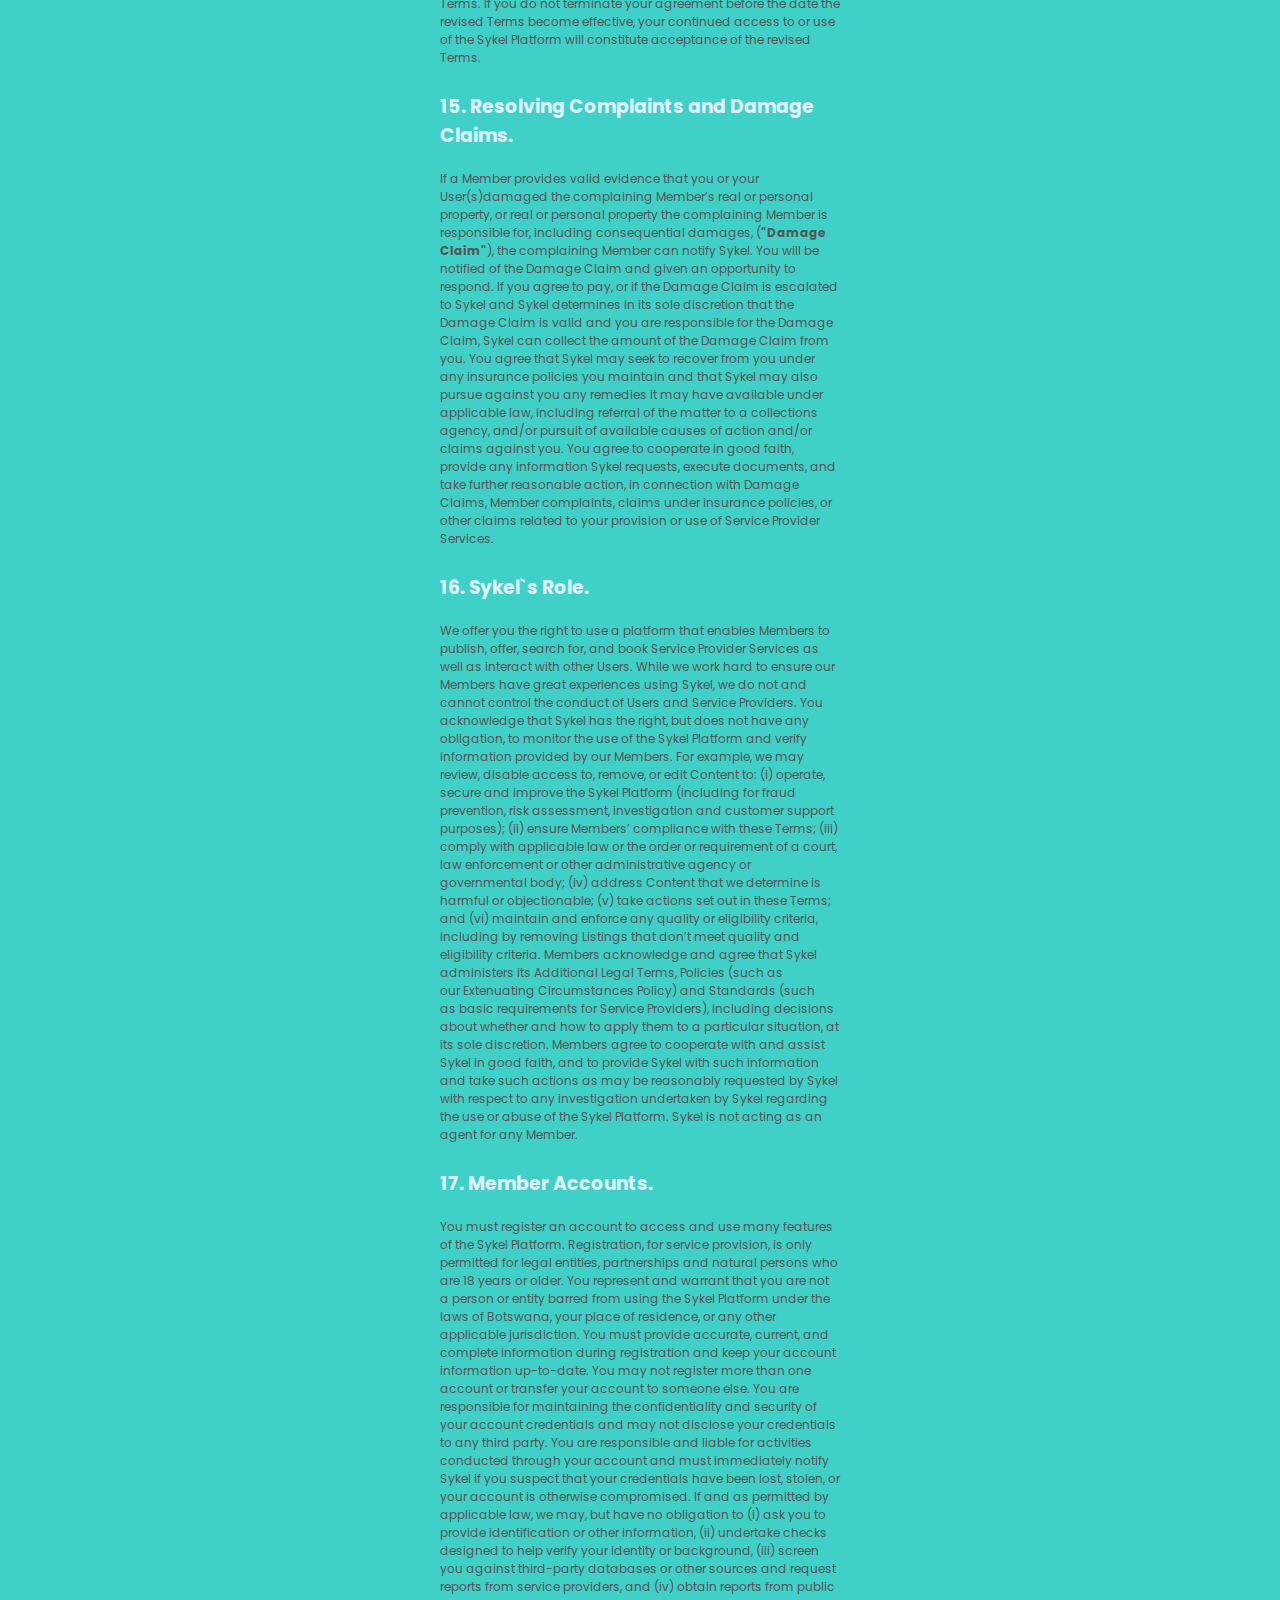
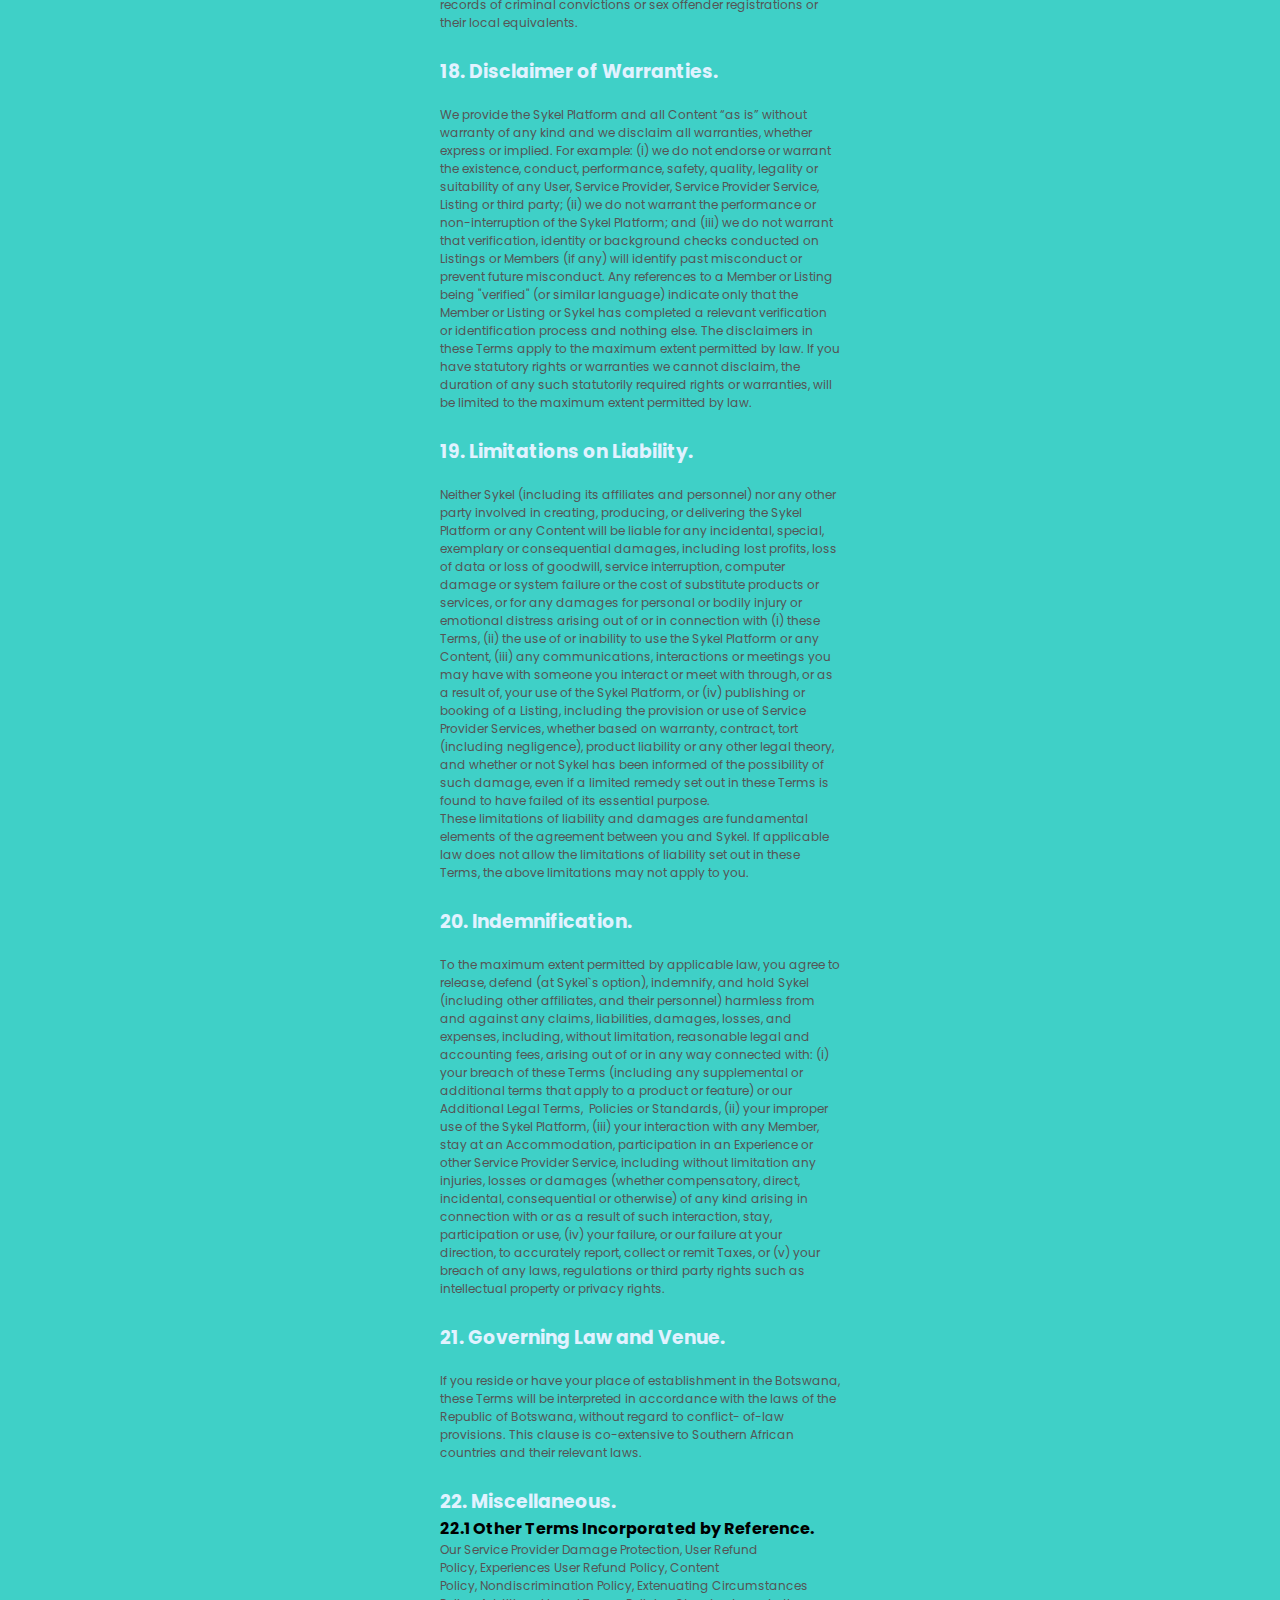
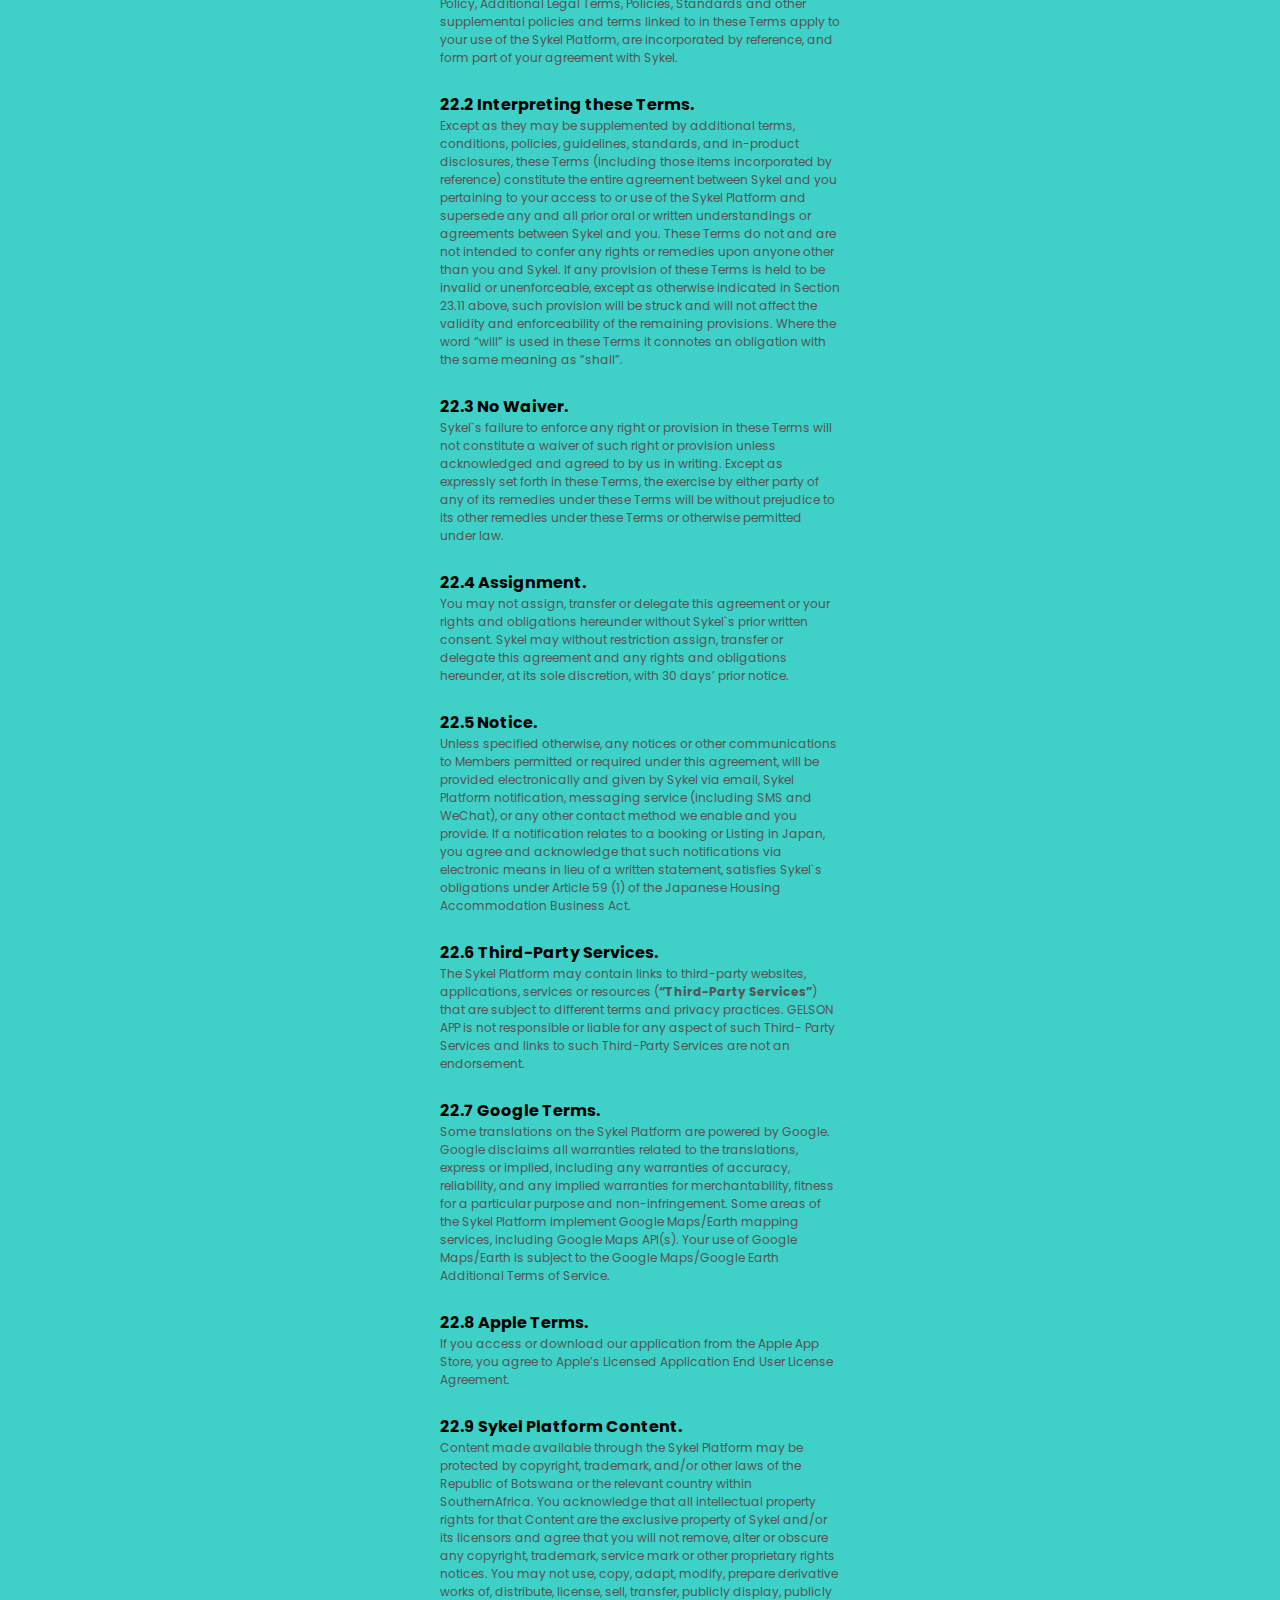
<file: terms.html>
<!DOCTYPE html>
<html lang="en">
<head>
    <meta charset="UTF-8">
    <meta http-equiv="X-UA-Compatible" content="IE=edge">
    <meta name="viewport" content="width=device-width, initial-scale=1.0">
    <title>Sykel |Terms of Service</title>
    <link rel="stylesheet" href="style.css">
    <link rel="icon" type="image/x-icon" href="./images2/sykel_logo.png">
    <link href='https://unpkg.com/boxicons@2.0.7/css/boxicons.min.css' rel='stylesheet'>
    <link rel="stylesheet" href="https://unpkg.com/swiper/swiper-bundle.min.css" />
</head>
<body>
    <!--navbar-->
    <header class="nav_bar">
        <a href="index.html"><img class="logo" src="images2/logo.png" alt="logo"></a>
    </header>
    <!--terms of service-->
    <div id="our_story">
        <section class="other">
            <div class="text_area3">
                <h1>TERMS OF USE</h1>
                <br>
                <h2>User Terms</h2>
                <h3 class="other_h3">1. Our Mission.</h3>
                    <p class="other_p">Our mission is to create a world where you can access a wide variety of services such as cab
                        services, hitch-hiking services, short-term car rentals as well as tag-a-long experiences.
                    </p>
                <br>
                <h3 class="other_h3">2. Searching and Booking of services on Sykel.</h3> 
                <h4>2.1 Searching.</h4>
                    <p class="other_p">You can search for Service Provider Services by using criteria like the type of
                        Service you want, type of vehicle you wish to rent (cars, motorbikes, bicycle, skateboard, etc.),
                        the kind of outing you wish to attend, the type of tag-a-long buddy you would like, places you
                        would like to meet your tag along buddies or go out to and the destination of your hitch-hike.
                        You can also use filters to refine your search results. Search results are based on their
                        relevance to your search and other criteria. Relevance considers factors like price, availability,
                        reviews, customer service and cancellation history, popularity, previous trips and saved listings,
                        service provider requirements, and more.
                    </p>
                <br>
                <h4>2.2 Booking.</h4>
                    <p class="other_p">When you book a Listing, you are agreeing to pay all charges for your booking
                        including the cab fee, rental price, applicable fees like Sykel’s service fee, offline fees, taxes,
                        and any other items identified during checkout (collectively, <b>“Total Price”</b>). You are also
                        agreeing that Sykel via Sykel Payments may charge the Payment Method (as defined in the
                        Payment Terms) used to book the Listing in order to collect Damage Claim amounts. When you
                        receive the booking or reservation confirmation, a contract for Service Providers
                        (a<b> "Reservation"</b>) is formed directly between you and the Service Provider. In addition to these
                        Terms, you will be subject to, and responsible for complying with, all terms of the Reservation or
                        Booking, including without limitation, the cancellation policy and any other rules, standards,
                        policies, or requirements identified in the Listing or during checkout that apply to the
                        Reservation. It is your responsibility to read and understand these rules, standards, policies,
                        and requirements prior to booking a Listing. Be aware that some Service Providers work with a
                        co-Service Provider or as part of a team to provide their Service Provider Services.
                    </p>
                <br>
                <h4>2.3 Tag-a-long experience and hitch-hiking..</h4>
                    <p class="other_p">This service enables a User to seek a tag-a-long
                        buddy going to the same destination from anywhere in their region. Users may agree on time,
                        date and meet-up point. This service extends to travelers seeking a ride to a destination as well
                        as Users looking for someone to tag-a-long to a local restaurant, activity, festival, place etc.
                        Users may search for other users looking to participate in this activity or going to one destination
                        and information made public to other Users may be publicized upon searching.
                    </p>
                <br>
                <h4>2.4 Reservations for Experiences and Other Service Provider Services.</h4>
                    <p class="other_p">An Experience or other Service Provider Service Reservation entitles you to participate in, attend, or use that
                        Service Provider Service. You are responsible for confirming that you, and anyone you invite,
                        meet minimum age, proficiency, fitness, or other requirements. You are responsible for
                        informing the Service Provider of any medical or physical conditions, or other circumstances
                        that may impact your ability to participate, attend, or use the Service Provider Service. Except
                        where expressly authorized, you may not allow any person to join a Service Provider Service
                        unless they are included as an additional User during the booking process.
                    </p>
                <br>
                <h4>2.5 Cab service.</h4>
                    <p class="other_p">Users may search for cab services available at the time of their request at
                        their convenience. Users may also book for cab services through Sykel.
                    </p>
                <br>
                <h4>2.6 Short-term car rentals.</h4>
                    <p class="other_p">Users may book or request short term car rentals listed in the app
                        at their convenience provided that they have a valid driver’s license. A valid driver’s license and
                        Identity Card (Omang) are a requirement for verification and safety purposes. Forging an
                        identity on this Platform is a crime punishable by law.
                    </p>
                <br>
                <h3 class="other_h3">3. Cancellations, Travel Issues, Refunds and Booking Modifications.</h3>
                <h4>3.1 Cancellations, Travel Issues, and Refunds.</h4>
                    <p class="other_p">In general, if as a User you cancel a Reservation or booking, the amount refunded to you is determined by 
                        the cancellation policy that applies to that Reservation. But, in certain situations, other policies take precedence
                        and determine what amount is refunded to you. If something outside your control forces you to
                        cancel a Reservation or Booking, you may be eligible for a partial or full refund under
                        our Extenuating Circumstances Policy. If the Service Provider cancels, or you experience a
                        Travel Issue (as defined in our User Refund Policy), you may be eligible for rebooking
                        assistance or a partial or full refund under the User Refund Policy. Different policies apply to
                        certain categories of Listings; for example Experiences Reservations are governed by
                        the Experiences User Refund Policy. See each Additional Legal Term or Policy for details about
                        what is covered, and what refund applies in each situation.
                    </p>
                <br>
                <h4>3.2 Booking Modifications.</h4>
                    <p class="other_p">Users and Service Providers are responsible for any booking
                        modifications they agree to make via the Sykel Platform or direct Sykel APP customer service to
                        make on their behalf (<b>"Booking Modifications"</b>, and agree to pay any additional amounts,
                        fees, or taxes associated with any Booking Modification.
                    </p>
                <br>
                <h3 class="other_h3">4. Your Responsibilities and Assumption of Risk.</h3>
                <h4>4.1 Your Responsibilities.</h4>
                    <p class="other_p">You are responsible and liable for your own acts and omissions and
                        are also responsible for the acts and omissions of anyone you invite to join or provide access to
                        any services provided in the Sykel APP, Experience or other Service Provider Service. For
                        example, this means: (i) you are responsible for leaving a rented vehicle (and related personal
                        property) in the condition it was in when you received it, (ii) you are responsible for paying all
                        reasonable Damage Claim amounts necessary to cover damage that you or your User(s) cause
                        to the rented property. and (iii) you must act with integrity, treat others with respect, and comply
                        with applicable laws at all times. If you are booking for an additional User who is a minor or if
                        you bring a minor to a Service Provider Service, you must be legally authorized to act on behalf
                        of the minor and you are solely responsible for the supervision of that minor.
                    </p>
                <br>
                <h4>4.2 Your Assumption of Risk.</h4>
                    <p class="other_p">You acknowledge that many activities carry inherent risks and
                        agree that, to the maximum extent permitted by applicable law, you assume the entire risk
                        arising out of your access to and use of the Sykel Platform and any Content, including your
                        duration of the rental, participation in any Experience, use of any other Service Provider
                        Service, or any other interaction you have with other Members whether in person or online. This
                        means it is your responsibility to investigate a Service Provider Service to determine whether it
                        is suitable for you. For example, Service Provider Services may carry risk of illness, bodily
                        injury, disability, or death, and you freely and willfully assume those risks by choosing to
                        participate in those Service Provider Services.
                    </p>
                <br>
                <h2>Service Provider Terms</h2>
                <h3 class="other_h3">5. Service Providing on Sykel APP.</h3>
                <h4>5.1 Service Provider.</h4>
                    <p class="other_p">As a Service Provider, Sykel APP offers you the right to use the Sykel
                        Platform to share your vehicle available for rental or hitch-hiking, Experience (tag along host), or
                        other Service Provider Service with our vibrant community of Users - and earn money doing it.
                        It’s easy to create a Listing and you are in control of how you Service Provider - set your price,
                        availability, and rules for each Listing.
                    </p>
                <br>
                <h4>5.2 Contracting with Users.</h4>
                    <p class="other_p">When you accept a booking request, or receive a booking
                        confirmation through the Sykel Platform, you are entering into a contract directly with the User,
                        and are responsible for delivering your Service Provider Service under the terms and at the
                        price specified in your Listing. You are also agreeing to pay applicable fees like Sykel`s service
                        fee (and applicable taxes) for each booking. Sykel APP Payments will deduct amounts you owe
                        from your payout unless we and you agree to a different method. Any terms, policies or
                        conditions that you include in any supplemental contract with Users must: (i) be consistent with
                        these Terms, our Additional Legal Terms, Policies, and the information provided in your Listing,
                        and (ii) be prominently disclosed in your Listing description.
                    </p>
                <br>
                <h4>5.3 Independence of Service Providers.</h4>
                    <p class="other_p">Your relationship with Sykel APP is that of an
                        independent individual or entity and not an employee, agent, joint venture, or partner of Sykel
                        APP. Sykel APP does not direct or control your Service Provider Service, and you agree that
                        you have complete discretion whether and when to provide Service Provider Services, and at
                        what price and on what terms to offer them.
                    </p>
                <br>
                <h4>5.4 Age restriction.</h4>
                    <p class="other_p">Please note that all Service Providers on this platform must be above the
                        age of 18.
                    </p>
                <br>
                <h3 class="other_h3">6. Managing Your Listing.</h3>
                <h4>6.1 Creating and Managing Your Listing.</h4>
                    <p class="other_p">The Sykel APP Platform provides tools that make it
                        easy for you to set up and manage a Listing or interactions between Users. Your Listing must
                        include complete and accurate information about your Service Provider Service, your price,
                        other charges that may be specified, and any rules or requirements that apply to your Users or
                        Listing. You are responsible for keeping your Listing information (including calendar availability)
                        and content (like photos) up-to-date and accurate at all times. We recommend that you obtain
                        appropriate insurance for your Service Provider Services and suggest you carefully review
                        policy terms and conditions including coverage details and exclusions. You may only maintain
                        one Listing per vehicle. Any offer of an Experience is subject to our Additional Terms for
                        Experience Service Providers.
                    </p>
                <br>
                <h4>6.2 Know Your Legal Obligations.</h4>
                    <p class="other_p">You are responsible for understanding and complying with
                        any laws, rules, regulations, and contracts with third parties that apply to your Listing or Service
                        Provider Services. In some places, the Service Provider Services you want to offer may be
                        prohibited altogether. Check your local rules to learn what rules apply to the Service Provider
                        Services you plan to offer. Information we provide regarding legal requirements is for
                        informational purposes only and you should independently confirm your obligations. You are
                        responsible for handling and using personal data of Users and others in compliance with applicable 
                        privacy laws and these Terms, including our Service Provider Privacy Standards. If you have questions 
                        about how local laws apply you should always seek legal advice.
                    </p>
                <br>
                <h4>6.3 Search Ranking.</h4>
                    <p class="other_p">The ranking of Listings in search results on the Sykel APP Platform
                        depends on a variety of factors, including these main parameters:
                        <br>
                            ⦿ User search parameters (e.g. number of Users, time and duration of the trip, price range)<br>
                            ⦿ Listing characteristics (e.g. price, calendar availability, number and quality of images,
                                Reviews, type of Service Provider Service, Service Provider status, age of the Listing,
                                average User popularity)<br>
                            ⦿ User booking experience (e.g. customer service and cancellation history of the Service
                                Provider, ease of booking),<br>
                            ⦿ Service Provider requirements (e.g. minimum or maximum hours, booking cut-off time),
                                and<br>
                            ⦿ User preferences (e.g. previous trips, saved Listings, location from where the User is
                                searching).<br>
                            <br>
                        Search results may appear different on our mobile application than they appear on our website.
                        Sykel may allow Service Providers to promote their Listings in search or elsewhere on the Sykel
                        APP Platform by paying an additional fee. More information about the factors that determine
                        how your Listing appears in search results, our current promotional programs (if any), and how
                        we identify promoted Content can be found in our Help Center.
                    </p>
                <br>
                <h4>6.4 Your Responsibilities.</h4>
                    <p class="other_p">You are responsible and liable for your own acts and omissions and
                        are also responsible for the acts and omissions of anyone you allow to participate in providing
                        your Service Provider Services. You are responsible for setting your price and establishing rules
                        and requirements for your Listing. You must describe any and all fees and charges in your
                        Listing description and may not collect any additional fees or charges outside the Sykel Platform
                        except those expressly authorized by our Offline Fee Policy. Do not encourage Users to create
                        third-party accounts, submit reviews, provide their contact information, or take other actions
                        outside the Sykel Platform in violation of our Off-Platform Policy.
                    </p>
                <br>
                <h4>6.5 Service Providing as a Team or Organization.</h4>
                    <p class="other_p">If you work with a co-Service Provider or
                        Service Provider as part of a team, business, or other organization, the entity and each
                        individual who participates in providing Service Provider Services is responsible and liable as a
                        Service Provider under these Terms. If you accept terms or enter into contracts, you represent
                        and warrant that you are authorized to enter into contracts for and bind your team, business or
                        other organization, and that each entity you use is in good standing under the laws of the place
                        where it is established. If you perform other functions, you represent and warrant that you are
                        authorized to perform those functions. If you instruct Sykel to transfer a portion of your payout to
                        a co-Service Provider or other Service Providers, or to send payments to someone else, you
                        must be authorized to do so, and are responsible and liable for the payment amounts and
                        accuracy of any payout information you provide.
                    </p>
                <br>
                <h4>6.6 Your Assumption of Risk.</h4>
                    <p class="other_p">You acknowledge that Service Providing carries inherent risks
                        and agree that you assume the entire risk arising out of your access to and use of the Sykel Platform, 
                        offering Service Provider Services, or any interaction you have with other Members
                        whether in person or online. You agree that you have had the opportunity to investigate the
                        Sykel Platform and any laws, rules, regulations, or obligations that may be applicable to your
                        Listings or Service Provider Services and that you are not relying upon any statement of law
                        made by Sykel.
                    </p>
                <br>
                <h3 class="other_h3">7. Cancellations, Travel Issues, and Booking Modifications.</h3>
                <h4>7.1 Cancellations and Travel Issues.</h4>
                    <p class="other_p">In general, if a User cancels a Reservation, the amount
                        paid to you is determined by the cancellation policy that applies to that Reservation. As a
                        Service Provider, you should not cancel on a User without a valid reason under our Extenuating
                        Circumstances Policy or applicable law. If you cancel on a User without such a valid reason, we
                        may impose a cancellation fee and other consequences. If: (i) a User experiences a Travel
                        Issue (as defined by the User Refund Policy), (ii) an Extenuating Circumstance arises, or (iii) a
                        Reservation is cancelled under Section 13 of these Terms, the amount you are paid will be
                        reduced by the amount we refund or otherwise provide to the User, and by any other
                        reasonable costs we incur as a result of the cancellation. If a User receives a refund after you
                        have already been paid, or the amount of the refund and other costs incurred by Sykel exceeds
                        your payout, Sykel may recover that amount from you, including by offsetting the refund against
                        your future payouts. You agree that Sykel`s User Refund Policy, Extenuating Circumstances
                        Policy, and these Terms preempt the cancellation policy you set in situations where they allow
                        for the cancellation of a Reservation and/or the issuance of refunds to Users. If we reasonably
                        expect to provide a refund to a User under one of these policies, we may delay release of any
                        payout for that Reservation until a refund decision is made. If you Service Provider an
                        Experience please note that the Experience Cancellation Policy, Experiences User Refund
                        Policy and different cancellation fees and consequences apply to your Reservations. See
                        each Policy for details about what is covered, and what your payout will be in each situation.
                    </p>
                <br>
                <h4>7.2 Booking Modifications.</h4>
                    <p class="other_p">Service Providers and Users are responsible for any Booking
                        Modifications they agree to make via the Sykel Platform or direct Sykel customer service to
                        make on their behalf, and agree to pay any additional amounts, fees or taxes associated with a
                        Booking Modification.that all Service Providers on this platform must be above the
                        age of 18.
                    </p>
                <br>
                <h3 class="other_h3">8. Taxes.</h3>
                <h4>8.1 Service Provider Taxes.</h4>
                    <p class="other_p">As a Service Provider, you are responsible for determining and
                        fulfilling your obligations under applicable laws to report, collect, remit, or include in your price
                        any applicable VAT or other indirect taxes, occupancy taxes, tourist, income, or other taxes
                        (<b>"Taxes"</b>).
                    </p>
                <br>
                <h4>8.2 Collection and Remittance by Sykel.</h4>
                    <p class="other_p">In jurisdictions where Sykel facilitates the collection
                        and/or remittance of Taxes on behalf of Service Providers, you instruct and authorize Sykel to
                        collect Taxes on your behalf, and/or to remit such Taxes to the relevant Tax authority. Any
                        Taxes that are collected and/or remitted by Sykel are identified to Members on their transaction
                        records, as applicable. Sykel may seek additional amounts from Members (including by
                        deducting such amounts from future payouts) in the event that the Taxes collected and/or 
                        remitted are insufficient to fully discharge that Members’ tax obligations, and you agree that your
                        sole remedy for Taxes collected by Sykel is a refund from the applicable Tax authority. You
                        acknowledge and agree that we retain the right, with prior notice to affected Members, to cease
                        the collection and remittance of Taxes in any jurisdiction for any reason.
                    </p>
                <br>
                <h4>8.3 Tax Information.</h4>
                    <p class="other_p">In certain jurisdictions, Tax regulations may require that we collect and/or
                        report Tax information about you, or withhold Taxes from payouts to you, or both. If you fail to
                        provide us with documentation that we determine to be sufficient to support any such obligation
                        to withhold Taxes from payouts to you, we may withhold payouts up to the amount as required
                        by law, until sufficient documentation is provided. You agree that Sykel may issue on your
                        behalf invoices or similar documentation for VAT, GST, consumption or other Taxes for your
                        Service Provider Services to facilitate accurate tax reporting by you, our Users, and/or their
                        organizations.
                    </p>
                <br>
                <h2>General Terms</h2>
                <h3 class="other_h3">9. Reviews.</h3>
                <p class="other_p">After each Service Provider Service, Users and Service Providers will have an opportunity to
                    review each other. Your Review must be accurate and may not contain any discriminatory,
                    offensive, defamatory, or other language that violates our Content Policy or Review Policy.
                    Reviews are not verified by Sykel for accuracy and may be incorrect or misleading.
                </p>
                <br>
                <h3 class="other_h3">10. Content.</h3>
                <p class="other_p">Parts of the Sykel Platform enable you to provide feedback, text, photos, audio, video,
                    information, and other content (collectively, <b>“Content”</b>). By providing Content, in whatever form
                    and through whatever means, you grant Sykel a non-exclusive, worldwide, royalty-free,
                    irrevocable, perpetual, sub-licensable and transferable license to copy, modify, prepare
                    derivative works of, distribute, publish and otherwise exploit, that Content, without limitation. If
                    Content includes personal information, our Privacy Policy describes how we use that personal
                    information. Where Sykel pays for the creation of Content or facilitates its creation, Sykel may
                    own that Content, in which case supplemental terms or disclosures will say that. You are solely
                    responsible for all Content that you provide and warrant that you either own it or are authorized
                    to grant Sykel the rights described in these Terms. You are responsible and liable if any of your
                    Content violates or infringes the intellectual property or privacy rights of any third party. Content
                    must comply with our Content Policy and Nondiscrimination Policy, which prohibit, among other
                    things, discriminatory, obscene, harassing, deceptive, violent, and illegal content. You agree
                    that Sykel may make available services or automated tools to translate Content and that your
                    Content may be translated using such services or tools. Sykel does not guarantee the accuracy
                    or quality of translations and Members are responsible for confirming the accuracy of such
                    translations.
                </p>
                <br>
                <h3 class="other_h3">11. Fees.</h3>
                <p class="other_p">Sykel may charge fees (and applicable Taxes) to Service Providers and Users for the right to
                    use the Sykel Platform. More information about when service fees apply and how they are
                    calculated can be found on our Service Fees page. Except as otherwise provided on the Sykel
                    Platform, service fees are non-refundable. Sykel reserves the right to change the service fees at
                    any time, and will provide Members notice of any fee changes before they become effective.
                    
                    Fee changes will not affect bookings made prior to the effective date of the fee change. If you
                    disagree with a fee change you may terminate this agreement at any time pursuant to Section
                    13.2.
                </p>
                <br>
                <h3 class="other_h3">12. Sykel Platform Rules.</h3>
                <h4>12.1 Rules.</h4>
                    <p class="other_p">You must follow these rules and must not help or induce others to break or
                        circumvent these rules.<br>
                        <b>Act with integrity and treat others with respect</b>
                        <br>
                            ⦿ Do not lie, misrepresent something or someone, or pretend to be someone else<br>
                            ⦿ Be polite and respectful when you communicate or interact with others<br>
                            ⦿ Follow our Non-discrimination Policy and do not discriminate against or harass<br>
                                others<br>
                        <b>Do not scrape, hack, reverse engineer, compromise or impair the Sykel Platform</b>
                        <br>
                            ⦿ Do not use bots, crawlers, scrapers, or other automated means to access or
                                collect data or other content from or otherwise interact with the Sykel Platform.<br>
                            ⦿ Do not hack, avoid, remove, impair, or otherwise attempt to circumvent any
                                security or technological measure used to protect the Sykel Platform or Content.<br>
                            ⦿ Do not decipher, decompile, disassemble, or reverse engineer any of the
                                software or hardware used to provide the Sykel Platform.<br>
                            ⦿ Do not take any action that could damage or adversely affect the performance or
                                proper functioning of the Sykel Platform.<br>
                        <b>Only use the Sykel Platform as authorized by these Terms or another agreement with us</b>
                        <br>
                            ⦿ You may only use another Member’s personal information as necessary to
                                facilitate a transaction using the Sykel Platform as authorized by these Terms.<br>
                            ⦿ Do not use the Sykel Platform, our messaging tools, or Members’ personal
                                information to send commercial messages without the recipient’s express
                                consent.<br>
                            ⦿ You may use Content made available through the Sykel Platform solely as
                                necessary to enable your use of the Sykel Platform as a User or Service
                                Provider.<br>
                            ⦿ Do not use Content unless you have permission from the Content owner or the
                                use is authorized by us in these Terms or another agreement you have with us.<br>
                            ⦿ Do not request, make, or accept a booking or any payment outside of the Sykel
                                Platform to avoid paying fees, taxes or for any other reason.<br>
                            ⦿ Do not require or encourage Users to open an account, leave a review, complete
                                a survey, or otherwise interact, with a third party website, application or service
                                before, during or after a Reservation, unless authorized by Sykel.<br>
                            ⦿ Do not engage in any practices that are intended to manipulate our search
                                algorithm.<br>
                            ⦿ Do not book Service Provider Services unless you are actually using the Service
                                Provider Services.<br>
                            ⦿ Do not use, copy, display, mirror or frame the Sykel Platform, any Content, any
                                Sykel branding, or any page layout or design without our consent.<br>
                        <b>Honor your legal obligations</b>
                        <br>
                            ⦿ Understand and follow the laws that apply to you, including privacy, data
                                protection, and export laws.<br>
                            ⦿ If you provide us with someone else’s personal information, you: (i) must do so in
                                compliance with applicable law, (ii) must be authorized to do so, and (iii)
                                authorize us to process that information under our Privacy Policy.<br>
                            ⦿ Read and follow our Terms, Additional Legal Terms, Policies, and Standards.<br>
                            ⦿ Do not organize or facilitate unauthorized parties or events. You are responsible
                                and liable for any party or event during your Reservation that violates our rules
                                for parties and events, as incorporated by reference herein.<br>
                            ⦿ Do not use the name, logo, branding, or trademarks of Sykel or others without
                                permission.<br>
                            ⦿ Do not use or register any domain name, social media handle, trade name,
                                trademark, branding, logo, or other source identifier that may be confused with
                                Sykel branding.<br>
                            ⦿ Do not offer Service Provider Services that violate the laws or agreements that
                                apply to you.<br>
                            ⦿ Do not offer or solicit prostitution or participate in or facilitate human trafficking.<br>
                    </p>
                <br>
                <h4>12.2 Reporting Violations.</h4>
                    <p class="other_p">If you believe that a Member, Listing or Content poses an imminent
                        risk of harm to a person or property, you should immediately contact local authorities before
                        contacting Sykel. In addition, if you believe that a Member, Listing or Content has violated
                        our Standards, you should report your concerns to Sykel. If you reported an issue to local
                        authorities, Sykel may request a copy of that report. Except as required by law, you agree that
                        we are not obligated to take action in response to any report.
                    </p>
                <br>
                <h4>12.3 Copyright Notifications.</h4>
                    <p class="other_p">If you believe that Content on the Sykel Platform infringes
                        copyrights, please notify us in accordance with our Copyright Policy.
                    </p>
                <br>
                <h3 class="other_h3">13. Termination, Suspension and other Measures.</h3>
                <h4>13.1 Term.</h4>
                    <p class="other_p">The agreement between you and Sykel reflected by these Terms is effective when
                        you access the Sykel Platform (for example to create an account) and remains in effect until
                        either you or we terminate the agreement in accordance with these Terms.
                    </p>
                <br>
                <h4>13.2 Termination.</h4>
                    <p class="other_p">You may terminate this agreement at any time by sending us an email or by
                        deleting your account. Sykel may terminate this agreement and your account for any reason by
                        giving you 30 days’ notice via email or using any other contact information you have provided
                        for your account. Sykel may also terminate this agreement immediately and without notice and
                        stop providing access to the Sykel Platform if you breach these Terms, you violate
                        our Additional Legal Terms, or Policies, you violate applicable laws, or we reasonably believe
                        termination is necessary to protect Sykel, its Members, or third parties. If your account has been
                        inactive for more than two years, we may terminate your account without prior notice.
                    </p>
                <br>
                <h4>13.3 Member Violations.</h4>
                    <p class="other_p">If (i) you breach these Terms, our Additional Legal Terms, Policies, or
                        our Standards, (ii) you violate applicable laws, regulations, or third-party rights, or (iii) Sykel
                        believes it is reasonably necessary to protect GELSON APP, its Members, or third parties;
                        Sykel may, with or without prior notice:
                        <br>
                            ⦿ suspend or limit your access to or use of the Sykel Platform and/or your account;<br>
                            ⦿ suspend or remove Listings, Reviews, or other Content;<br>
                            ⦿ cancel pending or confirmed bookings; or<br>
                            ⦿ suspend or revoke any special status associated with your account.<br>
            
                        For minor violations or where otherwise appropriate as Sykel determines in its sole discretion,
                        you will be given notice of any intended measure by Sykel and an opportunity to resolve the
                        issue. You may appeal actions taken by us under this Section by contacting customer service. If
                        a Reservation is cancelled under this Section, the amount paid to the Service Provider will be
                        reduced by the amount we refund or otherwise provide to the User, and by any other costs we
                        incur as a result of the cancellation.
                    </p>
                <br>
                <h4>13.4 Legal Mandates.</h4>
                    <p class="other_p">Sykel may take any action it determines is reasonably necessary to
                        comply with applicable law, or the order or request of a court, law enforcement, or other
                        administrative agency or governmental body, including the measures described above in
                        Section 13.3.
                    </p>
                <br>
                <h4>13.5 Effect of Termination.</h4>
                    <p class="other_p">If you are a Service Provider and terminate your Sykel account,
                        any confirmed booking(s) will be automatically cancelled and your Users will receive a full
                        refund. If you terminate your account as a User, any confirmed booking(s) will be automatically
                        cancelled and any refund will depend upon the terms of the Reservation’s cancellation policy.
                        When this agreement has been terminated, you are not entitled to a restoration of your account
                        or any of your Content. If your access to or use of the Sykel Platform has been limited, or your
                        Sykel account has been suspended, or this agreement has been terminated by us, you may not
                        register a new account or access or use the Sykel Platform through an account of another
                        Member.
                    </p>
                <br>
                <h4>13.6 Survival.</h4>
                    <p class="other_p">Parts of these Terms that by their nature survive termination, will survive
                        termination of this agreement, including Sections 2 through 22.
                    </p>
                <br>
                <h3 class="other_h3">14. Modification.</h3>
                <p class="other_p">Sykel may modify these Terms at any time. When we make material changes to these Terms,
                    we will post the revised Terms on the Sykel Platform and update the “Last Updated” date at the
                    top of these Terms. We will also provide you with notice of any material changes by email at
                    least 30 days before the date they become effective. If you disagree with the revised Terms, you
                    may terminate this agreement immediately as provided in these Terms. If you do not terminate
                    your agreement before the date the revised Terms become effective, your continued access to
                    or use of the Sykel Platform will constitute acceptance of the revised Terms.
                </p>
                <br>
                <h3 class="other_h3">15. Resolving Complaints and Damage Claims.</h3>
                <p class="other_p">If a Member provides valid evidence that you or your User(s)damaged the complaining
                    Member’s real or personal property, or real or personal property the complaining Member is
                    responsible for, including consequential damages, (<b>"Damage Claim"</b>), the complaining Member
                    can notify Sykel. You will be notified of the Damage Claim and given an opportunity to respond.
                    If you agree to pay, or if the Damage Claim is escalated to Sykel and Sykel determines in its
                    sole discretion that the Damage Claim is valid and you are responsible for the Damage Claim,
                    Sykel can collect the amount of the Damage Claim from you. You agree that Sykel may seek to
                    recover from you under any insurance policies you maintain and that Sykel may also pursue
                    against you any remedies it may have available under applicable law, including referral of the
                    matter to a collections agency, and/or pursuit of available causes of action and/or claims against
                    you. You agree to cooperate in good faith, provide any information Sykel requests, execute
                    documents, and take further reasonable action, in connection with Damage Claims, Member
                    complaints, claims under insurance policies, or other claims related to your provision or use of
                    Service Provider Services.
                </p>
                <br>
                <h3 class="other_h3">16. Sykel`s Role.</h3>
                <p class="other_p">We offer you the right to use a platform that enables Members to publish, offer, search for, and
                    book Service Provider Services as well as interact with other Users. While we work hard to
                    ensure our Members have great experiences using Sykel, we do not and cannot control the
                    conduct of Users and Service Providers. You acknowledge that Sykel has the right, but does not
                    have any obligation, to monitor the use of the Sykel Platform and verify information provided by
                    our Members. For example, we may review, disable access to, remove, or edit Content to: (i)
                    operate, secure and improve the Sykel Platform (including for fraud prevention, risk
                    assessment, investigation and customer support purposes); (ii) ensure Members’ compliance
                    with these Terms; (iii) comply with applicable law or the order or requirement of a court, law
                    enforcement or other administrative agency or governmental body; (iv) address Content that we
                    determine is harmful or objectionable; (v) take actions set out in these Terms; and (vi) maintain
                    and enforce any quality or eligibility criteria, including by removing Listings that don’t meet
                    quality and eligibility criteria. Members acknowledge and agree that Sykel administers
                    its Additional Legal Terms, Policies (such as our Extenuating Circumstances Policy)
                    and Standards (such as basic requirements for Service Providers), including decisions about
                    whether and how to apply them to a particular situation, at its sole discretion. Members agree to
                    cooperate with and assist Sykel in good faith, and to provide Sykel with such information and
                    take such actions as may be reasonably requested by Sykel with respect to any investigation
                    undertaken by Sykel regarding the use or abuse of the Sykel Platform. Sykel is not acting as an
                    agent for any Member.
                </p>
                <br>
                <h3 class="other_h3">17. Member Accounts.</h3>
                <p class="other_p">You must register an account to access and use many features of the Sykel Platform.
                    Registration, for service provision, is only permitted for legal entities, partnerships and natural
                    persons who are 18 years or older. You represent and warrant that you are not a person or
                    entity barred from using the Sykel Platform under the laws of Botswana, your place of
                    residence, or any other applicable jurisdiction. You must provide accurate, current, and
                    complete information during registration and keep your account information up-to-date. You may
                    not register more than one account or transfer your account to someone else. You are
                    responsible for maintaining the confidentiality and security of your account credentials and may
                    not disclose your credentials to any third party. You are responsible and liable for activities
                    conducted through your account and must immediately notify Sykel if you suspect that your
                    credentials have been lost, stolen, or your account is otherwise compromised. If and as
                    permitted by applicable law, we may, but have no obligation to (i) ask you to provide
                    identification or other information, (ii) undertake checks designed to help verify your identity or
                    background, (iii) screen you against third-party databases or other sources and request reports
                    from service providers, and (iv) obtain reports from public records of criminal convictions or sex
                    offender registrations or their local equivalents.
                </p>
                <br>
                <h3 class="other_h3">18. Disclaimer of Warranties.</h3>
                <p class="other_p">We provide the Sykel Platform and all Content “as is” without warranty of any kind and we
                    disclaim all warranties, whether express or implied. For example: (i) we do not endorse or
                    warrant the existence, conduct, performance, safety, quality, legality or suitability of any User,
                    Service Provider, Service Provider Service, Listing or third party; (ii) we do not warrant the
                    performance or non-interruption of the Sykel Platform; and (iii) we do not warrant that
                    verification, identity or background checks conducted on Listings or Members (if any) will
                    identify past misconduct or prevent future misconduct. Any references to a Member or Listing
                    being "verified" (or similar language) indicate only that the Member or Listing or Sykel has
                    completed a relevant verification or identification process and nothing else. The disclaimers in
                    these Terms apply to the maximum extent permitted by law. If you have statutory rights or
                    warranties we cannot disclaim, the duration of any such statutorily required rights or warranties,
                    will be limited to the maximum extent permitted by law.
                </p>
                <br>
                <h3 class="other_h3">19. Limitations on Liability.</h3>
                <p class="other_p">Neither Sykel (including its affiliates and personnel) nor any other party involved in creating,
                    producing, or delivering the Sykel Platform or any Content will be liable for any incidental,
                    special, exemplary or consequential damages, including lost profits, loss of data or loss of
                    goodwill, service interruption, computer damage or system failure or the cost of substitute
                    products or services, or for any damages for personal or bodily injury or emotional distress
                    arising out of or in connection with (i) these Terms, (ii) the use of or inability to use the Sykel
                    Platform or any Content, (iii) any communications, interactions or meetings you may have with
                    someone you interact or meet with through, or as a result of, your use of the Sykel Platform, or
                    (iv) publishing or booking of a Listing, including the provision or use of Service Provider
                    Services, whether based on warranty, contract, tort (including negligence), product liability or
                    any other legal theory, and whether or not Sykel has been informed of the possibility of such
                    damage, even if a limited remedy set out in these Terms is found to have failed of its essential
                    purpose.
                    <br>
                    These limitations of liability and damages are fundamental elements of the agreement between
                    you and Sykel. If applicable law does not allow the limitations of liability set out in these Terms,
                    the above limitations may not apply to you.
                </p>
                <br>
                <h3 class="other_h3">20. Indemnification.</h3>
                <p class="other_p">To the maximum extent permitted by applicable law, you agree to release, defend (at Sykel`s
                    option), indemnify, and hold Sykel (including other affiliates, and their personnel) harmless from
                    and against any claims, liabilities, damages, losses, and expenses, including, without limitation,
                    reasonable legal and accounting fees, arising out of or in any way connected with: (i) your
                    breach of these Terms (including any supplemental or additional terms that apply to a product or
                    feature) or our Additional Legal Terms,  Policies or Standards, (ii) your improper use of the Sykel Platform, 
                    (iii) your interaction with any Member, stay at an Accommodation, participation in an Experience or
                    other Service Provider Service, including without limitation any injuries, losses or damages
                    (whether compensatory, direct, incidental, consequential or otherwise) of any kind arising in
                    connection with or as a result of such interaction, stay, participation or use, (iv) your failure, or
                    our failure at your direction, to accurately report, collect or remit Taxes, or (v) your breach of any
                    laws, regulations or third party rights such as intellectual property or privacy rights.
                </p>
                <br>
                <h3 class="other_h3">21. Governing Law and Venue.</h3>
                <p class="other_p">If you reside or have your place of establishment in the Botswana, these Terms will be
                    interpreted in accordance with the laws of the Republic of Botswana, without regard to conflict-
                    of-law provisions. This clause is co-extensive to Southern African countries and their relevant
                    laws.
                </p>
                <br>
                <h3 class="other_h3">22. Miscellaneous.</h3>
                <h4>22.1 Other Terms Incorporated by Reference.</h4>
                <p class="other_p">Our Service Provider Damage Protection, User
                    Refund Policy, Experiences User Refund Policy, Content Policy, Nondiscrimination
                    Policy, Extenuating Circumstances Policy, Additional Legal Terms, Policies, Standards and
                    other supplemental policies and terms linked to in these Terms apply to your use of the Sykel
                    Platform, are incorporated by reference, and form part of your agreement with Sykel.
                </p>
                <br>
                <h4>22.2 Interpreting these Terms.</h4>
                <p class="other_p">Except as they may be supplemented by additional terms,
                    conditions, policies, guidelines, standards, and in-product disclosures, these Terms (including
                    those items incorporated by reference) constitute the entire agreement between Sykel and you
                    pertaining to your access to or use of the Sykel Platform and supersede any and all prior oral or
                    written understandings or agreements between Sykel and you. These Terms do not and are not
                    intended to confer any rights or remedies upon anyone other than you and Sykel. If any
                    provision of these Terms is held to be invalid or unenforceable, except as otherwise indicated in
                    Section 23.11 above, such provision will be struck and will not affect the validity and
                    enforceability of the remaining provisions. Where the word “will” is used in these Terms it
                    connotes an obligation with the same meaning as “shall”.
                </p>
                <br>
                <h4>22.3 No Waiver.</h4>
                <p class="other_p">Sykel`s failure to enforce any right or provision in these Terms will not
                    constitute a waiver of such right or provision unless acknowledged and agreed to by us in
                    writing. Except as expressly set forth in these Terms, the exercise by either party of any of its
                    remedies under these Terms will be without prejudice to its other remedies under these Terms
                    or otherwise permitted under law.
                </p>
                <br>
                <h4>22.4 Assignment.</h4>
                <p class="other_p">You may not assign, transfer or delegate this agreement or your rights and
                    obligations hereunder without Sykel`s prior written consent. Sykel may without restriction
                    assign, transfer or delegate this agreement and any rights and obligations hereunder, at its sole
                    discretion, with 30 days’ prior notice.
                </p>
                <br>
                <h4>22.5 Notice.</h4>
                <p class="other_p">Unless specified otherwise, any notices or other communications to Members
                    permitted or required under this agreement, will be provided electronically and given by Sykel
                    via email, Sykel Platform notification, messaging service (including SMS and WeChat), or any
                    other contact method we enable and you provide. If a notification relates to a booking or Listing
                    in Japan, you agree and acknowledge that such notifications via electronic means in lieu of a
                    written statement, satisfies Sykel`s obligations under Article 59 (1) of the Japanese Housing
                    Accommodation Business Act.
                </p>
                <br>
                <h4>22.6 Third-Party Services.</h4>
                <p class="other_p">The Sykel Platform may contain links to third-party websites,
                    applications, services or resources (<b>“Third-Party Services”</b>) that are subject to different terms
                    and privacy practices. GELSON APP is not responsible or liable for any aspect of such Third-
                    Party Services and links to such Third-Party Services are not an endorsement.
                </p>
                <br>
                <h4>22.7 Google Terms.</h4>
                <p class="other_p">Some translations on the Sykel Platform are powered by Google. Google
                    disclaims all warranties related to the translations, express or implied, including any warranties
                    of accuracy, reliability, and any implied warranties for merchantability, fitness for a particular
                    purpose and non-infringement. Some areas of the Sykel Platform implement Google
                    Maps/Earth mapping services, including Google Maps API(s). Your use of Google Maps/Earth is
                    subject to the Google Maps/Google Earth Additional Terms of Service.
                </p>
                <br>
                <h4>22.8 Apple Terms.</h4>
                <p class="other_p">If you access or download our application from the Apple App Store, you
                    agree to Apple’s Licensed Application End User License Agreement.
                </p>
                <br>
                <h4>22.9 Sykel Platform Content.</h4>
                <p class="other_p">Content made available through the Sykel Platform may be
                    protected by copyright, trademark, and/or other laws of the Republic of Botswana or the relevant
                    country within SouthernAfrica. You acknowledge that all intellectual property rights for that
                    Content are the exclusive property of Sykel and/or its licensors and agree that you will not
                    remove, alter or obscure any copyright, trademark, service mark or other proprietary rights
                    notices. You may not use, copy, adapt, modify, prepare derivative works of, distribute, license,
                    sell, transfer, publicly display, publicly perform, transmit, broadcast or otherwise exploit any
                    Content accessed through the Sykel Platform except to the extent you are the legal owner of
                    that Content or as expressly permitted in these Terms. Subject to your compliance with these
                    Terms, Sykel grants you a limited, non-exclusive, non-sublicensable, revocable, non-
                    transferable license to (i) download and use the Application on your personal device(s); and (ii)
                    access and view the Content made available on or through the Sykel Platform and accessible to
                    you, solely for your personal and non-commercial use.
                </p>
                <br>
                <h3>23 Force Majeure.</h3>
                <p class="other_p">Sykel shall not be liable for any delay or failure to perform resulting from
                    causes outside its reasonable control, including, but not limited to, acts of God, natural
                    disasters, war, terrorism, riots, embargoes, acts of civil or military authorities, fire, floods,
                    accidents, pandemics, epidemics or disease, strikes or shortages of transportation facilities,
                    fuel, energy, labor or materials.
                </p>
                <br>
                <h3>24 Emails and SMS.</h3>
                    <p class="other_p">You will receive administrative communications from us using the
                        email address or other contact information you provide for your Sykel account. Enrollment in
                        additional email subscription programs will not affect the frequency of these administrative
                        emails, though you should expect to receive additional emails specific to the program(s) to
                        which you have subscribed. You may also receive promotional emails from us. No fee is
                        charged for these promotional emails, but third-party data rates could apply. You can control
                        whether you receive promotional emails using the notification preferences in your account
                        settings. Please note that you will not be able to take advantage of certain promotions if you
                        disable certain communication settings or do not have an Sykel account. In the U.S. if you
                        consent to receive SMS (text messages) from us, you will be subject to our SMS Terms.
                    </p>
                <br>
                <h3>25 Contact Us.</h3>
                <p class="other_p">If you have any questions about these Terms please email us at
                    <a href="#">gelson@sykel.com.</a></p>
            </div>
        </section>
    </div>
    <!--footer-->
    <footer id="footer">
        <div id="footer_content">
            <a href="#our_story"><img src="images2/logo.png" alt="logo"></a>
            <br>
            <div class="tags">
                <ul class="footer_links">
                    <li><a href="terms.html">Terms of Service</a></li>
                    <li><a href="#">Privacy & Policies</a></li>
                </ul>
                <br>
                <ul class="socials">
                    <li><a href="https://www.facebook.com/Sykel-104197502461662/" class="footer_icon"><i class='bx bxl-facebook' ></i></a></li>
                    <li><a href="https://tiktok.com/@sykel_00" class="footer_icon"><i class='bx bxl-tiktok' ></i></a></li>
                    <li><a href="https://www.instagram.com/sykel1/" class="footer_icon"><i class='bx bxl-instagram' ></i></a></li>
                </ul>
            </div>
        <div class="footer_copy">
            <h6>Sykel App&#169; 2022. All Rights Reserved.</h6>
        </div>
    </footer>
</body>
</html>
</file>
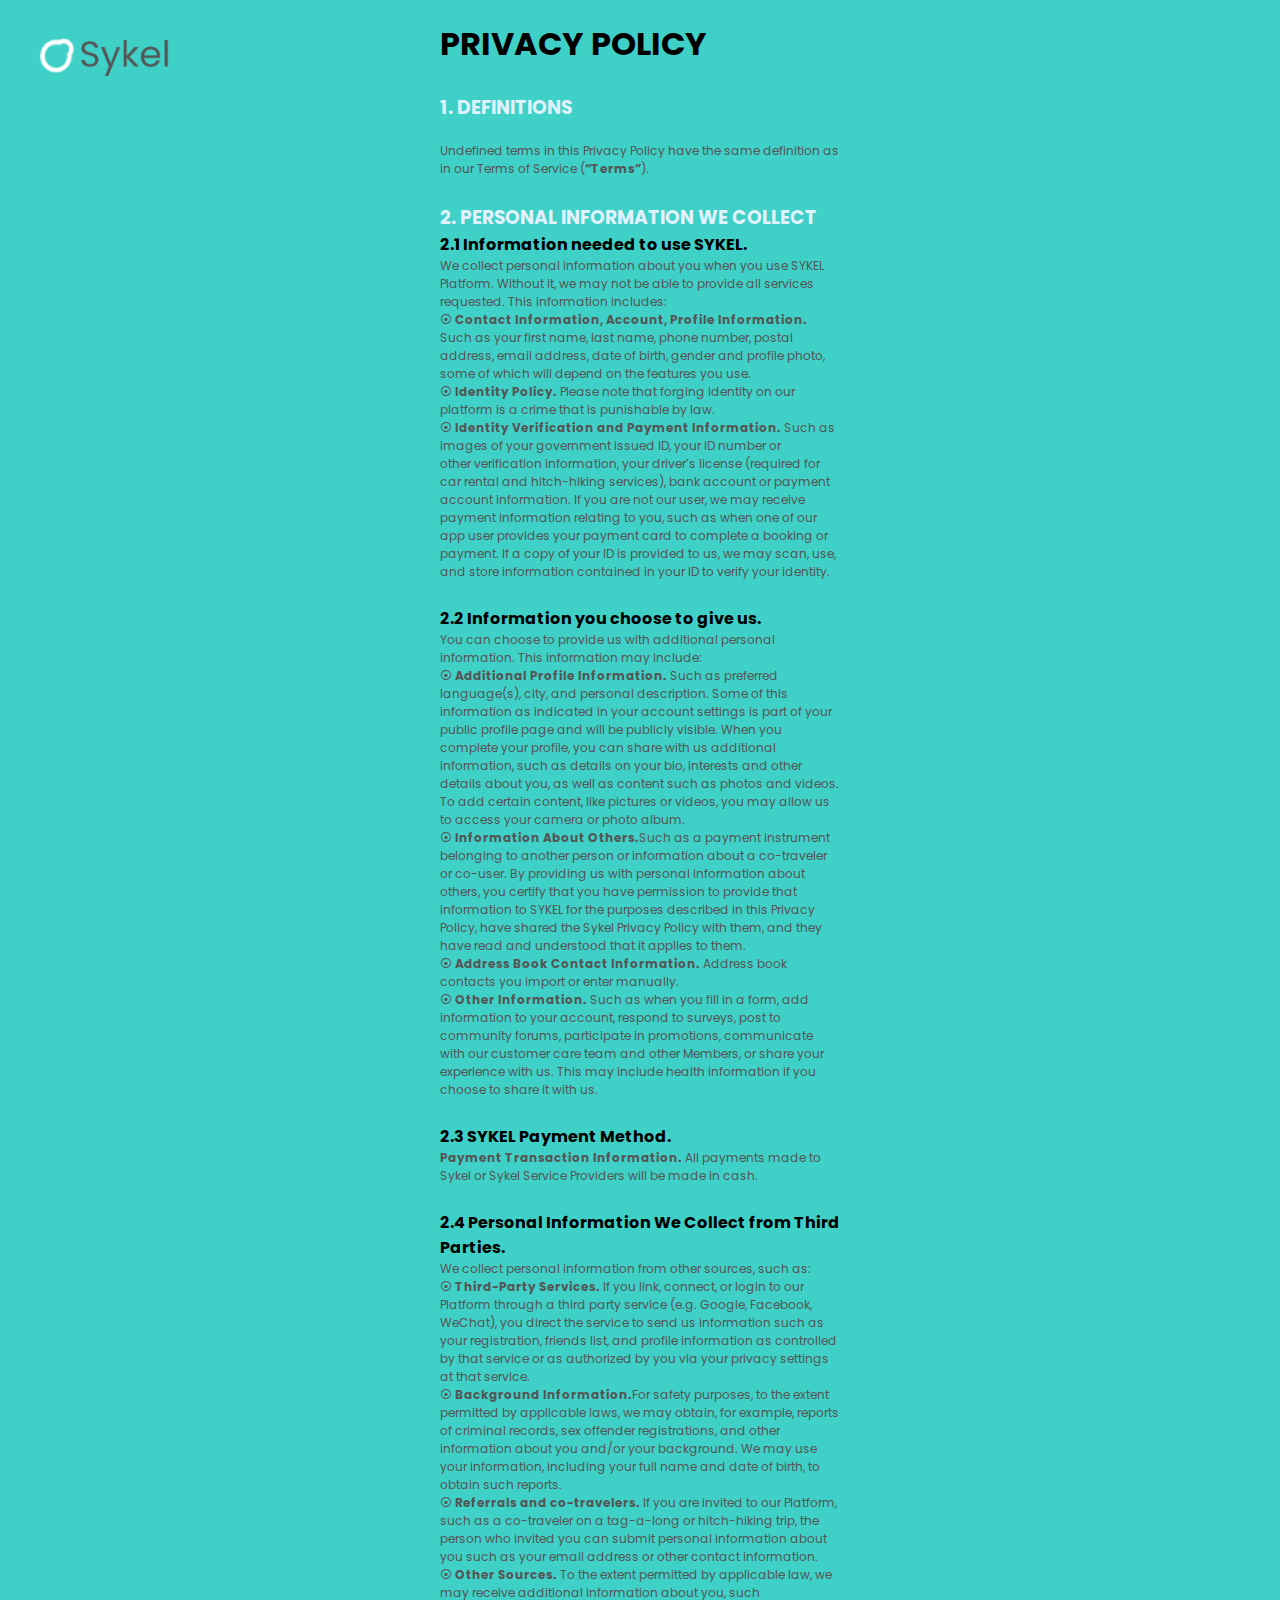
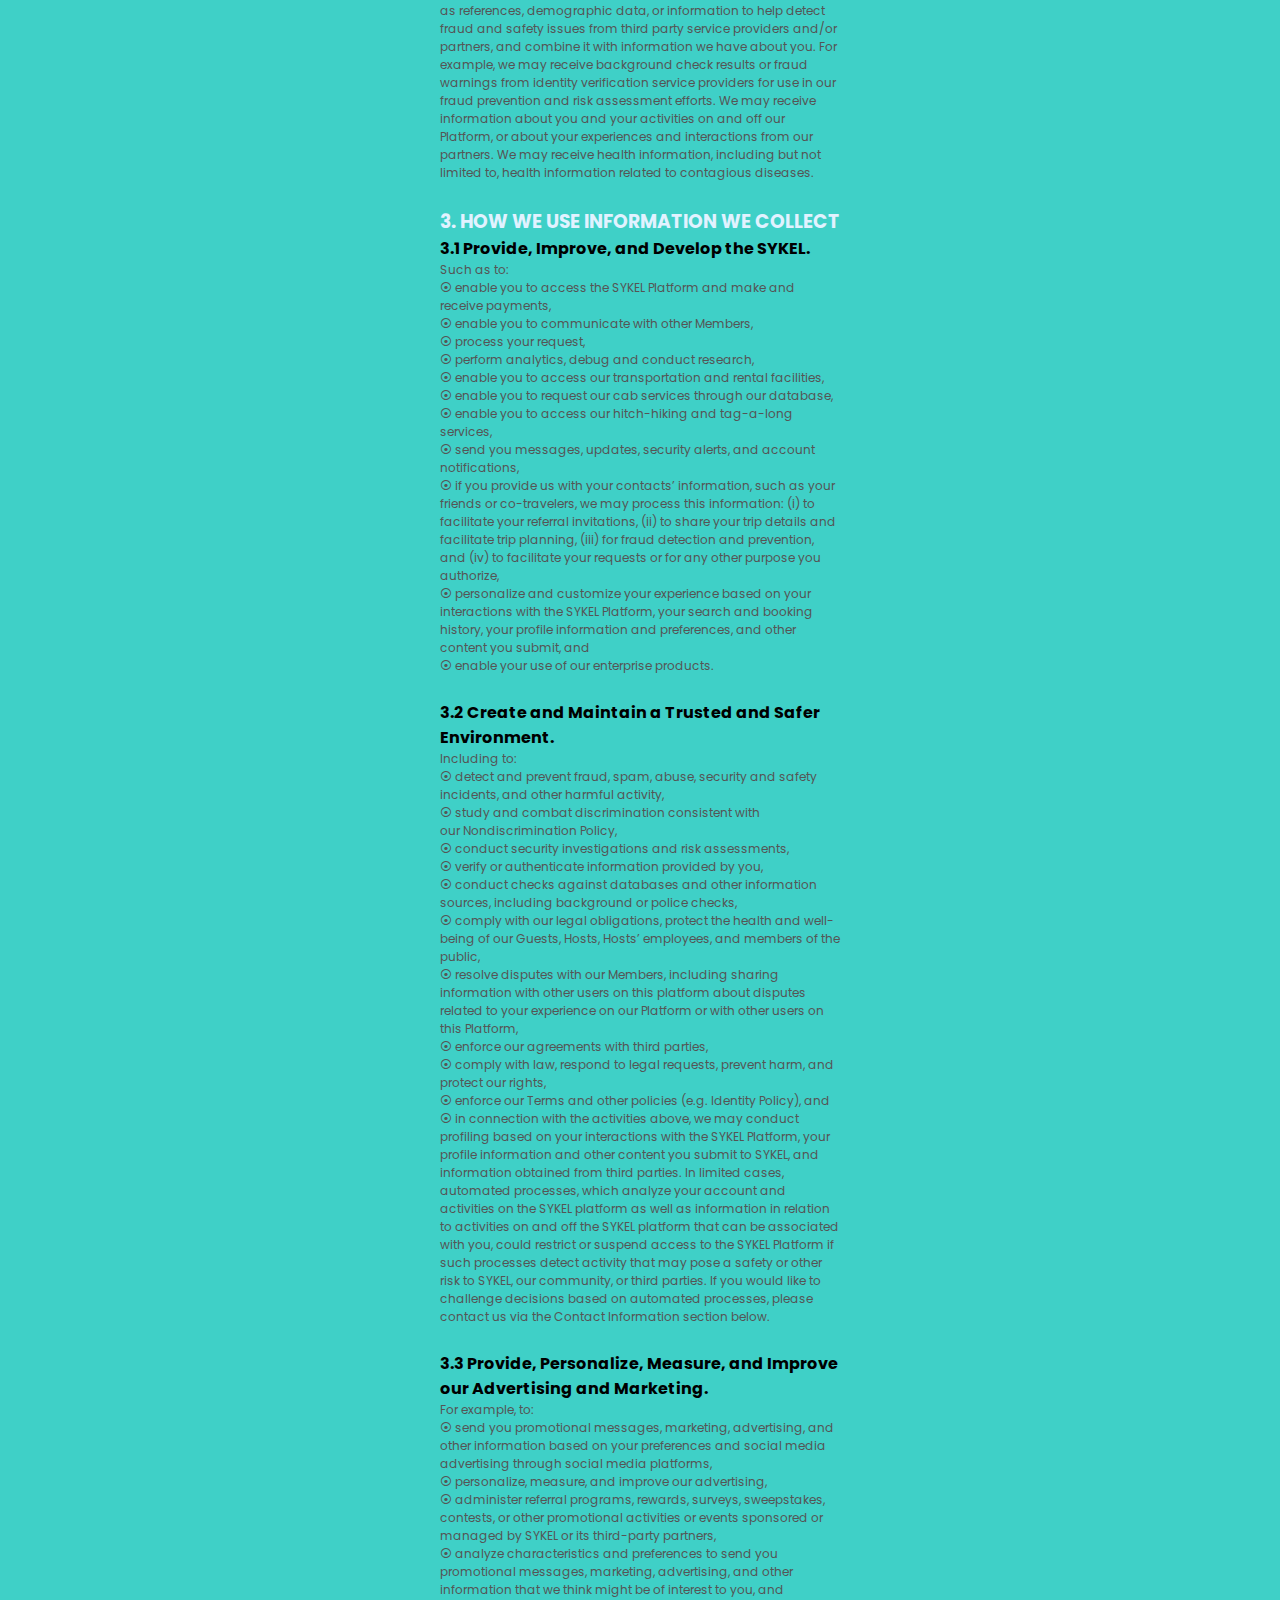
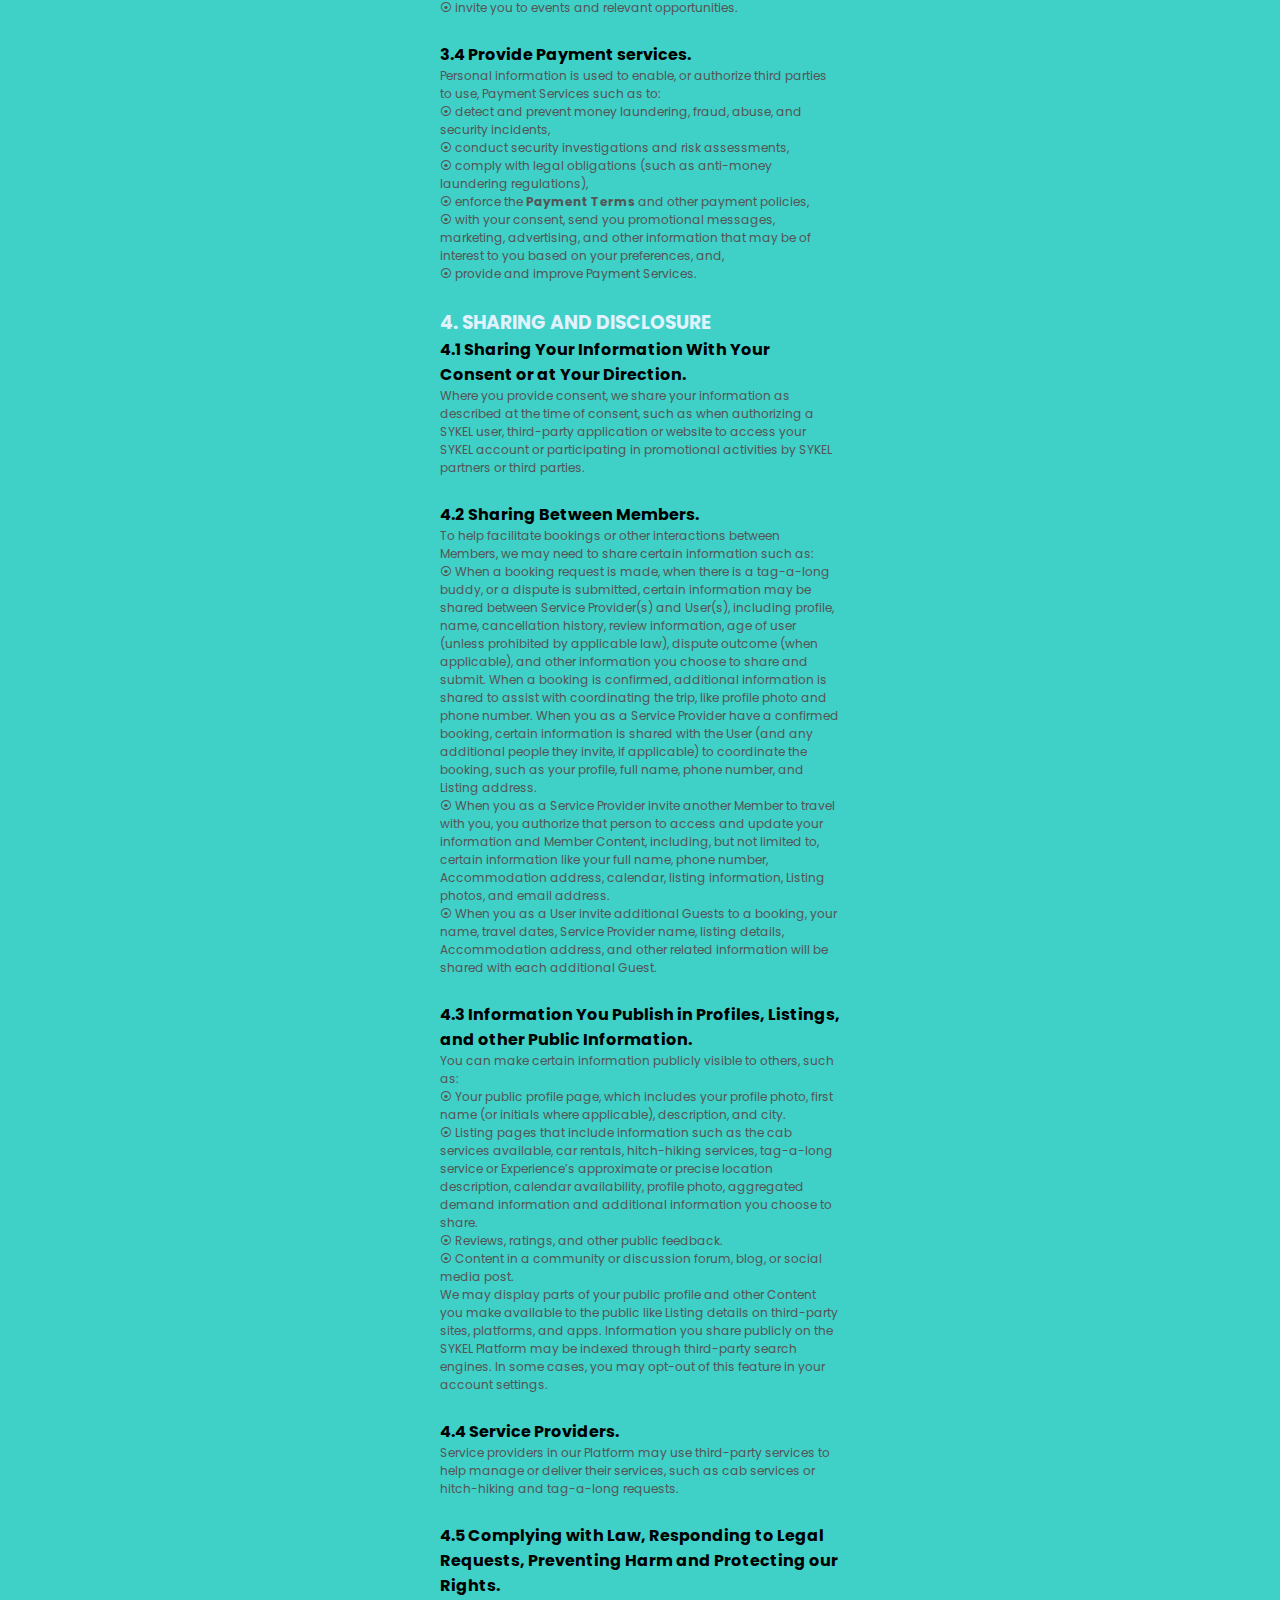
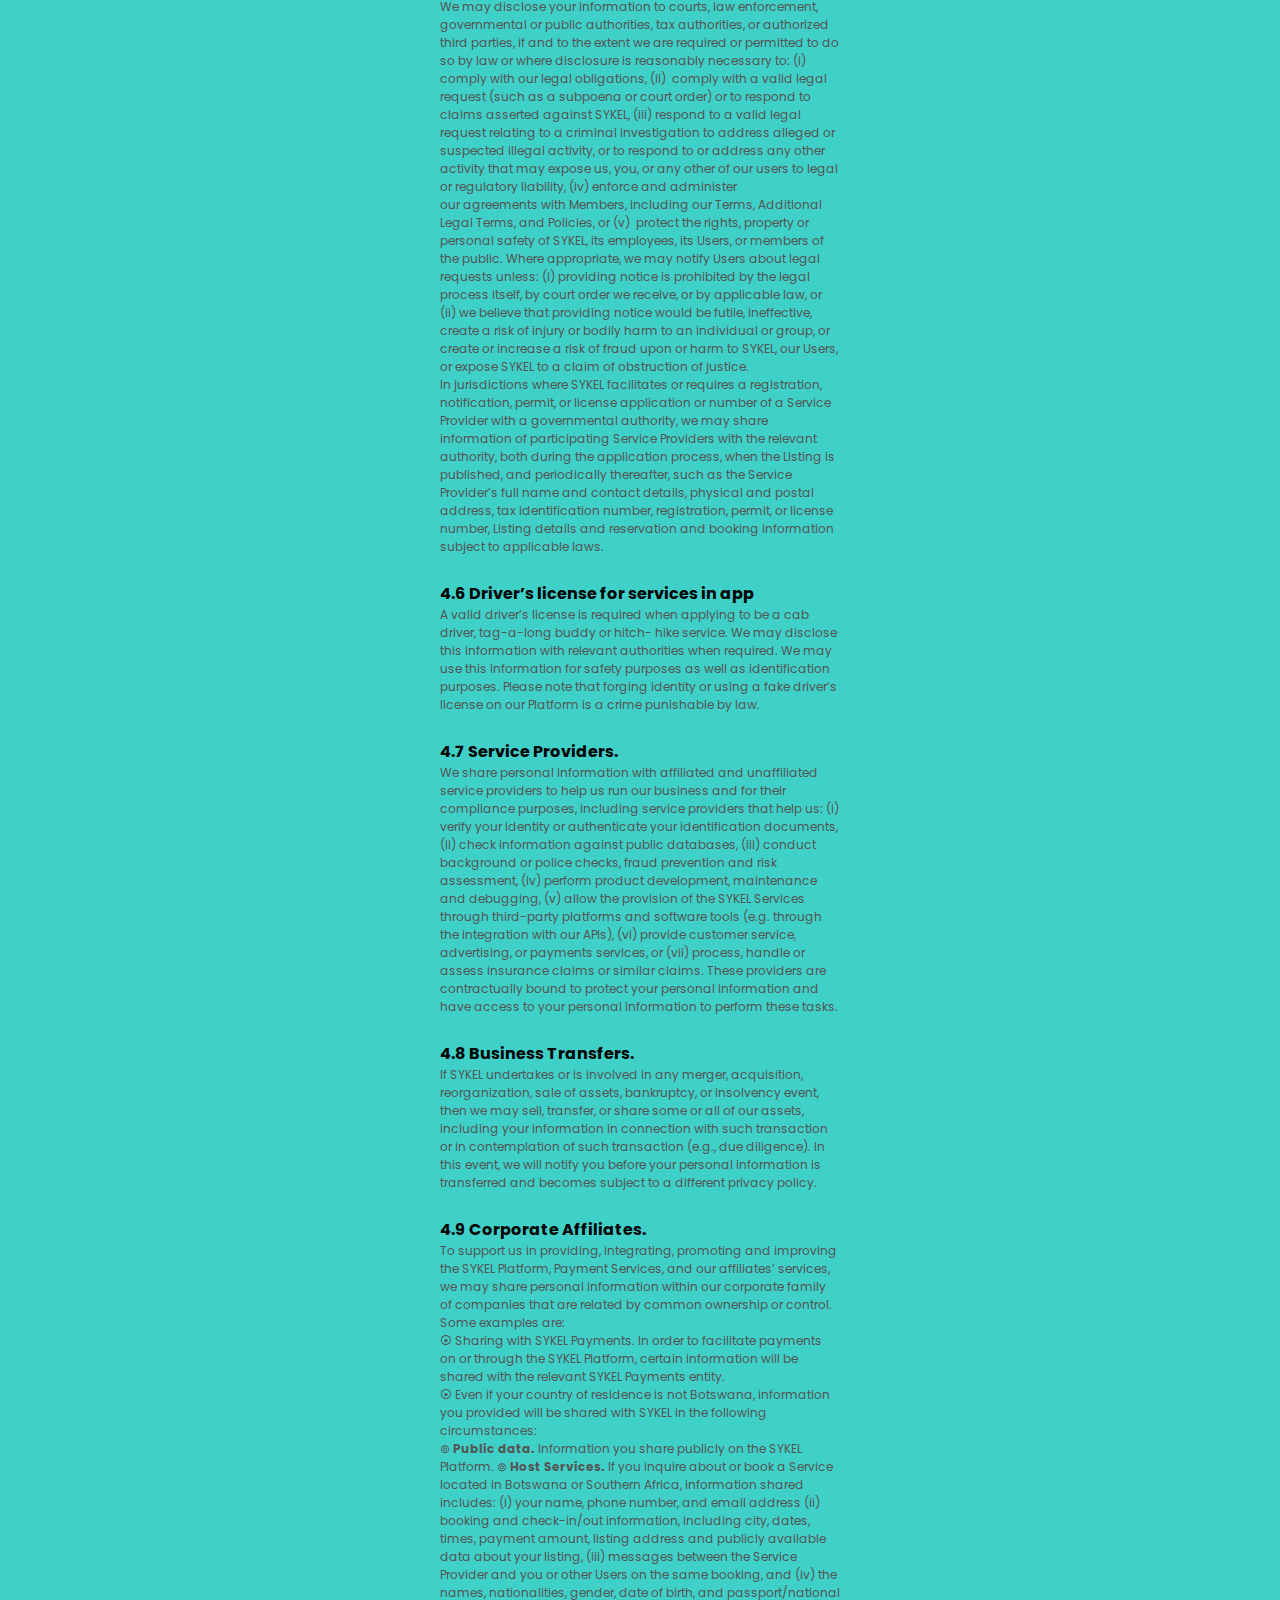
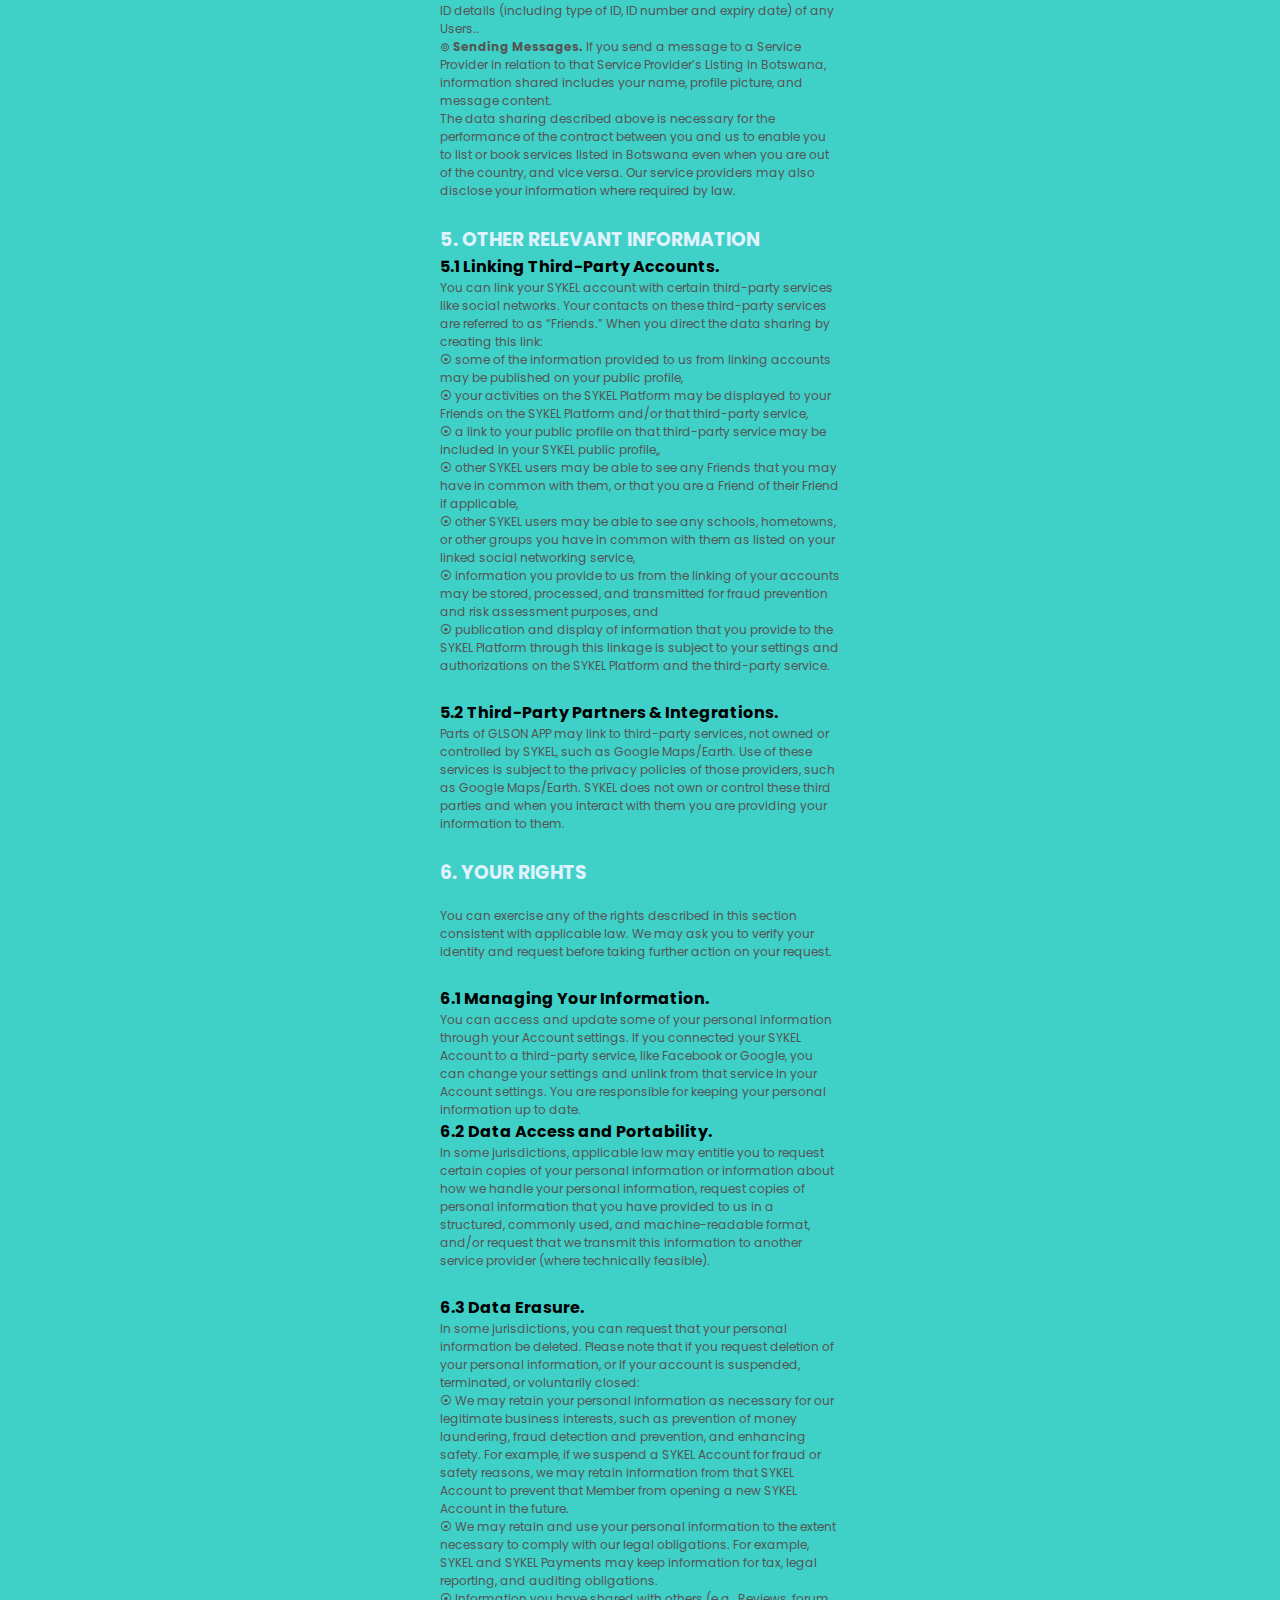
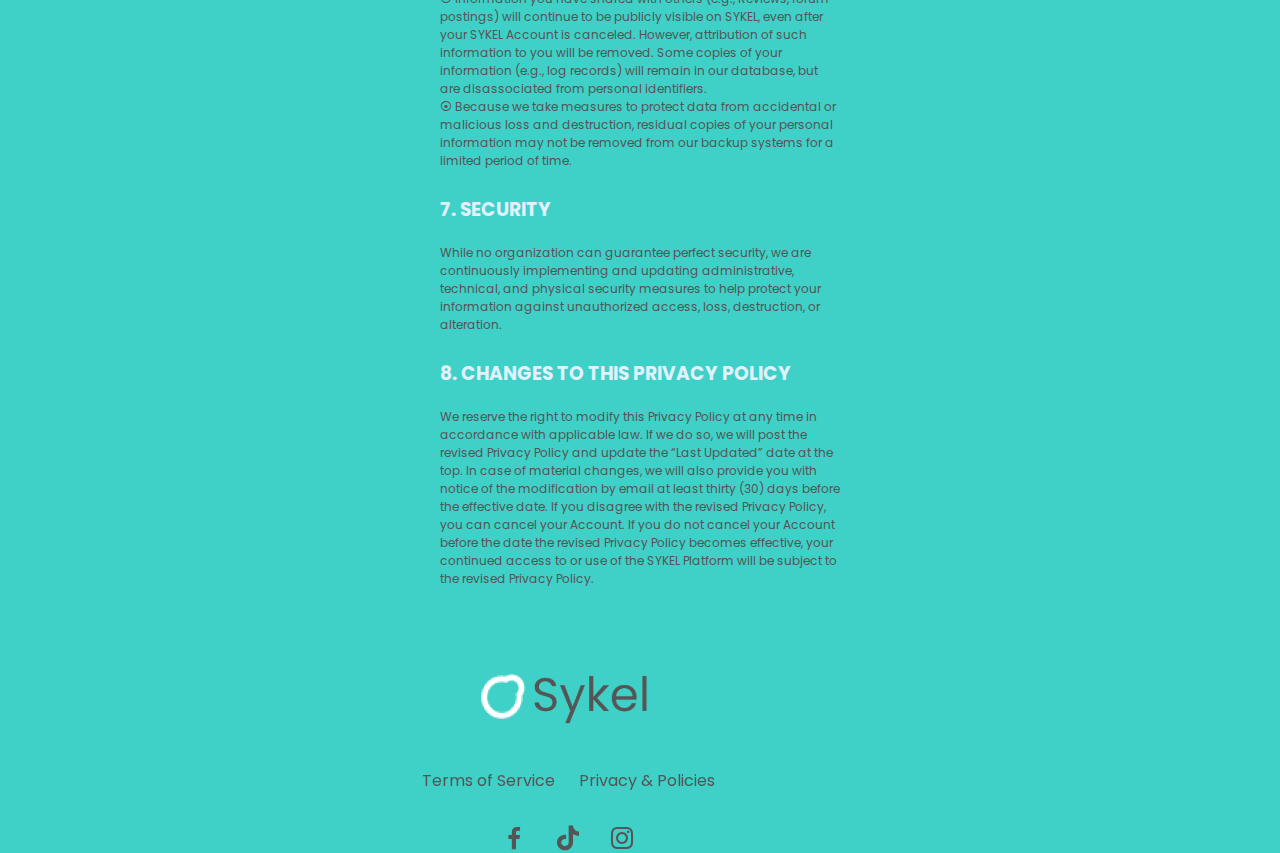
<file: Sykel Website/privacy.html>
<!DOCTYPE html>
<html lang="en">
<head>
    <meta charset="UTF-8">
    <meta http-equiv="X-UA-Compatible" content="IE=edge">
    <meta name="viewport" content="width=device-width, initial-scale=1.0">
    <title>Sykel |Privacy</title>
    <link rel="stylesheet" href="style.css">
    <link href='https://unpkg.com/boxicons@2.0.7/css/boxicons.min.css' rel='stylesheet'>
    <link rel="stylesheet" href="https://unpkg.com/swiper/swiper-bundle.min.css" />
</head>
<body>
    <!--navbar-->
    <header class="nav_bar">
        <a href="index.html"><img class="logo" src="images2/logo.png" alt="logo"></a>
    </header>
    <!--privacy-->
    <div id="our_story">
        <section class="other">
            <div class="text_area3">
                <h1>PRIVACY POLICY</h1>
                <br>
                <h3 class="other_h3">1. DEFINITIONS</h3>
                    <p class="other_p">Undefined terms in this Privacy Policy have the same definition as in our Terms of
                        Service (<b>“Terms”</b>).
                    </p>
                <br>
                <h3 class="other_h3">2. PERSONAL INFORMATION WE COLLECT</h3> 
                <h4>2.1 Information needed to use SYKEL.</h4>
                <p class="other_p">We collect personal information about you when you use SYKEL Platform. Without it, we may
                    not be able to provide all services requested. This information includes:
                    <br>
                        ⦿ <b>Contact Information, Account, Profile Information.</b> Such as your first name, last
                        name, phone number, postal address, email address, date of birth, gender and profile
                        photo, some of which will depend on the features you use.<br>
                        ⦿ <b>Identity Policy.</b> Please note that forging identity on our platform is a crime that is
                        punishable by law.<br>
                        ⦿ <b>Identity Verification and Payment Information.</b> Such as images of your government
                        issued ID, your ID number or other verification information, your driver’s license
                        (required for car rental and hitch-hiking services), bank account or payment account
                        information. ​​If you are not our user, we may receive payment information relating to you,
                        such as when one of our app user provides your payment card to complete a booking or
                        payment. If a copy of your ID is provided to us, we may scan, use, and store information
                        contained in your ID to verify your identity.<br>
                </p>
                <br>
                <h4>2.2 Information you choose to give us.</h4>
                <p class="other_p">You can choose to provide us with additional personal information. This information may
                    include:
                    <br>
                        ⦿ <b>Additional Profile Information.</b> Such as preferred language(s), city, and personal
                        description. Some of this information as indicated in your account settings is part of your
                        public profile page and will be publicly visible. When you complete your profile, you can
                        share with us additional information, such as details on your bio, interests and other
                        details about you, as well as content such as photos and videos. To add certain content,
                        like pictures or videos, you may allow us to access your camera or photo album.<br>
                        ⦿ <b>Information About Others.</b>Such as a payment instrument belonging to another person
                        or information about a co-traveler or co-user. By providing us with personal information
                        about others, you certify that you have permission to provide that information to SYKEL
                        for the purposes described in this Privacy Policy, have shared the Sykel Privacy Policy
                        with them, and they have read and understood that it applies to them.<br>
                        ⦿ <b>Address Book Contact Information.</b> Address book contacts you import or enter
                        manually.<br>
                        ⦿ <b>Other Information.</b> Such as when you fill in a form, add information to your account,
                        respond to surveys, post to community forums, participate in promotions, communicate
                        with our customer care team and other Members, or share your experience with us. This
                        may include health information if you choose to share it with us.<br>
                </p>
                <br>
                <h4>2.3 SYKEL Payment Method.</h4>
                <p class="other_p">
                    <b>Payment Transaction Information.</b> All payments made to Sykel or Sykel Service
                    Providers will be made in cash.<br>
                </p>
                <br>
                <h4>2.4 Personal Information We Collect from Third Parties.</h4>
                <p class="other_p">We collect personal information from other sources, such as:
                    <br>
                        ⦿ <b>Third-Party Services.</b> If you link, connect, or login to our Platform through a third party
                        service (e.g. Google, Facebook, WeChat), you direct the service to send us information
                        such as your registration, friends list, and profile information as controlled by that service
                        or as authorized by you via your privacy settings at that service.<br>
                        ⦿ <b>Background Information.</b>For safety purposes, to the extent permitted by applicable
                        laws, we may obtain, for example, reports of criminal records, sex offender registrations,
                        and other information about you and/or your background. We may use your information,
                        including your full name and date of birth, to obtain such reports.<br>
                        ⦿ <b>Referrals and co-travelers.</b> If you are invited to our Platform, such as a co-traveler on a
                        tag-a-long or hitch-hiking trip, the person who invited you can submit personal
                        information about you such as your email address or other contact information.<br>
                        ⦿ <b>Other Sources.</b> To the extent permitted by applicable law, we may receive additional
                        information about you, such as references, demographic data, or information to help
                        detect fraud and safety issues from third party service providers and/or partners, and
                        combine it with information we have about you. For example, we may receive
                        background check results or fraud warnings from identity verification service providers
                        for use in our fraud prevention and risk assessment efforts. We may receive information
                        about you and your activities on and off our Platform, or about your experiences and
                        interactions from our partners. We may receive health information, including but not
                        limited to, health information related to contagious diseases.<br>
                </p>
                <br>
                <h3 class="other_h3">3. HOW WE USE INFORMATION WE COLLECT</h3>
                <h4>3.1 Provide, Improve, and Develop the SYKEL.</h4>
                <p class="other_p">Such as to:
                    <br>
                        ⦿ enable you to access the SYKEL Platform and make and receive payments,<br>
                        ⦿ enable you to communicate with other Members,<br>
                        ⦿ process your request,<br>
                        ⦿ perform analytics, debug and conduct research,<br>
                        ⦿ enable you to access our transportation and rental facilities,<br>
                        ⦿ enable you to request our cab services through our database,<br>
                        ⦿ enable you to access our hitch-hiking and tag-a-long services,<br>
                        ⦿ send you messages, updates, security alerts, and account notifications,<br>
                        ⦿ if you provide us with your contacts’ information, such as your friends or co-travelers, we
                        may process this information: (i) to facilitate your referral invitations, (ii) to share your trip
                        details and facilitate trip planning, (iii) for fraud detection and prevention, and (iv) to
                        facilitate your requests or for any other purpose you authorize,<br>
                        ⦿ personalize and customize your experience based on your interactions with the SYKEL
                        Platform, your search and booking history, your profile information and preferences, and
                        other content you submit, and<br>
                        ⦿ enable your use of our enterprise products.<br>
                </p>
                <br>
                <h4>3.2 Create and Maintain a Trusted and Safer Environment.</h4>
                <p class="other_p">Including to:
                    <br>
                        ⦿ detect and prevent fraud, spam, abuse, security and safety incidents, and other harmful
                        activity,<br>
                        ⦿ study and combat discrimination consistent with our Nondiscrimination Policy,<br>
                        ⦿ conduct security investigations and risk assessments,<br>
                        ⦿ verify or authenticate information provided by you,<br>
                        ⦿ conduct checks against databases and other information sources, including background
                        or police checks,<br>
                        ⦿ comply with our legal obligations, protect the health and well-being of our Guests, Hosts,
                        Hosts’ employees, and members of the public,<br>
                        ⦿ resolve disputes with our Members, including sharing information with other users on
                        this platform about disputes related to your experience on our Platform or with other
                        users on this Platform,<br>
                        ⦿ enforce our agreements with third parties,<br>
                        ⦿ comply with law, respond to legal requests, prevent harm, and protect our rights,<br>
                        ⦿ enforce our Terms and other policies (e.g. Identity Policy), and<br>
                        ⦿ in connection with the activities above, we may conduct profiling based on your
                        interactions with the SYKEL Platform, your profile information and other content you
                        submit to SYKEL, and information obtained from third parties. In limited cases,
                        automated processes, which analyze your account and activities on the SYKEL platform
                        as well as information in relation to activities on and off the SYKEL platform that can be
                        associated with you, could restrict or suspend access to the SYKEL Platform if such
                        processes detect activity that may pose a safety or other risk to SYKEL, our community,
                        or third parties. If you would like to challenge decisions based on automated processes,
                        please contact us via the Contact Information section below.<br>
                </p>
                <br>
                <h4>3.3 Provide, Personalize, Measure, and Improve our Advertising and Marketing.</h4>
                <p class="other_p">For example, to:
                    <br>
                        ⦿ send you promotional messages, marketing, advertising, and other information based on
                        your preferences and social media advertising through social media platforms,<br>
                        ⦿ personalize, measure, and improve our advertising,<br>
                        ⦿ administer referral programs, rewards, surveys, sweepstakes, contests, or other
                        promotional activities or events sponsored or managed by SYKEL or its third-party
                        partners,<br>
                        ⦿ analyze characteristics and preferences to send you promotional messages, marketing,
                        advertising, and other information that we think might be of interest to you, and<br>
                        ⦿ invite you to events and relevant opportunities.<br>
                </p>
                <br>
                <h4>3.4 Provide Payment services.</h4>
                <p class="other_p">Personal information is used to enable, or authorize third
                    parties to use, Payment Services such as to:
                    <br>
                        ⦿ detect and prevent money laundering, fraud, abuse, and security incidents,<br>
                        ⦿ conduct security investigations and risk assessments,<br>
                        ⦿ comply with legal obligations (such as anti-money laundering regulations),<br>
                        ⦿ enforce the <b>Payment Terms</b> and other payment policies,<br>
                        ⦿ with your consent, send you promotional messages, marketing, advertising, and other
                        information that may be of interest to you based on your preferences, and,<br>
                        ⦿ provide and improve Payment Services.<br>
                </p>
                <br>
                <h3 class="other_h3">4. SHARING AND DISCLOSURE</h3>
                <h4>4.1 Sharing Your Information With Your Consent or at Your Direction.</h4>
                <p class="other_p">Where you provide consent, we share your information as described at the time of consent,
                    such as when authorizing a SYKEL user, third-party application or website to access your
                    SYKEL account or participating in promotional activities by SYKEL partners or third parties.
                </p>
                <br>
                <h4>4.2 Sharing Between Members.</h4>
                <p class="other_p">To help facilitate bookings or other interactions between Members, we may need to share
                    certain information such as:
                    <br>
                        ⦿ When a booking request is made, when there is a tag-a-long buddy, or a dispute is
                        submitted, certain information may be shared between Service Provider(s) and User(s),
                        including profile, name, cancellation history, review information, age of user (unless
                        prohibited by applicable law), dispute outcome (when applicable), and other information
                        you choose to share and submit. When a booking is confirmed, additional information is
                        shared to assist with coordinating the trip, like profile photo and phone number. When
                        you as a Service Provider have a confirmed booking, certain information is shared with
                        the User (and any additional people they invite, if applicable) to coordinate the booking,
                        such as your profile, full name, phone number, and Listing address.<br>
                        ⦿ When you as a Service Provider invite another Member to travel with you, you authorize
                        that person to access and update your information and Member Content, including, but
                        not limited to, certain information like your full name, phone number, Accommodation
                        address, calendar, listing information, Listing photos, and email address.<br>
                        ⦿ When you as a User invite additional Guests to a booking, your name, travel dates,
                        Service Provider name, listing details, Accommodation address, and other related
                        information will be shared with each additional Guest.<br>
                </p>
                <br>
                <h4>4.3 Information You Publish in Profiles, Listings, and other Public Information.</h4>
                <p class="other_p">You can make certain information publicly visible to others, such as:
                    <br>
                        ⦿ Your public profile page, which includes your profile photo, first name (or initials where
                        applicable), description, and city.<br>
                        ⦿ Listing pages that include information such as the cab services available, car rentals,
                        hitch-hiking services, tag-a-long service or Experience’s approximate or precise location
                        description, calendar availability, profile photo, aggregated demand information and
                        additional information you choose to share.<br>
                        ⦿ Reviews, ratings, and other public feedback.<br>
                        ⦿ Content in a community or discussion forum, blog, or social media post.<br>
                        We may display parts of your public profile and other Content you make available to the public
                        like Listing details on third-party sites, platforms, and apps.
                        Information you share publicly on the SYKEL Platform may be indexed through third-party
                        search engines. In some cases, you may opt-out of this feature in your account settings.
                </p>
                <br>
                <h4>4.4 Service Providers.</h4>
                <p class="other_p">Service providers in our Platform may use third-party services to help manage or deliver their
                    services, such as cab services or hitch-hiking and tag-a-long requests.
                </p>
                <br>
                <h4>4.5 Complying with Law, Responding to Legal Requests, Preventing Harm and Protecting
                    our Rights.</h4>
                <p class="other_p">We may disclose your information to courts, law enforcement, governmental or public
                    authorities, tax authorities, or authorized third parties, if and to the extent we are required or
                    permitted to do so by law or where disclosure is reasonably necessary to: (i) comply with our
                    legal obligations, (ii)  comply with a valid legal request (such as a subpoena or court order) or to
                    respond to claims asserted against SYKEL, (iii) respond to a valid legal request relating to a
                    criminal investigation to address alleged or suspected illegal activity, or to respond to or address
                    any other activity that may expose us, you, or any other of our users to legal or regulatory
                    liability, (iv) enforce and administer our agreements with Members, including
                    our Terms, Additional Legal Terms, and Policies, or (v)  protect the rights, property or personal
                    safety of SYKEL, its employees, its Users, or members of the public.
                    Where appropriate, we may notify Users about legal requests unless: (i) providing notice is
                    prohibited by the legal process itself, by court order we receive, or by applicable law, or (ii) we
                    believe that providing notice would be futile, ineffective, create a risk of injury or bodily harm to
                    an individual or group, or create or increase a risk of fraud upon or harm to SYKEL, our Users,
                    or expose SYKEL to a claim of obstruction of justice.
                    <br>
                    In jurisdictions where SYKEL facilitates or requires a registration, notification, permit, or license
                    application or number of a Service Provider with a governmental authority, we may share
                    information of participating Service Providers with the relevant authority, both during the
                    application process, when the Listing is published, and periodically thereafter, such as the
                    Service Provider’s full name and contact details, physical and postal address, tax identification
                    number, registration, permit, or license number, Listing details and reservation and booking
                    information subject to applicable laws.
                </p>
                <br>
                <h4>4.6 Driver’s license for services in app</h4>
                <p class="other_p">A valid driver’s license is required when applying to be a cab driver, tag-a-long buddy or hitch-
                    hike service. We may disclose this information with relevant authorities when required. We may
                    use this information for safety purposes as well as identification purposes. Please note that
                    forging identity or using a fake driver’s license on our Platform is a crime punishable by law.
                </p>
                <br>
                <h4>4.7 Service Providers.</h4>
                <p class="other_p">We share personal information with affiliated and unaffiliated service providers to help us run
                    our business and for their compliance purposes, including service providers that help us: (i)
                    verify your identity or authenticate your identification documents, (ii) check information against
                    public databases, (iii) conduct background or police checks, fraud prevention and risk
                    assessment, (iv) perform product development, maintenance and debugging, (v) allow the
                    provision of the SYKEL Services through third-party platforms and software tools (e.g. through
                    the integration with our APIs), (vi) provide customer service, advertising, or payments services,
                    or (vii) process, handle or assess insurance claims or similar claims. These providers are
                    contractually bound to protect your personal information and have access to your personal
                    information to perform these tasks.
                </p>
                <br>
                <h4>4.8 Business Transfers.</h4>
                <p class="other_p">If SYKEL undertakes or is involved in any merger, acquisition, reorganization, sale of assets,
                    bankruptcy, or insolvency event, then we may sell, transfer, or share some or all of our assets,
                    including your information in connection with such transaction or in contemplation of such
                    transaction (e.g., due diligence). In this event, we will notify you before your personal
                    information is transferred and becomes subject to a different privacy policy.
                </p>
                <br>
                <h4>4.9 Corporate Affiliates.</h4>
                <p class="other_p">To support us in providing, integrating, promoting and improving the SYKEL Platform, Payment
                    Services, and our affiliates’ services, we may share personal information within our corporate
                    family of companies that are related by common ownership or control. Some examples are:
                    <br>
                        ⦿ Sharing with SYKEL Payments. In order to facilitate payments on or through the SYKEL
                        Platform, certain information will be shared with the relevant SYKEL Payments entity.<br>
                        ⦿ Even if your country of residence is not Botswana, information you provided will be
                        shared with SYKEL in the following circumstances:<br>
                            ⊚ <b>Public data.</b> Information you share publicly on the SYKEL Platform.
                            ⊚ <b>Host Services.</b> If you inquire about or book a Service located in Botswana or
                            Southern Africa, information shared includes: (i) your name, phone number, and
                            email address (ii) booking and check-in/out information, including city, dates,
                            times, payment amount, listing address and publicly available data about your
                            listing, (iii) messages between the Service Provider and you or other Users on
                            the same booking, and (iv) the names, nationalities, gender, date of birth, and
                            passport/national ID details (including type of ID, ID number and expiry date) of
                            any Users..<br>
                            ⊚ <b>Sending Messages.</b> If you send a message to a Service Provider in relation to
                            that Service Provider’s Listing in Botswana, information shared includes your
                            name, profile picture, and message content.<br>
    
                        The data sharing described above is necessary for the performance of the contract between you
                        and us to enable you to list or book services listed in Botswana even when you are out of the
                        country, and vice versa. Our service providers may also disclose your information where
                        required by law.<br>
                </p>
                <br>
                <h3 class="other_h3">5. OTHER RELEVANT INFORMATION</h3>
                <h4>5.1 Linking Third-Party Accounts.</h4>
                <p class="other_p">You can link your SYKEL account with certain third-party services like social networks. Your
                    contacts on these third-party services are referred to as “Friends.” When you direct the data
                    sharing by creating this link:
                    <br>
                        ⦿ some of the information provided to us from linking accounts may be published on your
                        public profile,<br>
                        ⦿ your activities on the SYKEL Platform may be displayed to your Friends on the SYKEL
                        Platform and/or that third-party service,<br>
                        ⦿ a link to your public profile on that third-party service may be included in your SYKEL
                        public profile,,<br>
                        ⦿ other SYKEL users may be able to see any Friends that you may have in common with
                        them, or that you are a Friend of their Friend if applicable,<br>
                        ⦿ other SYKEL users may be able to see any schools, hometowns, or other groups you
                        have in common with them as listed on your linked social networking service,<br>
                        ⦿ information you provide to us from the linking of your accounts may be stored,
                        processed, and transmitted for fraud prevention and risk assessment purposes, and<br>
                        ⦿ publication and display of information that you provide to the SYKEL Platform through
                        this linkage is subject to your settings and authorizations on the SYKEL Platform and the
                        third-party service.<br>
                </p>
                <br>
                <h4>5.2 Third-Party Partners &amp; Integrations.</h4>
                <p class="other_p">Parts of GLSON APP may link to third-party services, not owned or controlled by SYKEL, such
                    as Google Maps/Earth. Use of these services is subject to the privacy policies of those
                    providers, such as Google Maps/Earth. SYKEL does not own or control these third parties and
                    when you interact with them you are providing your information to them.
                </p>
                <br>
                <h3 class="other_h3">6. YOUR RIGHTS</h3>
                <p class="other_p">You can exercise any of the rights described in this section consistent with applicable law. We
                    may ask you to verify your identity and request before taking further action on your request.
                </p>
                <br>
                <h4>6.1 Managing Your Information.</h4>
                <p class="other_p">You can access and update some of your personal information through your Account settings. If
                    you connected your SYKEL Account to a third-party service, like Facebook or Google, you can
                    change your settings and unlink from that service in your Account settings. You are responsible
                    for keeping your personal information up to date.
                </p>
                <h4>6.2 Data Access and Portability.</h4>
                <p class="other_p">In some jurisdictions, applicable law may entitle you to request certain copies of your personal
                    information or information about how we handle your personal information, request copies of
                    personal information that you have provided to us in a structured, commonly used, and
                    machine-readable format, and/or request that we transmit this information to another service
                    provider (where technically feasible).
                </p>
                <br>
                <h4>6.3 Data Erasure.</h4>
                <p class="other_p">In some jurisdictions, you can request that your personal information be deleted. Please note
                    that if you request deletion of your personal information, or if your account is suspended,
                    terminated, or voluntarily closed:
                    <br>
                        ⦿ We may retain your personal information as necessary for our legitimate business
                        interests, such as prevention of money laundering, fraud detection and prevention, and
                        enhancing safety. For example, if we suspend a SYKEL Account for fraud or safety
                        reasons, we may retain information from that SYKEL Account to prevent that Member
                        from opening a new SYKEL Account in the future.<br>
                        ⦿ We may retain and use your personal information to the extent necessary to comply with
                        our legal obligations. For example, SYKEL and SYKEL Payments may keep information
                        for tax, legal reporting, and auditing obligations.<br>
                        ⦿ Information you have shared with others (e.g., Reviews, forum postings) will continue to
                        be publicly visible on SYKEL, even after your SYKEL Account is canceled. However,
                        attribution of such information to you will be removed. Some copies of your information
                        (e.g., log records) will remain in our database, but are disassociated from personal
                        identifiers.<br>
                        ⦿ Because we take measures to protect data from accidental or malicious loss and
                        destruction, residual copies of your personal information may not be removed from our
                        backup systems for a limited period of time.
                </p>
                <br>
                <h3 class="other_h3">7. SECURITY</h3>
                <p class="other_p">While no organization can guarantee perfect security, we are continuously implementing and
                    updating administrative, technical, and physical security measures to help protect your
                    information against unauthorized access, loss, destruction, or alteration.
                </p>
                <br>
                <h3 class="other_h3">8. CHANGES TO THIS PRIVACY POLICY</h3>
                <p class="other_p">We reserve the right to modify this Privacy Policy at any time in accordance with applicable law.
                    If we do so, we will post the revised Privacy Policy and update the “Last Updated” date at the
                    top. In case of material changes, we will also provide you with notice of the modification by
                    email at least thirty (30) days before the effective date. If you disagree with the revised Privacy
                    Policy, you can cancel your Account. If you do not cancel your Account before the date the
                    revised Privacy Policy becomes effective, your continued access to or use of the SYKEL
                    Platform will be subject to the revised Privacy Policy.
                </p>
                <br>
    <!--footer-->
    <footer id="footer">
        <div id="footer_content" class="privacy_footer">
            <a href="#our_story"><img src="images2/logo.png" alt="logo"></a>
            <br>
            <div class="tags">
                <ul class="footer_links">
                    <li><a href="terms.html">Terms of Service</a></li>
                    <li><a href="#">Privacy & Policies</a></li>
                </ul>
                <br>
                <ul class="socials">
                    <li><a href="https://www.facebook.com/Sykel-104197502461662/" class="footer_icon"><i class='bx bxl-facebook' ></i></a></li>
                    <li><a href="https://tiktok.com/@sykel_00" class="footer_icon"><i class='bx bxl-tiktok' ></i></a></li>
                    <li><a href="https://www.instagram.com/sykel1/" class="footer_icon"><i class='bx bxl-instagram' ></i></a></li>
                </ul>
            </div>
        <div class="footer_copy">
            <h6>Sykel App&#169; 2022. All Rights Reserved.</h6>
        </div>
    </footer>
</body>
</html>
</file>
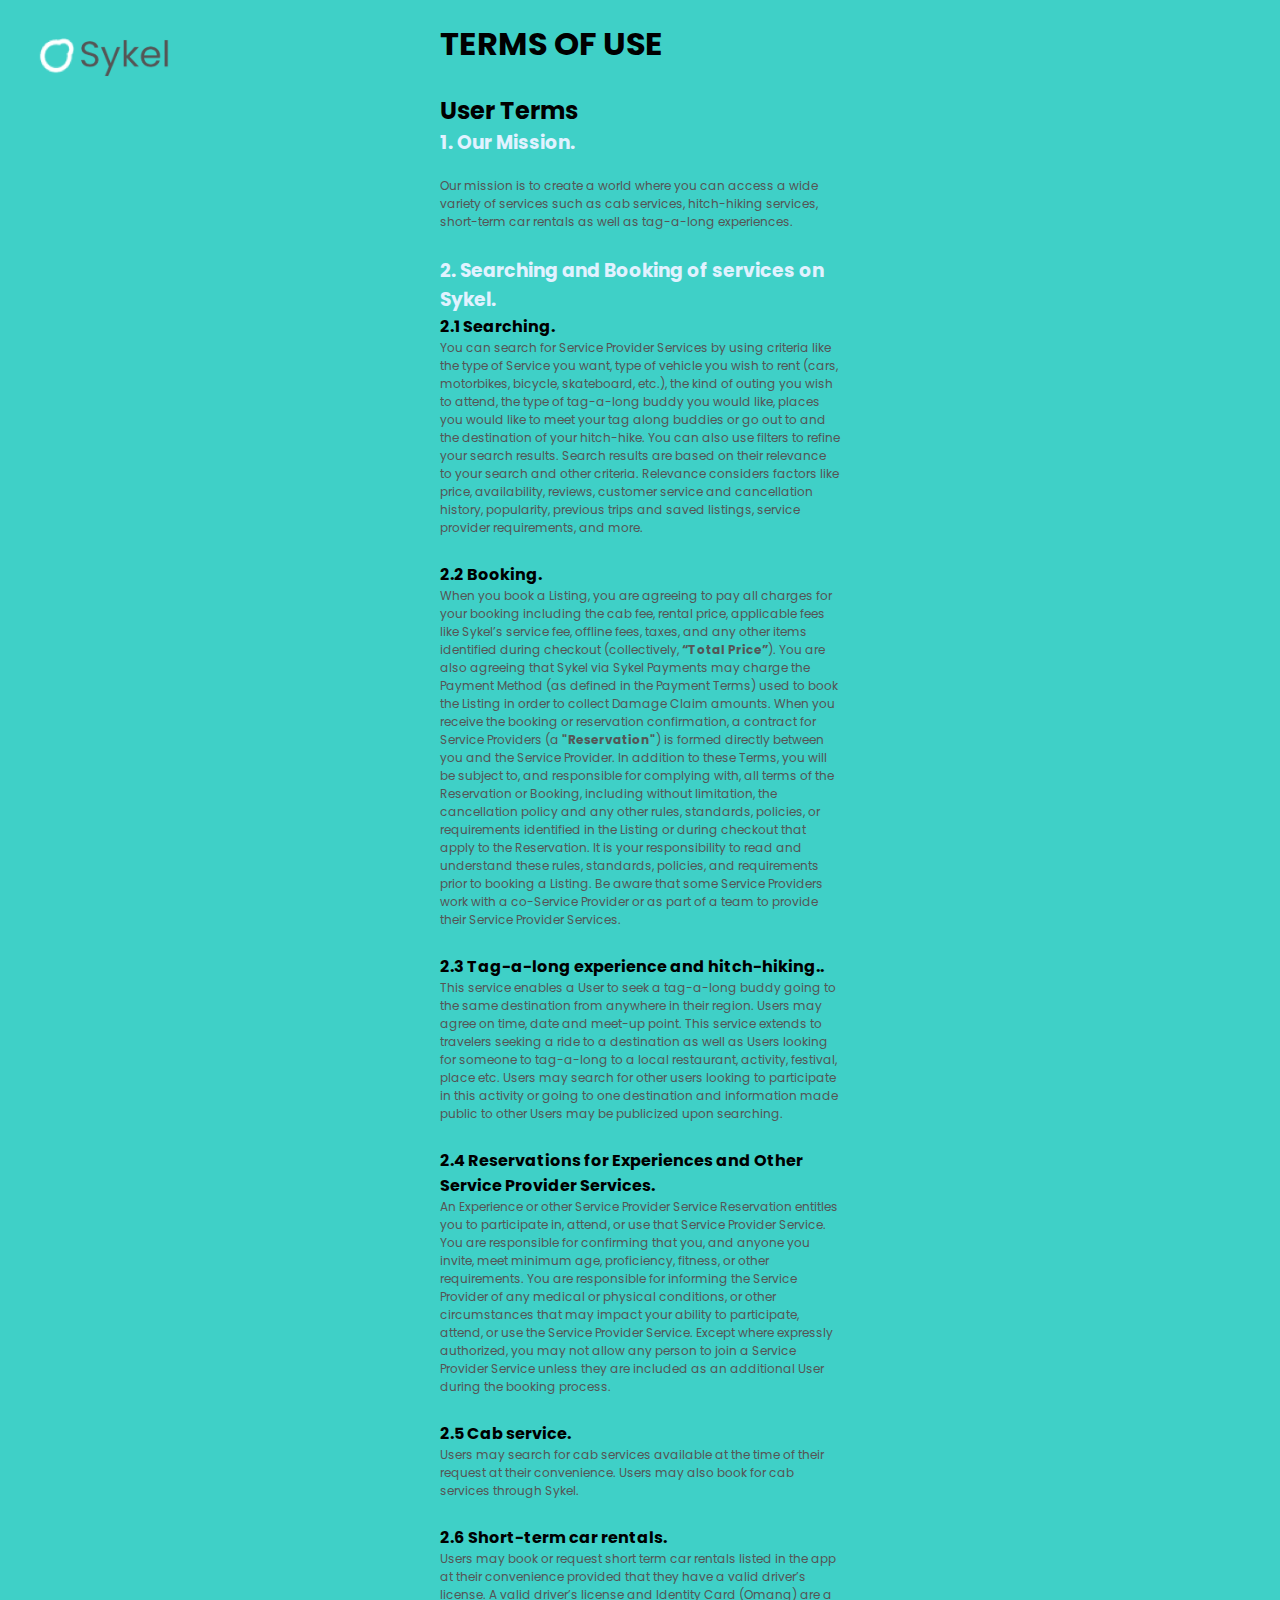
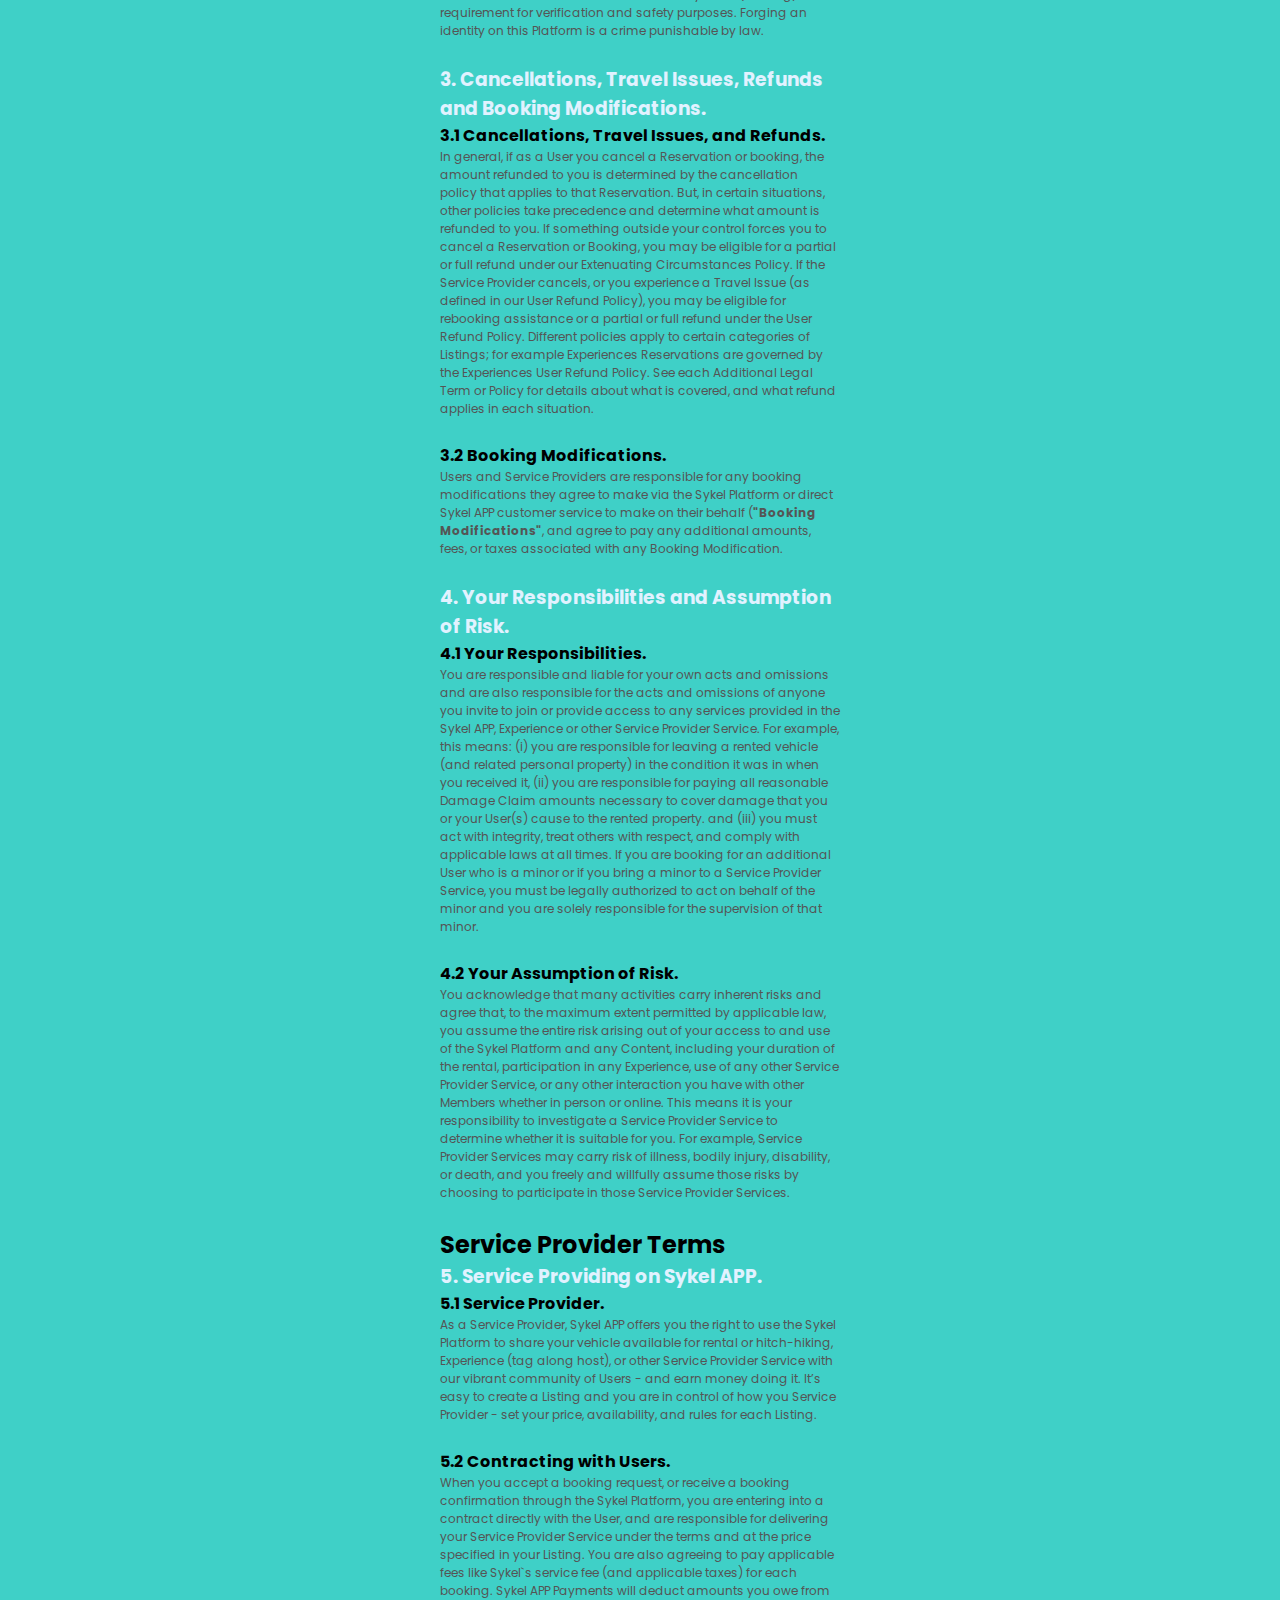
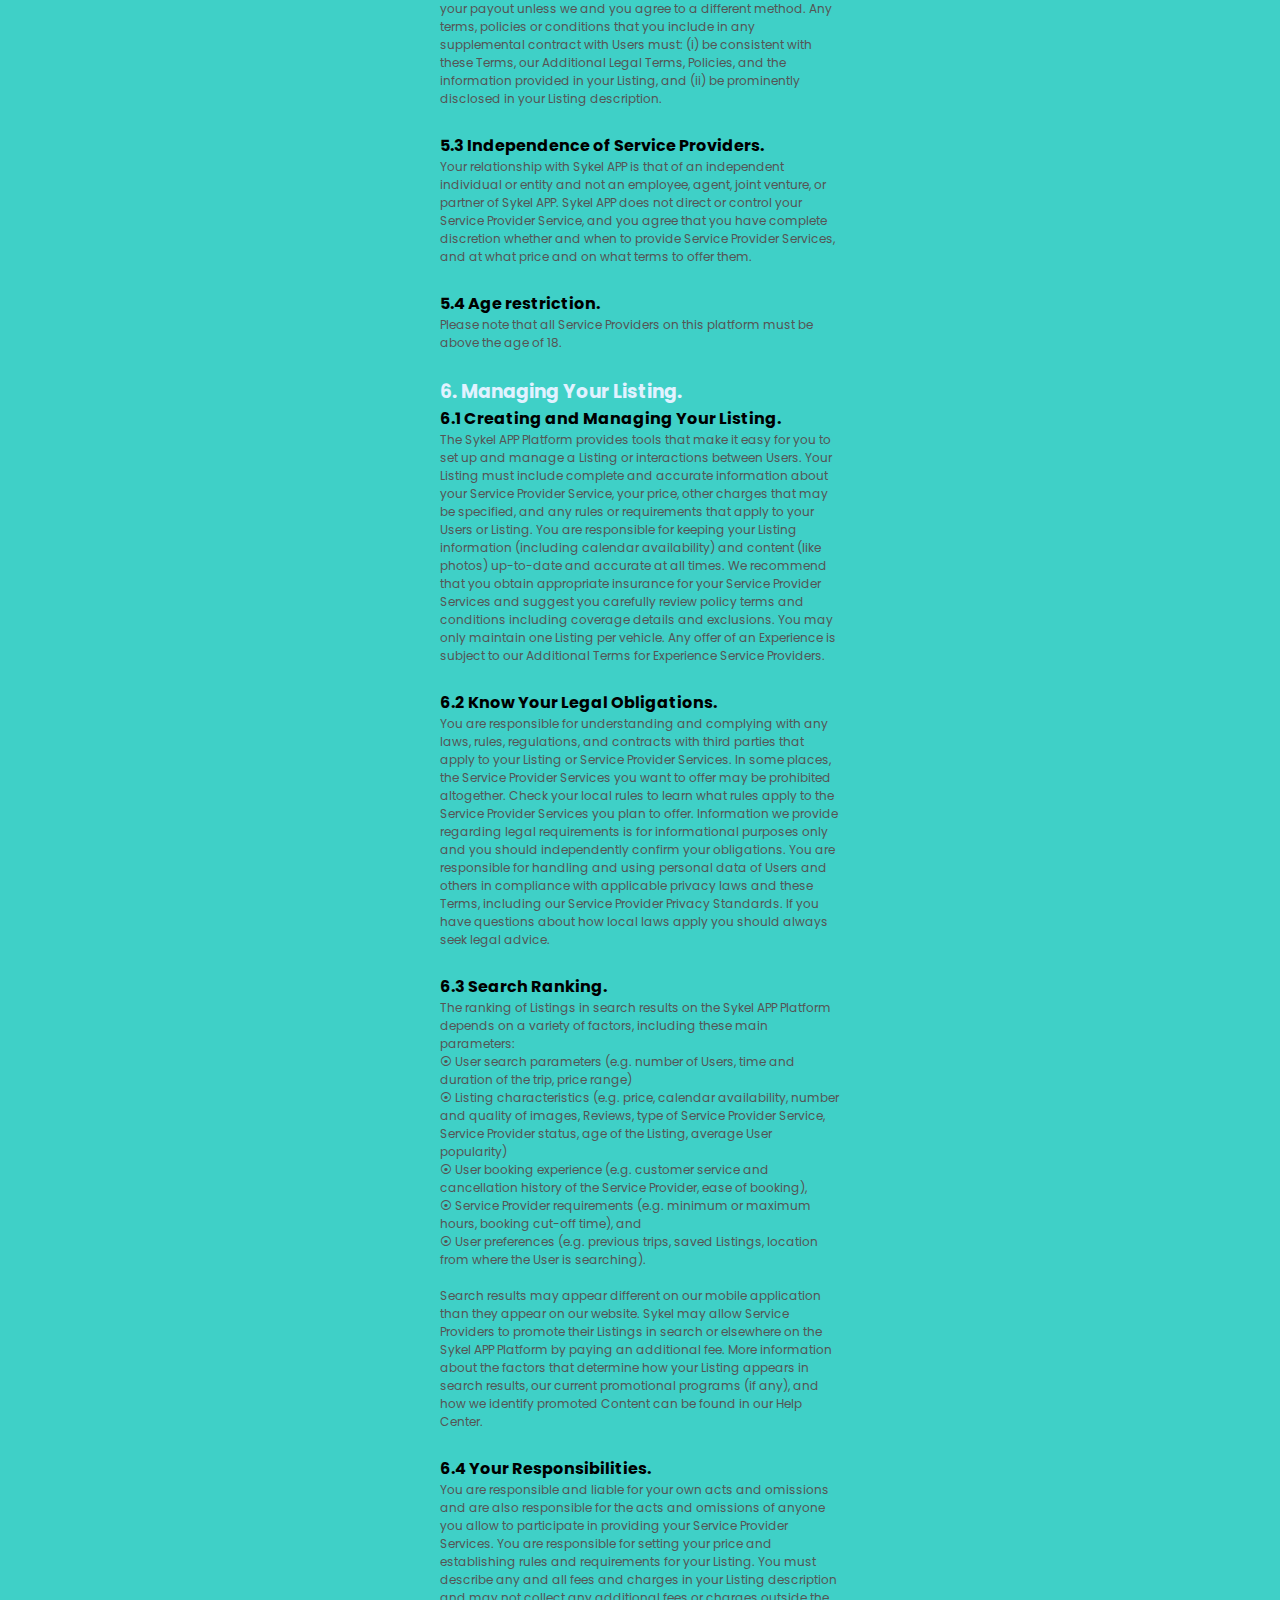
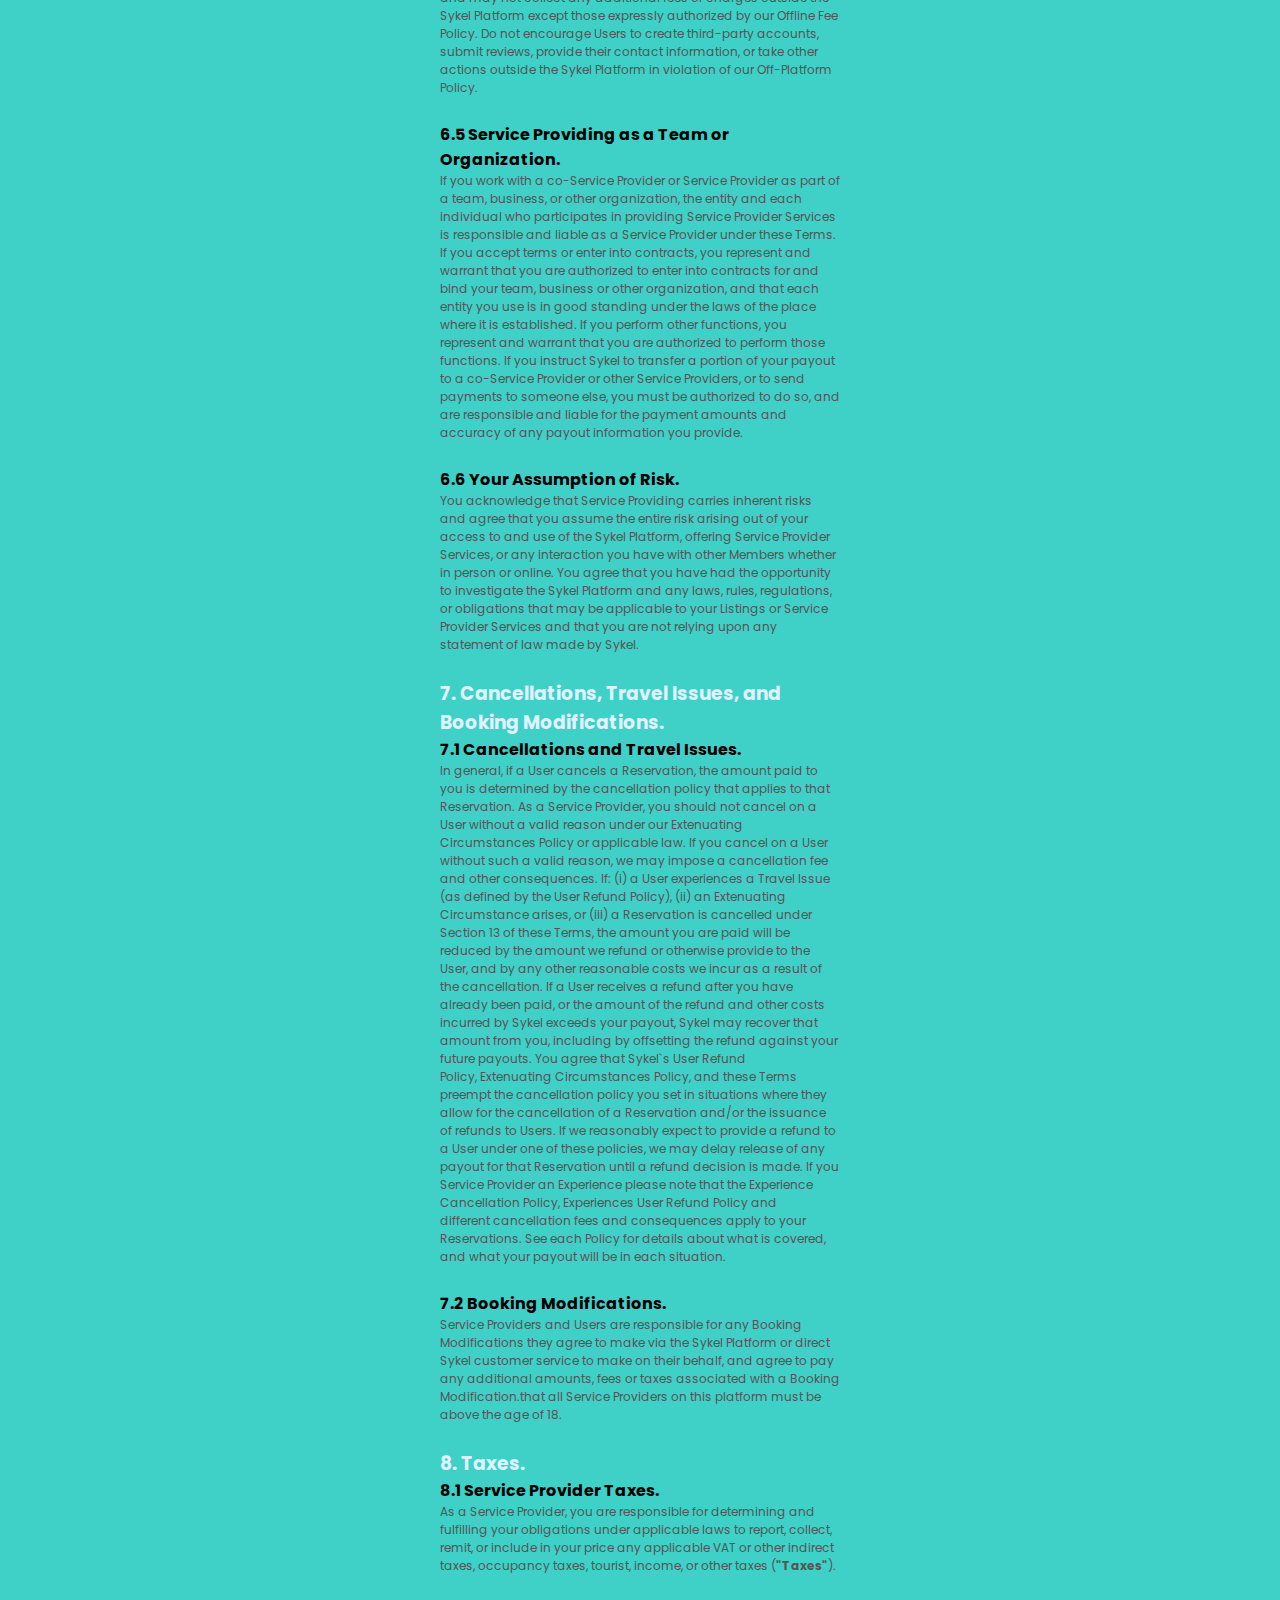
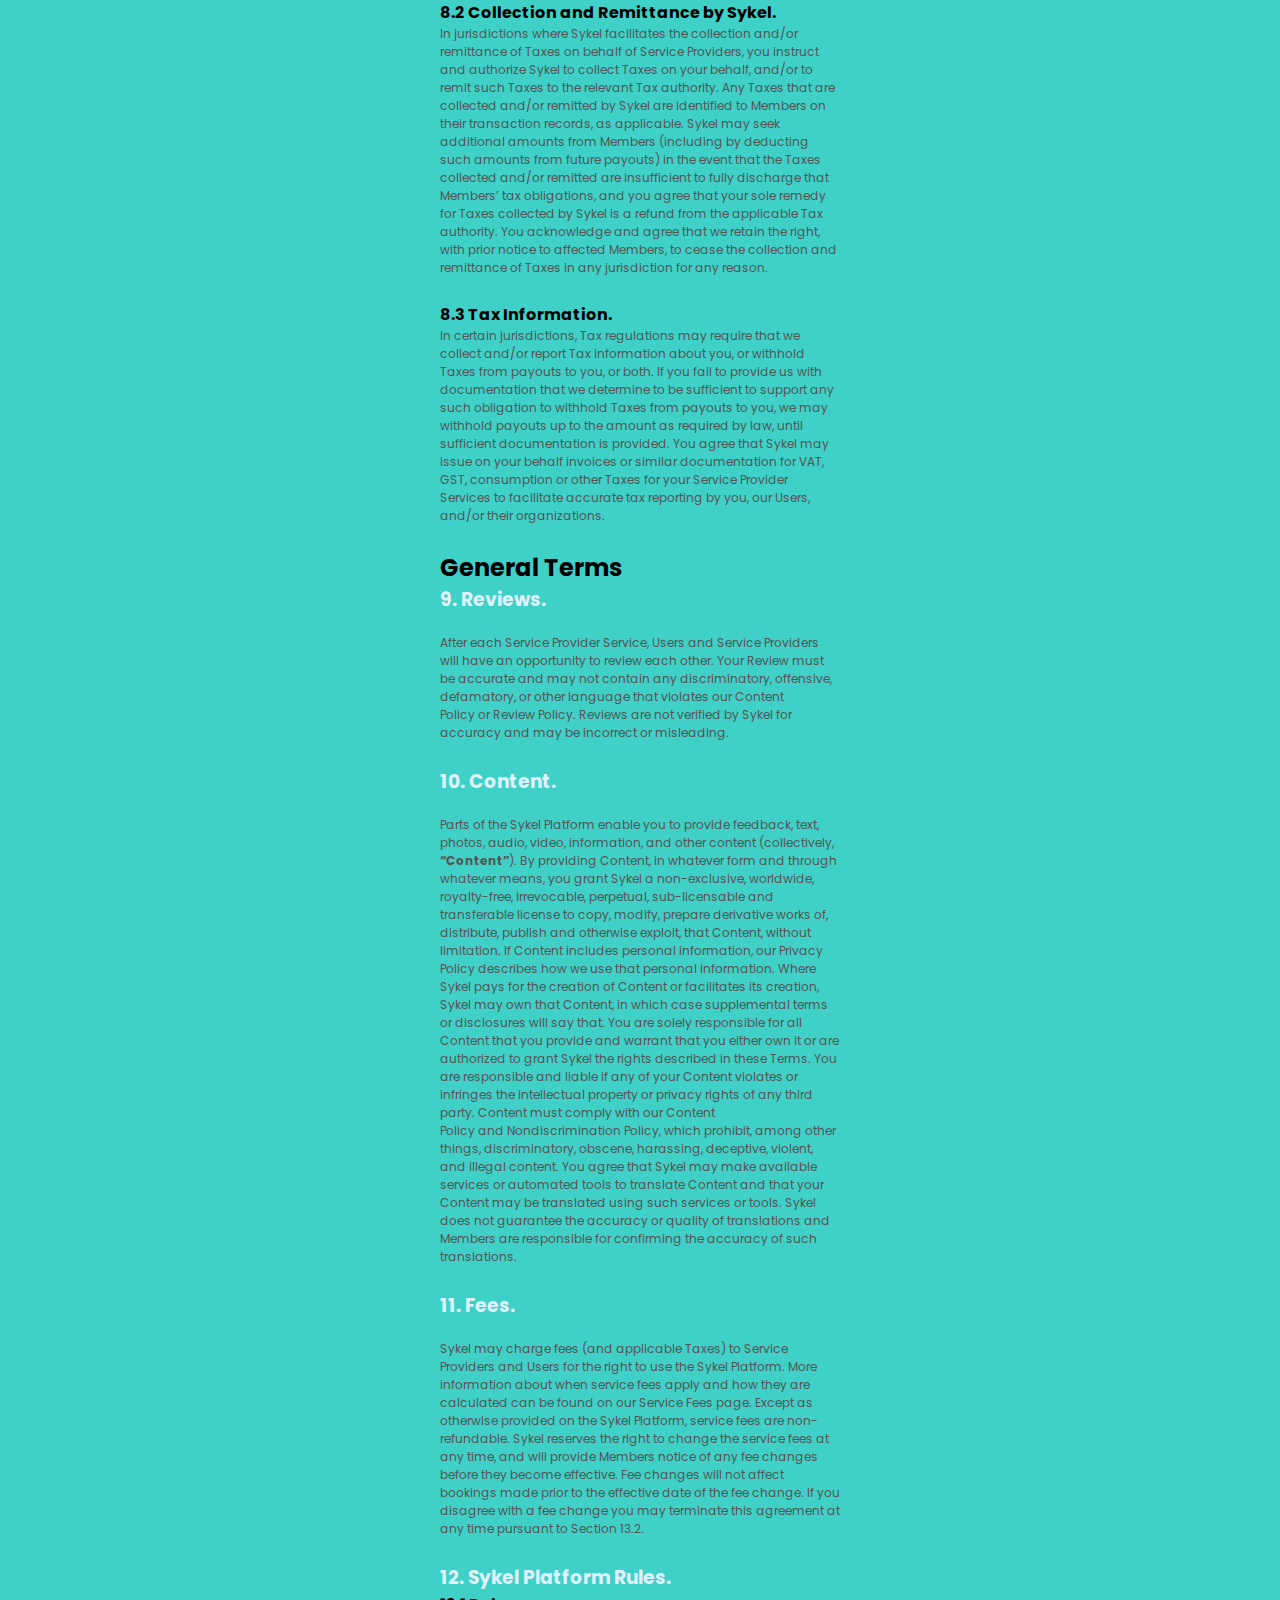
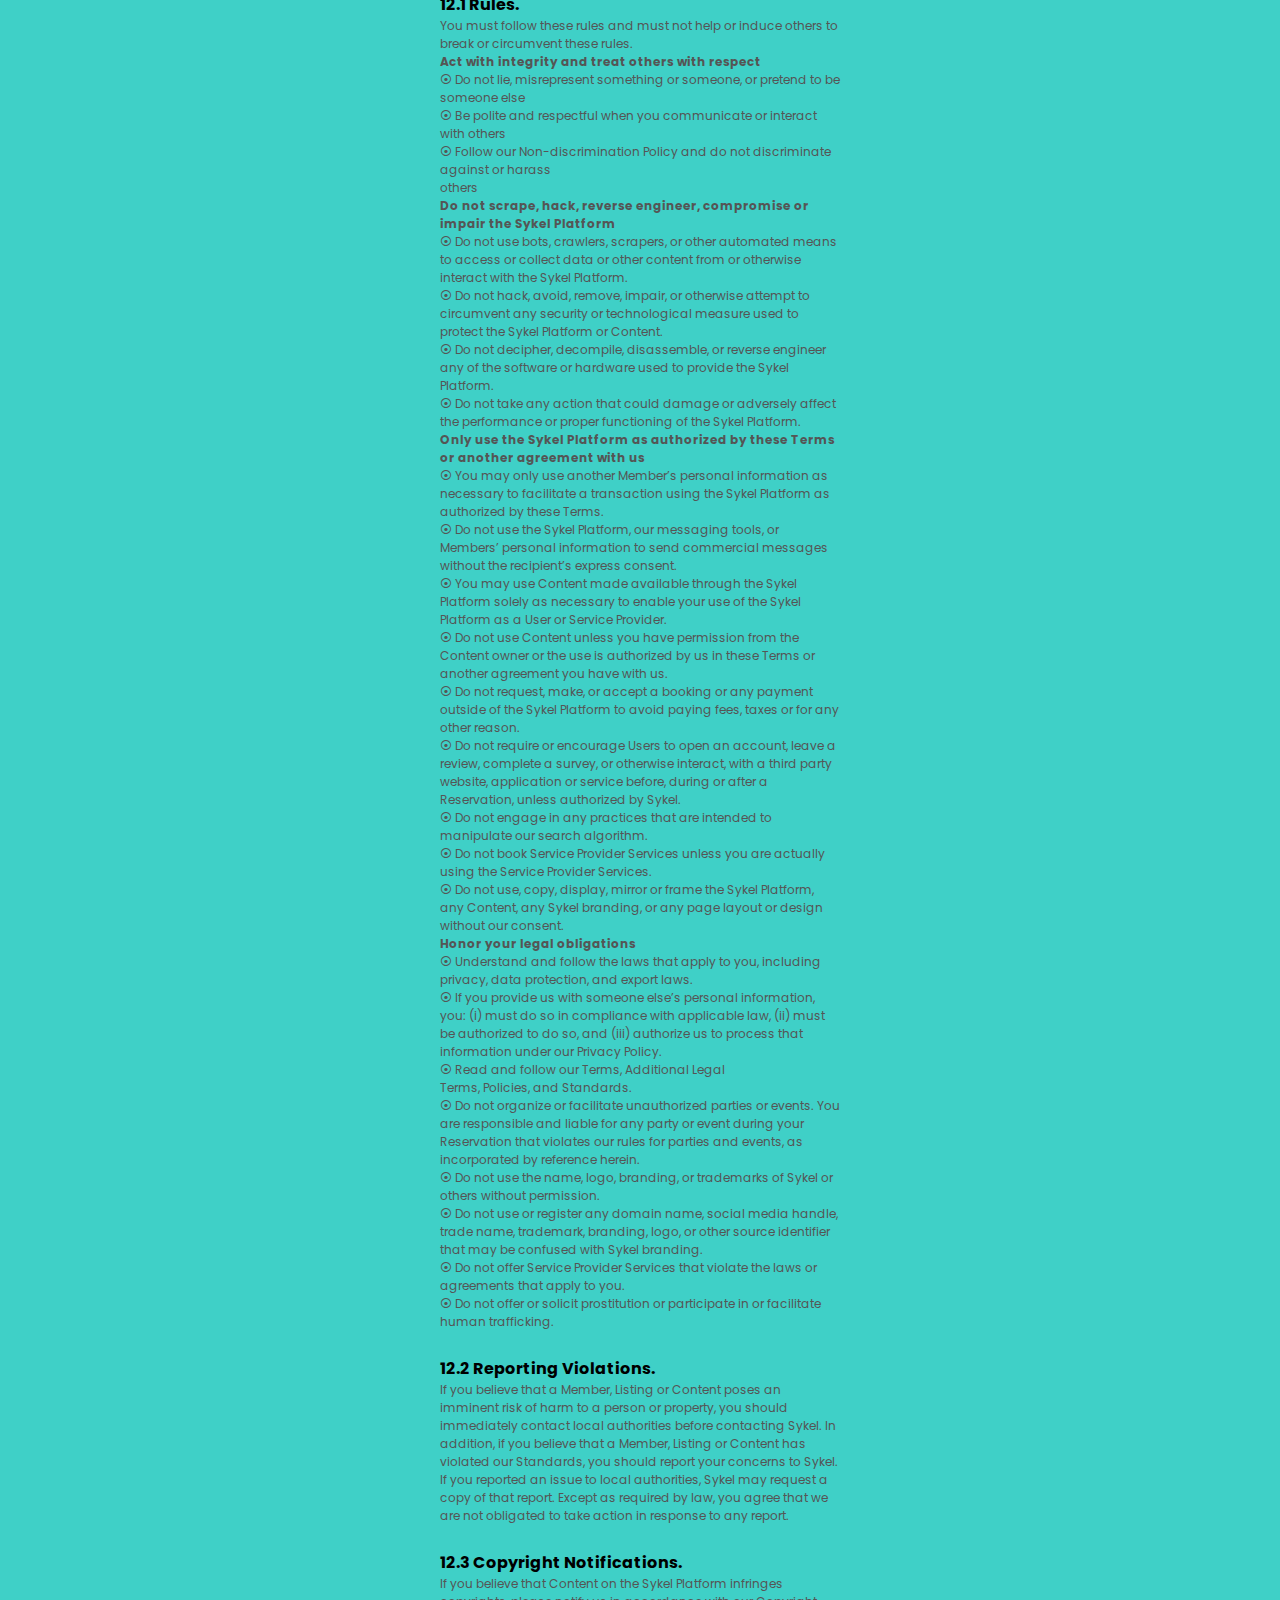
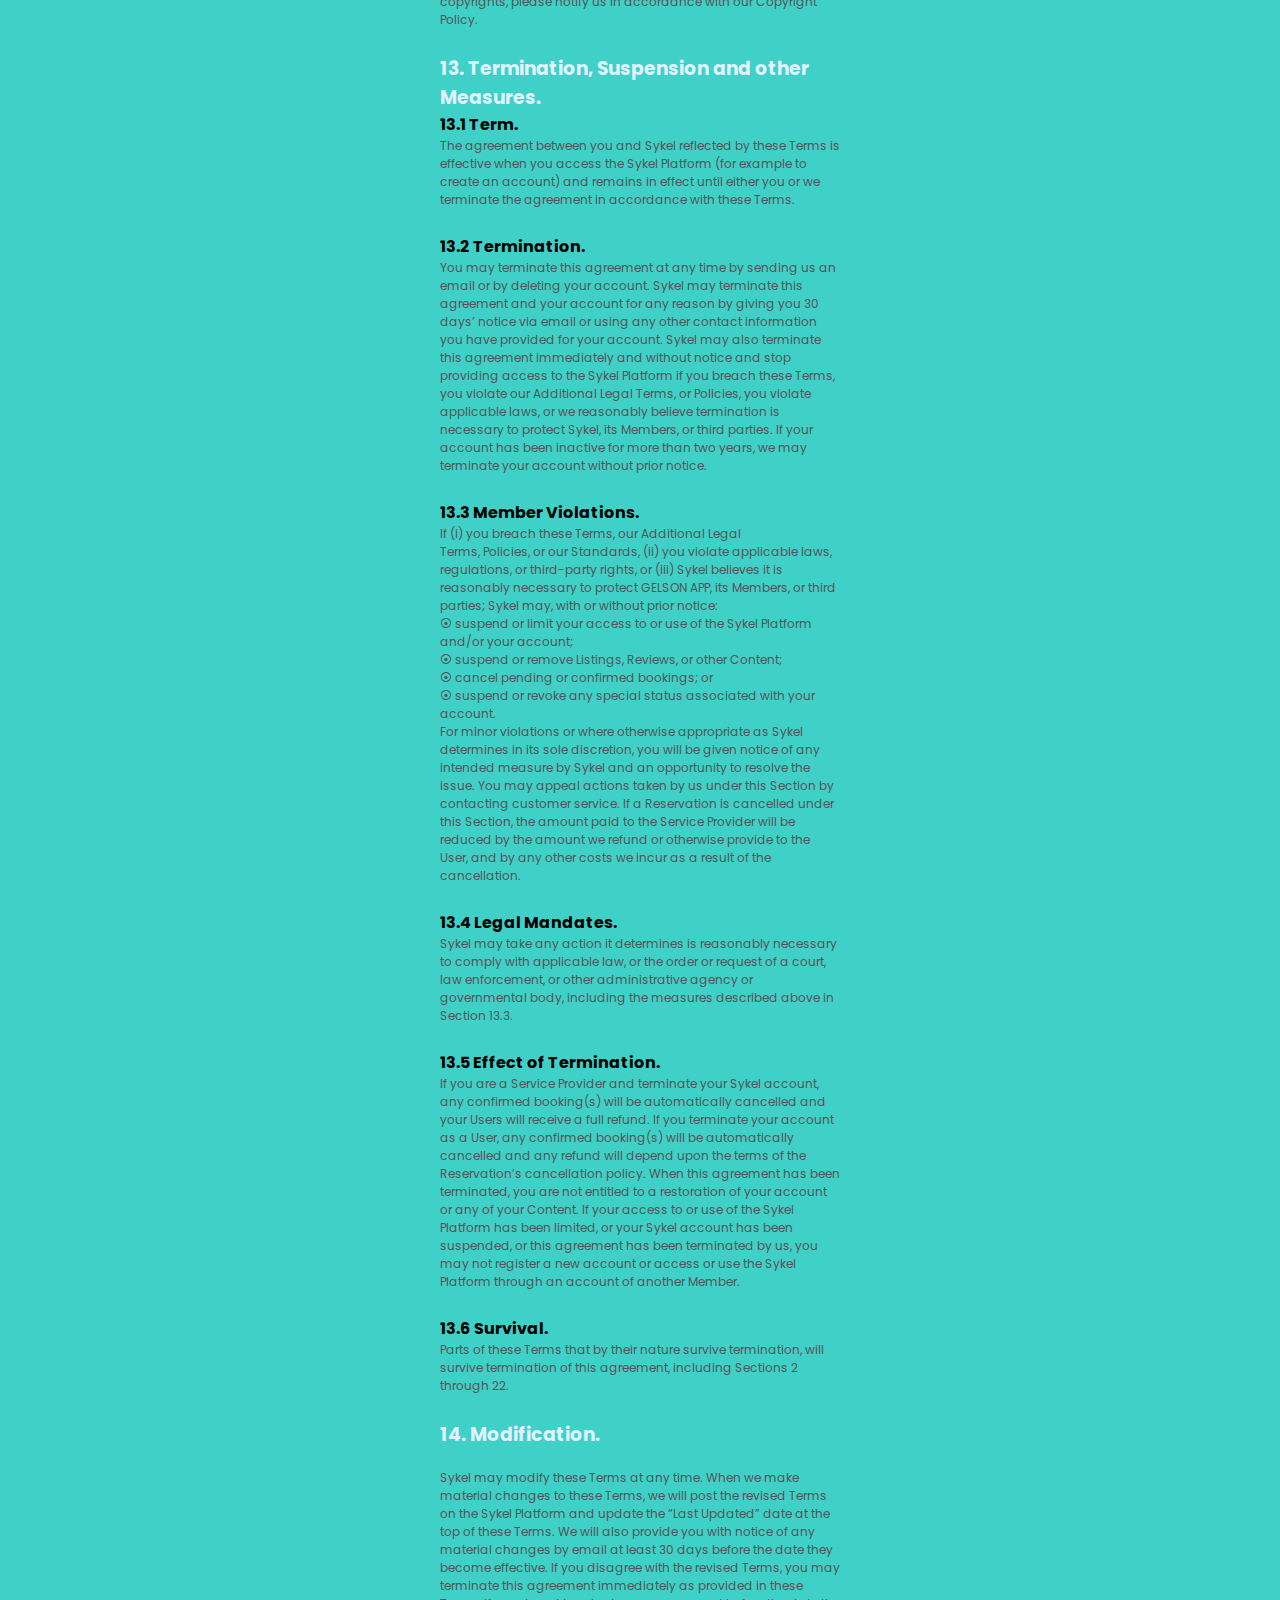
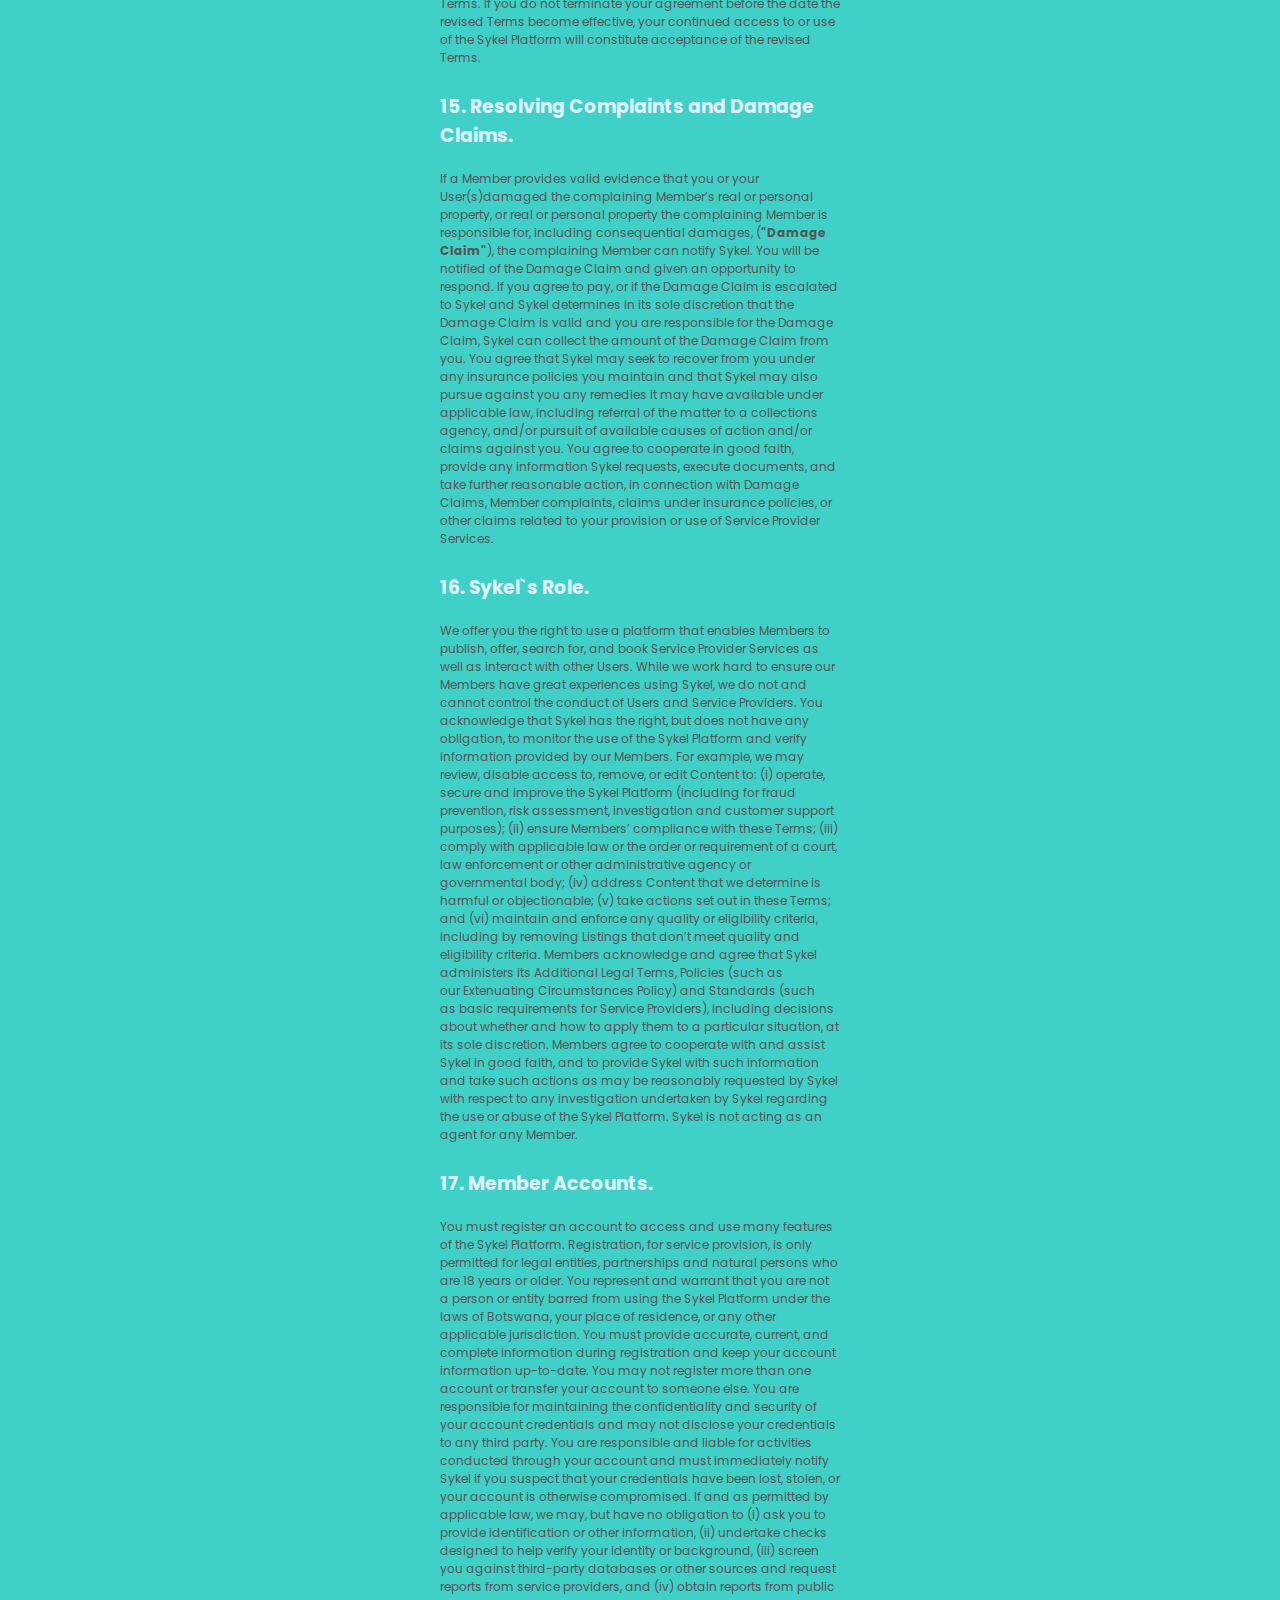
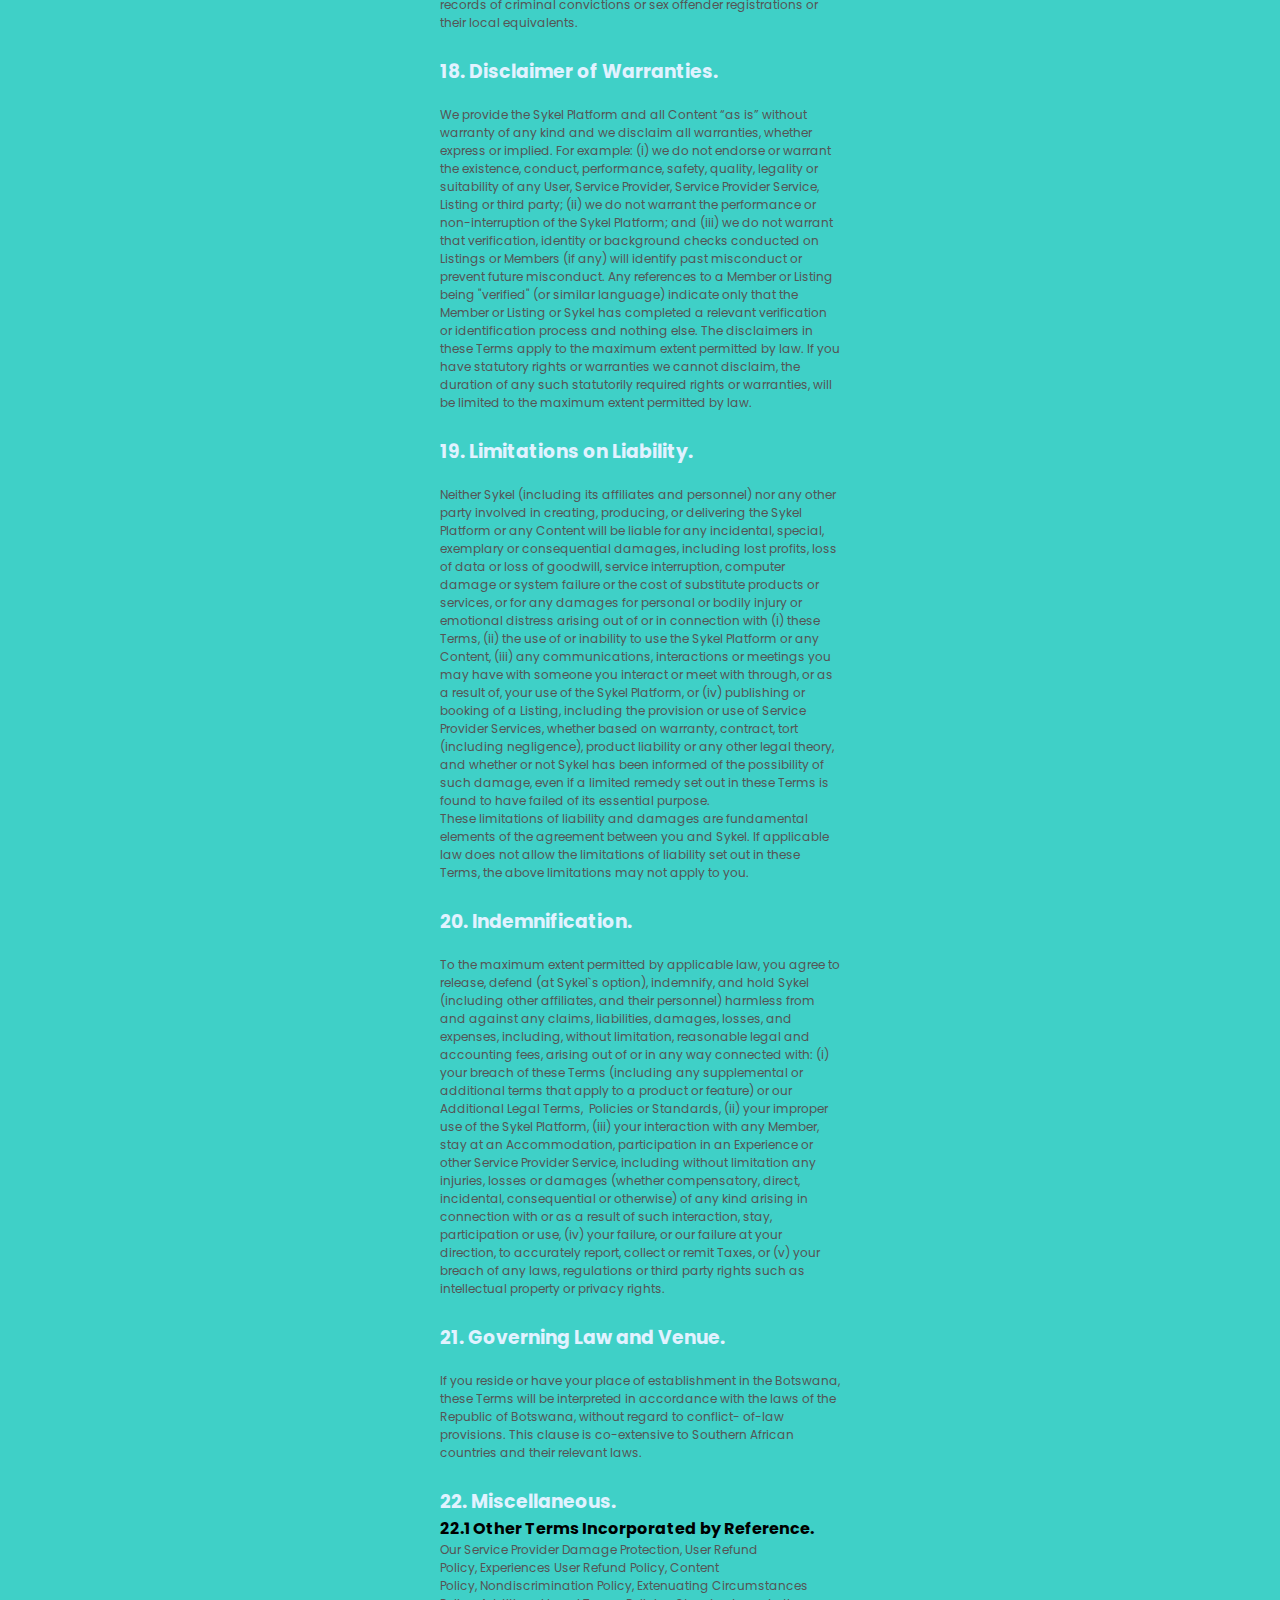
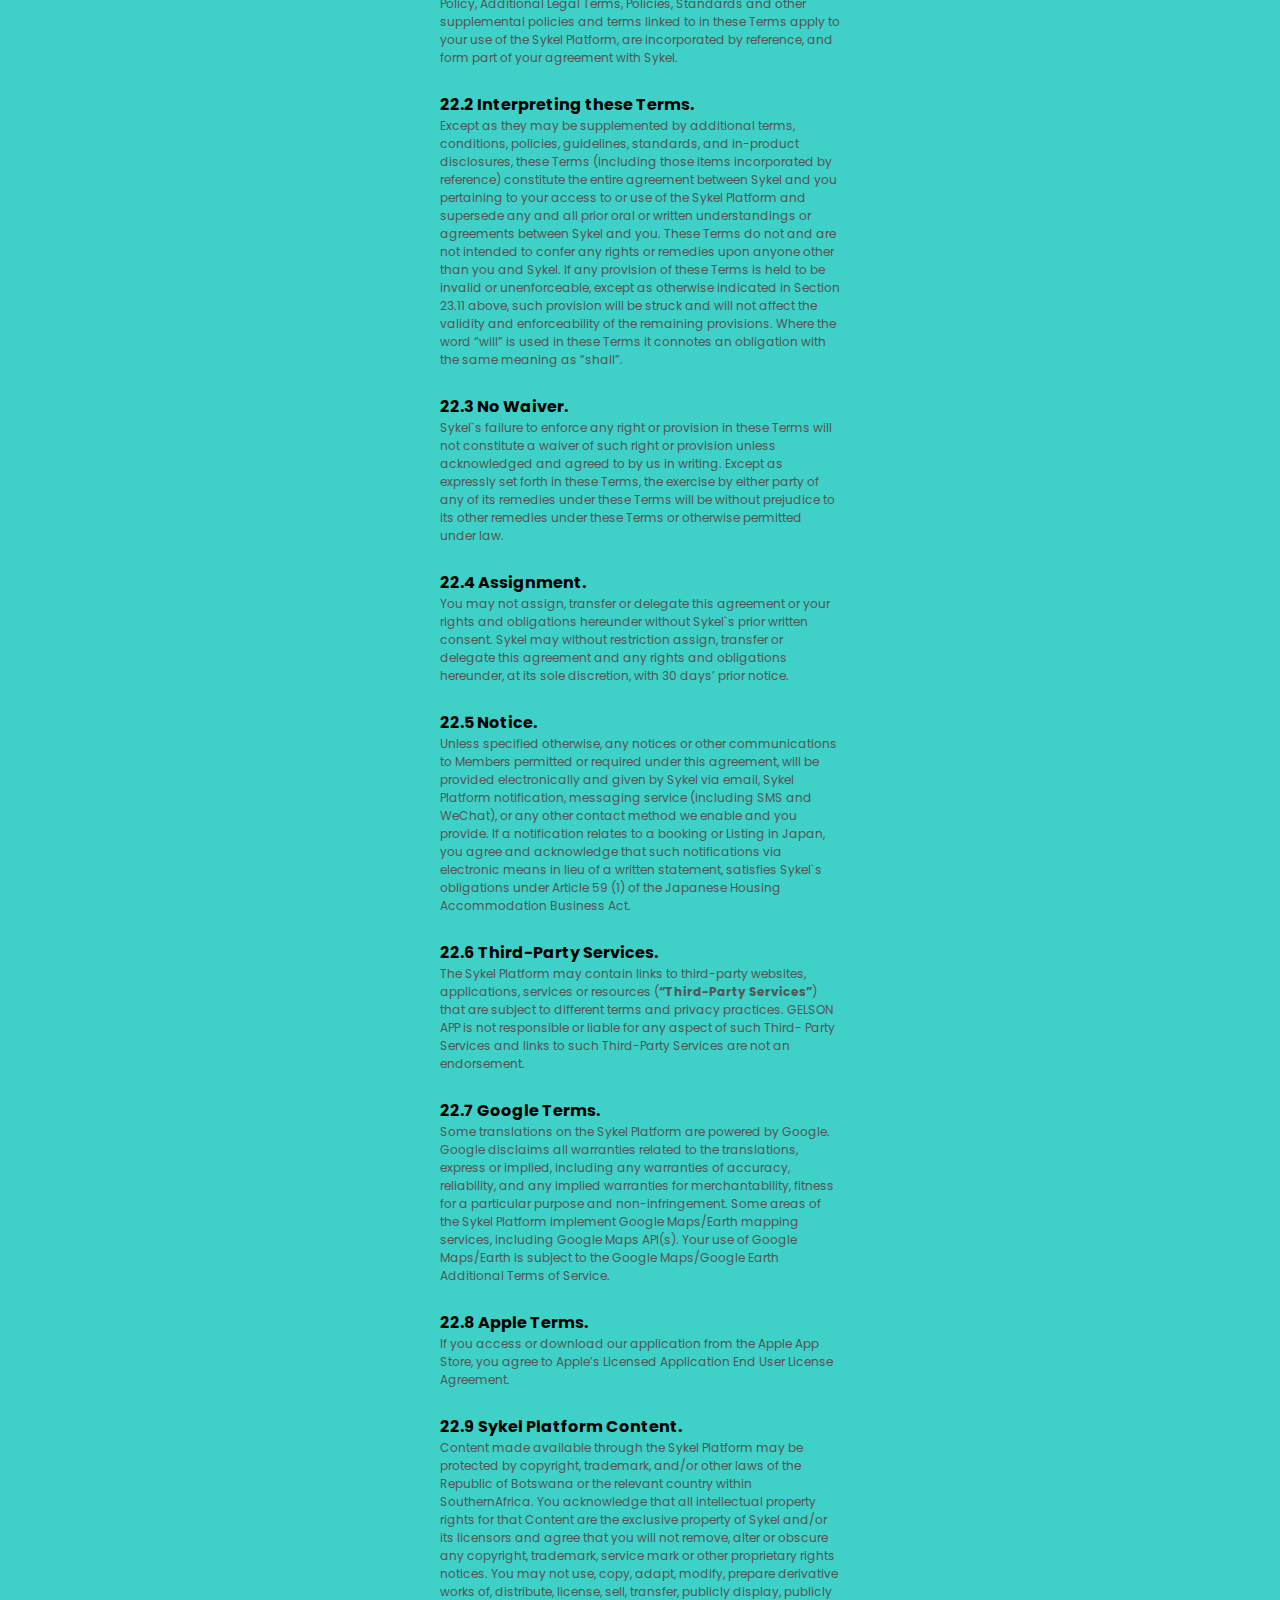
<file: Sykel Website/terms.html>
<!DOCTYPE html>
<html lang="en">
<head>
    <meta charset="UTF-8">
    <meta http-equiv="X-UA-Compatible" content="IE=edge">
    <meta name="viewport" content="width=device-width, initial-scale=1.0">
    <title>Sykel |Terms of Service</title>
    <link rel="stylesheet" href="style.css">
    <link href='https://unpkg.com/boxicons@2.0.7/css/boxicons.min.css' rel='stylesheet'>
    <link rel="stylesheet" href="https://unpkg.com/swiper/swiper-bundle.min.css" />
</head>
<body>
    <!--navbar-->
    <header class="nav_bar">
        <a href="index.html"><img class="logo" src="images2/logo.png" alt="logo"></a>
    </header>
    <!--terms of service-->
    <div id="our_story">
        <section class="other">
            <div class="text_area3">
                <h1>TERMS OF USE</h1>
                <br>
                <h2>User Terms</h2>
                <h3 class="other_h3">1. Our Mission.</h3>
                    <p class="other_p">Our mission is to create a world where you can access a wide variety of services such as cab
                        services, hitch-hiking services, short-term car rentals as well as tag-a-long experiences.
                    </p>
                <br>
                <h3 class="other_h3">2. Searching and Booking of services on Sykel.</h3> 
                <h4>2.1 Searching.</h4>
                    <p class="other_p">You can search for Service Provider Services by using criteria like the type of
                        Service you want, type of vehicle you wish to rent (cars, motorbikes, bicycle, skateboard, etc.),
                        the kind of outing you wish to attend, the type of tag-a-long buddy you would like, places you
                        would like to meet your tag along buddies or go out to and the destination of your hitch-hike.
                        You can also use filters to refine your search results. Search results are based on their
                        relevance to your search and other criteria. Relevance considers factors like price, availability,
                        reviews, customer service and cancellation history, popularity, previous trips and saved listings,
                        service provider requirements, and more.
                    </p>
                <br>
                <h4>2.2 Booking.</h4>
                    <p class="other_p">When you book a Listing, you are agreeing to pay all charges for your booking
                        including the cab fee, rental price, applicable fees like Sykel’s service fee, offline fees, taxes,
                        and any other items identified during checkout (collectively, <b>“Total Price”</b>). You are also
                        agreeing that Sykel via Sykel Payments may charge the Payment Method (as defined in the
                        Payment Terms) used to book the Listing in order to collect Damage Claim amounts. When you
                        receive the booking or reservation confirmation, a contract for Service Providers
                        (a<b> "Reservation"</b>) is formed directly between you and the Service Provider. In addition to these
                        Terms, you will be subject to, and responsible for complying with, all terms of the Reservation or
                        Booking, including without limitation, the cancellation policy and any other rules, standards,
                        policies, or requirements identified in the Listing or during checkout that apply to the
                        Reservation. It is your responsibility to read and understand these rules, standards, policies,
                        and requirements prior to booking a Listing. Be aware that some Service Providers work with a
                        co-Service Provider or as part of a team to provide their Service Provider Services.
                    </p>
                <br>
                <h4>2.3 Tag-a-long experience and hitch-hiking..</h4>
                    <p class="other_p">This service enables a User to seek a tag-a-long
                        buddy going to the same destination from anywhere in their region. Users may agree on time,
                        date and meet-up point. This service extends to travelers seeking a ride to a destination as well
                        as Users looking for someone to tag-a-long to a local restaurant, activity, festival, place etc.
                        Users may search for other users looking to participate in this activity or going to one destination
                        and information made public to other Users may be publicized upon searching.
                    </p>
                <br>
                <h4>2.4 Reservations for Experiences and Other Service Provider Services.</h4>
                    <p class="other_p">An Experience or other Service Provider Service Reservation entitles you to participate in, attend, or use that
                        Service Provider Service. You are responsible for confirming that you, and anyone you invite,
                        meet minimum age, proficiency, fitness, or other requirements. You are responsible for
                        informing the Service Provider of any medical or physical conditions, or other circumstances
                        that may impact your ability to participate, attend, or use the Service Provider Service. Except
                        where expressly authorized, you may not allow any person to join a Service Provider Service
                        unless they are included as an additional User during the booking process.
                    </p>
                <br>
                <h4>2.5 Cab service.</h4>
                    <p class="other_p">Users may search for cab services available at the time of their request at
                        their convenience. Users may also book for cab services through Sykel.
                    </p>
                <br>
                <h4>2.6 Short-term car rentals.</h4>
                    <p class="other_p">Users may book or request short term car rentals listed in the app
                        at their convenience provided that they have a valid driver’s license. A valid driver’s license and
                        Identity Card (Omang) are a requirement for verification and safety purposes. Forging an
                        identity on this Platform is a crime punishable by law.
                    </p>
                <br>
                <h3 class="other_h3">3. Cancellations, Travel Issues, Refunds and Booking Modifications.</h3>
                <h4>3.1 Cancellations, Travel Issues, and Refunds.</h4>
                    <p class="other_p">In general, if as a User you cancel a Reservation or booking, the amount refunded to you is determined by 
                        the cancellation policy that applies to that Reservation. But, in certain situations, other policies take precedence
                        and determine what amount is refunded to you. If something outside your control forces you to
                        cancel a Reservation or Booking, you may be eligible for a partial or full refund under
                        our Extenuating Circumstances Policy. If the Service Provider cancels, or you experience a
                        Travel Issue (as defined in our User Refund Policy), you may be eligible for rebooking
                        assistance or a partial or full refund under the User Refund Policy. Different policies apply to
                        certain categories of Listings; for example Experiences Reservations are governed by
                        the Experiences User Refund Policy. See each Additional Legal Term or Policy for details about
                        what is covered, and what refund applies in each situation.
                    </p>
                <br>
                <h4>3.2 Booking Modifications.</h4>
                    <p class="other_p">Users and Service Providers are responsible for any booking
                        modifications they agree to make via the Sykel Platform or direct Sykel APP customer service to
                        make on their behalf (<b>"Booking Modifications"</b>, and agree to pay any additional amounts,
                        fees, or taxes associated with any Booking Modification.
                    </p>
                <br>
                <h3 class="other_h3">4. Your Responsibilities and Assumption of Risk.</h3>
                <h4>4.1 Your Responsibilities.</h4>
                    <p class="other_p">You are responsible and liable for your own acts and omissions and
                        are also responsible for the acts and omissions of anyone you invite to join or provide access to
                        any services provided in the Sykel APP, Experience or other Service Provider Service. For
                        example, this means: (i) you are responsible for leaving a rented vehicle (and related personal
                        property) in the condition it was in when you received it, (ii) you are responsible for paying all
                        reasonable Damage Claim amounts necessary to cover damage that you or your User(s) cause
                        to the rented property. and (iii) you must act with integrity, treat others with respect, and comply
                        with applicable laws at all times. If you are booking for an additional User who is a minor or if
                        you bring a minor to a Service Provider Service, you must be legally authorized to act on behalf
                        of the minor and you are solely responsible for the supervision of that minor.
                    </p>
                <br>
                <h4>4.2 Your Assumption of Risk.</h4>
                    <p class="other_p">You acknowledge that many activities carry inherent risks and
                        agree that, to the maximum extent permitted by applicable law, you assume the entire risk
                        arising out of your access to and use of the Sykel Platform and any Content, including your
                        duration of the rental, participation in any Experience, use of any other Service Provider
                        Service, or any other interaction you have with other Members whether in person or online. This
                        means it is your responsibility to investigate a Service Provider Service to determine whether it
                        is suitable for you. For example, Service Provider Services may carry risk of illness, bodily
                        injury, disability, or death, and you freely and willfully assume those risks by choosing to
                        participate in those Service Provider Services.
                    </p>
                <br>
                <h2>Service Provider Terms</h2>
                <h3 class="other_h3">5. Service Providing on Sykel APP.</h3>
                <h4>5.1 Service Provider.</h4>
                    <p class="other_p">As a Service Provider, Sykel APP offers you the right to use the Sykel
                        Platform to share your vehicle available for rental or hitch-hiking, Experience (tag along host), or
                        other Service Provider Service with our vibrant community of Users - and earn money doing it.
                        It’s easy to create a Listing and you are in control of how you Service Provider - set your price,
                        availability, and rules for each Listing.
                    </p>
                <br>
                <h4>5.2 Contracting with Users.</h4>
                    <p class="other_p">When you accept a booking request, or receive a booking
                        confirmation through the Sykel Platform, you are entering into a contract directly with the User,
                        and are responsible for delivering your Service Provider Service under the terms and at the
                        price specified in your Listing. You are also agreeing to pay applicable fees like Sykel`s service
                        fee (and applicable taxes) for each booking. Sykel APP Payments will deduct amounts you owe
                        from your payout unless we and you agree to a different method. Any terms, policies or
                        conditions that you include in any supplemental contract with Users must: (i) be consistent with
                        these Terms, our Additional Legal Terms, Policies, and the information provided in your Listing,
                        and (ii) be prominently disclosed in your Listing description.
                    </p>
                <br>
                <h4>5.3 Independence of Service Providers.</h4>
                    <p class="other_p">Your relationship with Sykel APP is that of an
                        independent individual or entity and not an employee, agent, joint venture, or partner of Sykel
                        APP. Sykel APP does not direct or control your Service Provider Service, and you agree that
                        you have complete discretion whether and when to provide Service Provider Services, and at
                        what price and on what terms to offer them.
                    </p>
                <br>
                <h4>5.4 Age restriction.</h4>
                    <p class="other_p">Please note that all Service Providers on this platform must be above the
                        age of 18.
                    </p>
                <br>
                <h3 class="other_h3">6. Managing Your Listing.</h3>
                <h4>6.1 Creating and Managing Your Listing.</h4>
                    <p class="other_p">The Sykel APP Platform provides tools that make it
                        easy for you to set up and manage a Listing or interactions between Users. Your Listing must
                        include complete and accurate information about your Service Provider Service, your price,
                        other charges that may be specified, and any rules or requirements that apply to your Users or
                        Listing. You are responsible for keeping your Listing information (including calendar availability)
                        and content (like photos) up-to-date and accurate at all times. We recommend that you obtain
                        appropriate insurance for your Service Provider Services and suggest you carefully review
                        policy terms and conditions including coverage details and exclusions. You may only maintain
                        one Listing per vehicle. Any offer of an Experience is subject to our Additional Terms for
                        Experience Service Providers.
                    </p>
                <br>
                <h4>6.2 Know Your Legal Obligations.</h4>
                    <p class="other_p">You are responsible for understanding and complying with
                        any laws, rules, regulations, and contracts with third parties that apply to your Listing or Service
                        Provider Services. In some places, the Service Provider Services you want to offer may be
                        prohibited altogether. Check your local rules to learn what rules apply to the Service Provider
                        Services you plan to offer. Information we provide regarding legal requirements is for
                        informational purposes only and you should independently confirm your obligations. You are
                        responsible for handling and using personal data of Users and others in compliance with applicable 
                        privacy laws and these Terms, including our Service Provider Privacy Standards. If you have questions 
                        about how local laws apply you should always seek legal advice.
                    </p>
                <br>
                <h4>6.3 Search Ranking.</h4>
                    <p class="other_p">The ranking of Listings in search results on the Sykel APP Platform
                        depends on a variety of factors, including these main parameters:
                        <br>
                            ⦿ User search parameters (e.g. number of Users, time and duration of the trip, price range)<br>
                            ⦿ Listing characteristics (e.g. price, calendar availability, number and quality of images,
                                Reviews, type of Service Provider Service, Service Provider status, age of the Listing,
                                average User popularity)<br>
                            ⦿ User booking experience (e.g. customer service and cancellation history of the Service
                                Provider, ease of booking),<br>
                            ⦿ Service Provider requirements (e.g. minimum or maximum hours, booking cut-off time),
                                and<br>
                            ⦿ User preferences (e.g. previous trips, saved Listings, location from where the User is
                                searching).<br>
                            <br>
                        Search results may appear different on our mobile application than they appear on our website.
                        Sykel may allow Service Providers to promote their Listings in search or elsewhere on the Sykel
                        APP Platform by paying an additional fee. More information about the factors that determine
                        how your Listing appears in search results, our current promotional programs (if any), and how
                        we identify promoted Content can be found in our Help Center.
                    </p>
                <br>
                <h4>6.4 Your Responsibilities.</h4>
                    <p class="other_p">You are responsible and liable for your own acts and omissions and
                        are also responsible for the acts and omissions of anyone you allow to participate in providing
                        your Service Provider Services. You are responsible for setting your price and establishing rules
                        and requirements for your Listing. You must describe any and all fees and charges in your
                        Listing description and may not collect any additional fees or charges outside the Sykel Platform
                        except those expressly authorized by our Offline Fee Policy. Do not encourage Users to create
                        third-party accounts, submit reviews, provide their contact information, or take other actions
                        outside the Sykel Platform in violation of our Off-Platform Policy.
                    </p>
                <br>
                <h4>6.5 Service Providing as a Team or Organization.</h4>
                    <p class="other_p">If you work with a co-Service Provider or
                        Service Provider as part of a team, business, or other organization, the entity and each
                        individual who participates in providing Service Provider Services is responsible and liable as a
                        Service Provider under these Terms. If you accept terms or enter into contracts, you represent
                        and warrant that you are authorized to enter into contracts for and bind your team, business or
                        other organization, and that each entity you use is in good standing under the laws of the place
                        where it is established. If you perform other functions, you represent and warrant that you are
                        authorized to perform those functions. If you instruct Sykel to transfer a portion of your payout to
                        a co-Service Provider or other Service Providers, or to send payments to someone else, you
                        must be authorized to do so, and are responsible and liable for the payment amounts and
                        accuracy of any payout information you provide.
                    </p>
                <br>
                <h4>6.6 Your Assumption of Risk.</h4>
                    <p class="other_p">You acknowledge that Service Providing carries inherent risks
                        and agree that you assume the entire risk arising out of your access to and use of the Sykel Platform, 
                        offering Service Provider Services, or any interaction you have with other Members
                        whether in person or online. You agree that you have had the opportunity to investigate the
                        Sykel Platform and any laws, rules, regulations, or obligations that may be applicable to your
                        Listings or Service Provider Services and that you are not relying upon any statement of law
                        made by Sykel.
                    </p>
                <br>
                <h3 class="other_h3">7. Cancellations, Travel Issues, and Booking Modifications.</h3>
                <h4>7.1 Cancellations and Travel Issues.</h4>
                    <p class="other_p">In general, if a User cancels a Reservation, the amount
                        paid to you is determined by the cancellation policy that applies to that Reservation. As a
                        Service Provider, you should not cancel on a User without a valid reason under our Extenuating
                        Circumstances Policy or applicable law. If you cancel on a User without such a valid reason, we
                        may impose a cancellation fee and other consequences. If: (i) a User experiences a Travel
                        Issue (as defined by the User Refund Policy), (ii) an Extenuating Circumstance arises, or (iii) a
                        Reservation is cancelled under Section 13 of these Terms, the amount you are paid will be
                        reduced by the amount we refund or otherwise provide to the User, and by any other
                        reasonable costs we incur as a result of the cancellation. If a User receives a refund after you
                        have already been paid, or the amount of the refund and other costs incurred by Sykel exceeds
                        your payout, Sykel may recover that amount from you, including by offsetting the refund against
                        your future payouts. You agree that Sykel`s User Refund Policy, Extenuating Circumstances
                        Policy, and these Terms preempt the cancellation policy you set in situations where they allow
                        for the cancellation of a Reservation and/or the issuance of refunds to Users. If we reasonably
                        expect to provide a refund to a User under one of these policies, we may delay release of any
                        payout for that Reservation until a refund decision is made. If you Service Provider an
                        Experience please note that the Experience Cancellation Policy, Experiences User Refund
                        Policy and different cancellation fees and consequences apply to your Reservations. See
                        each Policy for details about what is covered, and what your payout will be in each situation.
                    </p>
                <br>
                <h4>7.2 Booking Modifications.</h4>
                    <p class="other_p">Service Providers and Users are responsible for any Booking
                        Modifications they agree to make via the Sykel Platform or direct Sykel customer service to
                        make on their behalf, and agree to pay any additional amounts, fees or taxes associated with a
                        Booking Modification.that all Service Providers on this platform must be above the
                        age of 18.
                    </p>
                <br>
                <h3 class="other_h3">8. Taxes.</h3>
                <h4>8.1 Service Provider Taxes.</h4>
                    <p class="other_p">As a Service Provider, you are responsible for determining and
                        fulfilling your obligations under applicable laws to report, collect, remit, or include in your price
                        any applicable VAT or other indirect taxes, occupancy taxes, tourist, income, or other taxes
                        (<b>"Taxes"</b>).
                    </p>
                <br>
                <h4>8.2 Collection and Remittance by Sykel.</h4>
                    <p class="other_p">In jurisdictions where Sykel facilitates the collection
                        and/or remittance of Taxes on behalf of Service Providers, you instruct and authorize Sykel to
                        collect Taxes on your behalf, and/or to remit such Taxes to the relevant Tax authority. Any
                        Taxes that are collected and/or remitted by Sykel are identified to Members on their transaction
                        records, as applicable. Sykel may seek additional amounts from Members (including by
                        deducting such amounts from future payouts) in the event that the Taxes collected and/or 
                        remitted are insufficient to fully discharge that Members’ tax obligations, and you agree that your
                        sole remedy for Taxes collected by Sykel is a refund from the applicable Tax authority. You
                        acknowledge and agree that we retain the right, with prior notice to affected Members, to cease
                        the collection and remittance of Taxes in any jurisdiction for any reason.
                    </p>
                <br>
                <h4>8.3 Tax Information.</h4>
                    <p class="other_p">In certain jurisdictions, Tax regulations may require that we collect and/or
                        report Tax information about you, or withhold Taxes from payouts to you, or both. If you fail to
                        provide us with documentation that we determine to be sufficient to support any such obligation
                        to withhold Taxes from payouts to you, we may withhold payouts up to the amount as required
                        by law, until sufficient documentation is provided. You agree that Sykel may issue on your
                        behalf invoices or similar documentation for VAT, GST, consumption or other Taxes for your
                        Service Provider Services to facilitate accurate tax reporting by you, our Users, and/or their
                        organizations.
                    </p>
                <br>
                <h2>General Terms</h2>
                <h3 class="other_h3">9. Reviews.</h3>
                <p class="other_p">After each Service Provider Service, Users and Service Providers will have an opportunity to
                    review each other. Your Review must be accurate and may not contain any discriminatory,
                    offensive, defamatory, or other language that violates our Content Policy or Review Policy.
                    Reviews are not verified by Sykel for accuracy and may be incorrect or misleading.
                </p>
                <br>
                <h3 class="other_h3">10. Content.</h3>
                <p class="other_p">Parts of the Sykel Platform enable you to provide feedback, text, photos, audio, video,
                    information, and other content (collectively, <b>“Content”</b>). By providing Content, in whatever form
                    and through whatever means, you grant Sykel a non-exclusive, worldwide, royalty-free,
                    irrevocable, perpetual, sub-licensable and transferable license to copy, modify, prepare
                    derivative works of, distribute, publish and otherwise exploit, that Content, without limitation. If
                    Content includes personal information, our Privacy Policy describes how we use that personal
                    information. Where Sykel pays for the creation of Content or facilitates its creation, Sykel may
                    own that Content, in which case supplemental terms or disclosures will say that. You are solely
                    responsible for all Content that you provide and warrant that you either own it or are authorized
                    to grant Sykel the rights described in these Terms. You are responsible and liable if any of your
                    Content violates or infringes the intellectual property or privacy rights of any third party. Content
                    must comply with our Content Policy and Nondiscrimination Policy, which prohibit, among other
                    things, discriminatory, obscene, harassing, deceptive, violent, and illegal content. You agree
                    that Sykel may make available services or automated tools to translate Content and that your
                    Content may be translated using such services or tools. Sykel does not guarantee the accuracy
                    or quality of translations and Members are responsible for confirming the accuracy of such
                    translations.
                </p>
                <br>
                <h3 class="other_h3">11. Fees.</h3>
                <p class="other_p">Sykel may charge fees (and applicable Taxes) to Service Providers and Users for the right to
                    use the Sykel Platform. More information about when service fees apply and how they are
                    calculated can be found on our Service Fees page. Except as otherwise provided on the Sykel
                    Platform, service fees are non-refundable. Sykel reserves the right to change the service fees at
                    any time, and will provide Members notice of any fee changes before they become effective.
                    
                    Fee changes will not affect bookings made prior to the effective date of the fee change. If you
                    disagree with a fee change you may terminate this agreement at any time pursuant to Section
                    13.2.
                </p>
                <br>
                <h3 class="other_h3">12. Sykel Platform Rules.</h3>
                <h4>12.1 Rules.</h4>
                    <p class="other_p">You must follow these rules and must not help or induce others to break or
                        circumvent these rules.<br>
                        <b>Act with integrity and treat others with respect</b>
                        <br>
                            ⦿ Do not lie, misrepresent something or someone, or pretend to be someone else<br>
                            ⦿ Be polite and respectful when you communicate or interact with others<br>
                            ⦿ Follow our Non-discrimination Policy and do not discriminate against or harass<br>
                                others<br>
                        <b>Do not scrape, hack, reverse engineer, compromise or impair the Sykel Platform</b>
                        <br>
                            ⦿ Do not use bots, crawlers, scrapers, or other automated means to access or
                                collect data or other content from or otherwise interact with the Sykel Platform.<br>
                            ⦿ Do not hack, avoid, remove, impair, or otherwise attempt to circumvent any
                                security or technological measure used to protect the Sykel Platform or Content.<br>
                            ⦿ Do not decipher, decompile, disassemble, or reverse engineer any of the
                                software or hardware used to provide the Sykel Platform.<br>
                            ⦿ Do not take any action that could damage or adversely affect the performance or
                                proper functioning of the Sykel Platform.<br>
                        <b>Only use the Sykel Platform as authorized by these Terms or another agreement with us</b>
                        <br>
                            ⦿ You may only use another Member’s personal information as necessary to
                                facilitate a transaction using the Sykel Platform as authorized by these Terms.<br>
                            ⦿ Do not use the Sykel Platform, our messaging tools, or Members’ personal
                                information to send commercial messages without the recipient’s express
                                consent.<br>
                            ⦿ You may use Content made available through the Sykel Platform solely as
                                necessary to enable your use of the Sykel Platform as a User or Service
                                Provider.<br>
                            ⦿ Do not use Content unless you have permission from the Content owner or the
                                use is authorized by us in these Terms or another agreement you have with us.<br>
                            ⦿ Do not request, make, or accept a booking or any payment outside of the Sykel
                                Platform to avoid paying fees, taxes or for any other reason.<br>
                            ⦿ Do not require or encourage Users to open an account, leave a review, complete
                                a survey, or otherwise interact, with a third party website, application or service
                                before, during or after a Reservation, unless authorized by Sykel.<br>
                            ⦿ Do not engage in any practices that are intended to manipulate our search
                                algorithm.<br>
                            ⦿ Do not book Service Provider Services unless you are actually using the Service
                                Provider Services.<br>
                            ⦿ Do not use, copy, display, mirror or frame the Sykel Platform, any Content, any
                                Sykel branding, or any page layout or design without our consent.<br>
                        <b>Honor your legal obligations</b>
                        <br>
                            ⦿ Understand and follow the laws that apply to you, including privacy, data
                                protection, and export laws.<br>
                            ⦿ If you provide us with someone else’s personal information, you: (i) must do so in
                                compliance with applicable law, (ii) must be authorized to do so, and (iii)
                                authorize us to process that information under our Privacy Policy.<br>
                            ⦿ Read and follow our Terms, Additional Legal Terms, Policies, and Standards.<br>
                            ⦿ Do not organize or facilitate unauthorized parties or events. You are responsible
                                and liable for any party or event during your Reservation that violates our rules
                                for parties and events, as incorporated by reference herein.<br>
                            ⦿ Do not use the name, logo, branding, or trademarks of Sykel or others without
                                permission.<br>
                            ⦿ Do not use or register any domain name, social media handle, trade name,
                                trademark, branding, logo, or other source identifier that may be confused with
                                Sykel branding.<br>
                            ⦿ Do not offer Service Provider Services that violate the laws or agreements that
                                apply to you.<br>
                            ⦿ Do not offer or solicit prostitution or participate in or facilitate human trafficking.<br>
                    </p>
                <br>
                <h4>12.2 Reporting Violations.</h4>
                    <p class="other_p">If you believe that a Member, Listing or Content poses an imminent
                        risk of harm to a person or property, you should immediately contact local authorities before
                        contacting Sykel. In addition, if you believe that a Member, Listing or Content has violated
                        our Standards, you should report your concerns to Sykel. If you reported an issue to local
                        authorities, Sykel may request a copy of that report. Except as required by law, you agree that
                        we are not obligated to take action in response to any report.
                    </p>
                <br>
                <h4>12.3 Copyright Notifications.</h4>
                    <p class="other_p">If you believe that Content on the Sykel Platform infringes
                        copyrights, please notify us in accordance with our Copyright Policy.
                    </p>
                <br>
                <h3 class="other_h3">13. Termination, Suspension and other Measures.</h3>
                <h4>13.1 Term.</h4>
                    <p class="other_p">The agreement between you and Sykel reflected by these Terms is effective when
                        you access the Sykel Platform (for example to create an account) and remains in effect until
                        either you or we terminate the agreement in accordance with these Terms.
                    </p>
                <br>
                <h4>13.2 Termination.</h4>
                    <p class="other_p">You may terminate this agreement at any time by sending us an email or by
                        deleting your account. Sykel may terminate this agreement and your account for any reason by
                        giving you 30 days’ notice via email or using any other contact information you have provided
                        for your account. Sykel may also terminate this agreement immediately and without notice and
                        stop providing access to the Sykel Platform if you breach these Terms, you violate
                        our Additional Legal Terms, or Policies, you violate applicable laws, or we reasonably believe
                        termination is necessary to protect Sykel, its Members, or third parties. If your account has been
                        inactive for more than two years, we may terminate your account without prior notice.
                    </p>
                <br>
                <h4>13.3 Member Violations.</h4>
                    <p class="other_p">If (i) you breach these Terms, our Additional Legal Terms, Policies, or
                        our Standards, (ii) you violate applicable laws, regulations, or third-party rights, or (iii) Sykel
                        believes it is reasonably necessary to protect GELSON APP, its Members, or third parties;
                        Sykel may, with or without prior notice:
                        <br>
                            ⦿ suspend or limit your access to or use of the Sykel Platform and/or your account;<br>
                            ⦿ suspend or remove Listings, Reviews, or other Content;<br>
                            ⦿ cancel pending or confirmed bookings; or<br>
                            ⦿ suspend or revoke any special status associated with your account.<br>
            
                        For minor violations or where otherwise appropriate as Sykel determines in its sole discretion,
                        you will be given notice of any intended measure by Sykel and an opportunity to resolve the
                        issue. You may appeal actions taken by us under this Section by contacting customer service. If
                        a Reservation is cancelled under this Section, the amount paid to the Service Provider will be
                        reduced by the amount we refund or otherwise provide to the User, and by any other costs we
                        incur as a result of the cancellation.
                    </p>
                <br>
                <h4>13.4 Legal Mandates.</h4>
                    <p class="other_p">Sykel may take any action it determines is reasonably necessary to
                        comply with applicable law, or the order or request of a court, law enforcement, or other
                        administrative agency or governmental body, including the measures described above in
                        Section 13.3.
                    </p>
                <br>
                <h4>13.5 Effect of Termination.</h4>
                    <p class="other_p">If you are a Service Provider and terminate your Sykel account,
                        any confirmed booking(s) will be automatically cancelled and your Users will receive a full
                        refund. If you terminate your account as a User, any confirmed booking(s) will be automatically
                        cancelled and any refund will depend upon the terms of the Reservation’s cancellation policy.
                        When this agreement has been terminated, you are not entitled to a restoration of your account
                        or any of your Content. If your access to or use of the Sykel Platform has been limited, or your
                        Sykel account has been suspended, or this agreement has been terminated by us, you may not
                        register a new account or access or use the Sykel Platform through an account of another
                        Member.
                    </p>
                <br>
                <h4>13.6 Survival.</h4>
                    <p class="other_p">Parts of these Terms that by their nature survive termination, will survive
                        termination of this agreement, including Sections 2 through 22.
                    </p>
                <br>
                <h3 class="other_h3">14. Modification.</h3>
                <p class="other_p">Sykel may modify these Terms at any time. When we make material changes to these Terms,
                    we will post the revised Terms on the Sykel Platform and update the “Last Updated” date at the
                    top of these Terms. We will also provide you with notice of any material changes by email at
                    least 30 days before the date they become effective. If you disagree with the revised Terms, you
                    may terminate this agreement immediately as provided in these Terms. If you do not terminate
                    your agreement before the date the revised Terms become effective, your continued access to
                    or use of the Sykel Platform will constitute acceptance of the revised Terms.
                </p>
                <br>
                <h3 class="other_h3">15. Resolving Complaints and Damage Claims.</h3>
                <p class="other_p">If a Member provides valid evidence that you or your User(s)damaged the complaining
                    Member’s real or personal property, or real or personal property the complaining Member is
                    responsible for, including consequential damages, (<b>"Damage Claim"</b>), the complaining Member
                    can notify Sykel. You will be notified of the Damage Claim and given an opportunity to respond.
                    If you agree to pay, or if the Damage Claim is escalated to Sykel and Sykel determines in its
                    sole discretion that the Damage Claim is valid and you are responsible for the Damage Claim,
                    Sykel can collect the amount of the Damage Claim from you. You agree that Sykel may seek to
                    recover from you under any insurance policies you maintain and that Sykel may also pursue
                    against you any remedies it may have available under applicable law, including referral of the
                    matter to a collections agency, and/or pursuit of available causes of action and/or claims against
                    you. You agree to cooperate in good faith, provide any information Sykel requests, execute
                    documents, and take further reasonable action, in connection with Damage Claims, Member
                    complaints, claims under insurance policies, or other claims related to your provision or use of
                    Service Provider Services.
                </p>
                <br>
                <h3 class="other_h3">16. Sykel`s Role.</h3>
                <p class="other_p">We offer you the right to use a platform that enables Members to publish, offer, search for, and
                    book Service Provider Services as well as interact with other Users. While we work hard to
                    ensure our Members have great experiences using Sykel, we do not and cannot control the
                    conduct of Users and Service Providers. You acknowledge that Sykel has the right, but does not
                    have any obligation, to monitor the use of the Sykel Platform and verify information provided by
                    our Members. For example, we may review, disable access to, remove, or edit Content to: (i)
                    operate, secure and improve the Sykel Platform (including for fraud prevention, risk
                    assessment, investigation and customer support purposes); (ii) ensure Members’ compliance
                    with these Terms; (iii) comply with applicable law or the order or requirement of a court, law
                    enforcement or other administrative agency or governmental body; (iv) address Content that we
                    determine is harmful or objectionable; (v) take actions set out in these Terms; and (vi) maintain
                    and enforce any quality or eligibility criteria, including by removing Listings that don’t meet
                    quality and eligibility criteria. Members acknowledge and agree that Sykel administers
                    its Additional Legal Terms, Policies (such as our Extenuating Circumstances Policy)
                    and Standards (such as basic requirements for Service Providers), including decisions about
                    whether and how to apply them to a particular situation, at its sole discretion. Members agree to
                    cooperate with and assist Sykel in good faith, and to provide Sykel with such information and
                    take such actions as may be reasonably requested by Sykel with respect to any investigation
                    undertaken by Sykel regarding the use or abuse of the Sykel Platform. Sykel is not acting as an
                    agent for any Member.
                </p>
                <br>
                <h3 class="other_h3">17. Member Accounts.</h3>
                <p class="other_p">You must register an account to access and use many features of the Sykel Platform.
                    Registration, for service provision, is only permitted for legal entities, partnerships and natural
                    persons who are 18 years or older. You represent and warrant that you are not a person or
                    entity barred from using the Sykel Platform under the laws of Botswana, your place of
                    residence, or any other applicable jurisdiction. You must provide accurate, current, and
                    complete information during registration and keep your account information up-to-date. You may
                    not register more than one account or transfer your account to someone else. You are
                    responsible for maintaining the confidentiality and security of your account credentials and may
                    not disclose your credentials to any third party. You are responsible and liable for activities
                    conducted through your account and must immediately notify Sykel if you suspect that your
                    credentials have been lost, stolen, or your account is otherwise compromised. If and as
                    permitted by applicable law, we may, but have no obligation to (i) ask you to provide
                    identification or other information, (ii) undertake checks designed to help verify your identity or
                    background, (iii) screen you against third-party databases or other sources and request reports
                    from service providers, and (iv) obtain reports from public records of criminal convictions or sex
                    offender registrations or their local equivalents.
                </p>
                <br>
                <h3 class="other_h3">18. Disclaimer of Warranties.</h3>
                <p class="other_p">We provide the Sykel Platform and all Content “as is” without warranty of any kind and we
                    disclaim all warranties, whether express or implied. For example: (i) we do not endorse or
                    warrant the existence, conduct, performance, safety, quality, legality or suitability of any User,
                    Service Provider, Service Provider Service, Listing or third party; (ii) we do not warrant the
                    performance or non-interruption of the Sykel Platform; and (iii) we do not warrant that
                    verification, identity or background checks conducted on Listings or Members (if any) will
                    identify past misconduct or prevent future misconduct. Any references to a Member or Listing
                    being "verified" (or similar language) indicate only that the Member or Listing or Sykel has
                    completed a relevant verification or identification process and nothing else. The disclaimers in
                    these Terms apply to the maximum extent permitted by law. If you have statutory rights or
                    warranties we cannot disclaim, the duration of any such statutorily required rights or warranties,
                    will be limited to the maximum extent permitted by law.
                </p>
                <br>
                <h3 class="other_h3">19. Limitations on Liability.</h3>
                <p class="other_p">Neither Sykel (including its affiliates and personnel) nor any other party involved in creating,
                    producing, or delivering the Sykel Platform or any Content will be liable for any incidental,
                    special, exemplary or consequential damages, including lost profits, loss of data or loss of
                    goodwill, service interruption, computer damage or system failure or the cost of substitute
                    products or services, or for any damages for personal or bodily injury or emotional distress
                    arising out of or in connection with (i) these Terms, (ii) the use of or inability to use the Sykel
                    Platform or any Content, (iii) any communications, interactions or meetings you may have with
                    someone you interact or meet with through, or as a result of, your use of the Sykel Platform, or
                    (iv) publishing or booking of a Listing, including the provision or use of Service Provider
                    Services, whether based on warranty, contract, tort (including negligence), product liability or
                    any other legal theory, and whether or not Sykel has been informed of the possibility of such
                    damage, even if a limited remedy set out in these Terms is found to have failed of its essential
                    purpose.
                    <br>
                    These limitations of liability and damages are fundamental elements of the agreement between
                    you and Sykel. If applicable law does not allow the limitations of liability set out in these Terms,
                    the above limitations may not apply to you.
                </p>
                <br>
                <h3 class="other_h3">20. Indemnification.</h3>
                <p class="other_p">To the maximum extent permitted by applicable law, you agree to release, defend (at Sykel`s
                    option), indemnify, and hold Sykel (including other affiliates, and their personnel) harmless from
                    and against any claims, liabilities, damages, losses, and expenses, including, without limitation,
                    reasonable legal and accounting fees, arising out of or in any way connected with: (i) your
                    breach of these Terms (including any supplemental or additional terms that apply to a product or
                    feature) or our Additional Legal Terms,  Policies or Standards, (ii) your improper use of the Sykel Platform, 
                    (iii) your interaction with any Member, stay at an Accommodation, participation in an Experience or
                    other Service Provider Service, including without limitation any injuries, losses or damages
                    (whether compensatory, direct, incidental, consequential or otherwise) of any kind arising in
                    connection with or as a result of such interaction, stay, participation or use, (iv) your failure, or
                    our failure at your direction, to accurately report, collect or remit Taxes, or (v) your breach of any
                    laws, regulations or third party rights such as intellectual property or privacy rights.
                </p>
                <br>
                <h3 class="other_h3">21. Governing Law and Venue.</h3>
                <p class="other_p">If you reside or have your place of establishment in the Botswana, these Terms will be
                    interpreted in accordance with the laws of the Republic of Botswana, without regard to conflict-
                    of-law provisions. This clause is co-extensive to Southern African countries and their relevant
                    laws.
                </p>
                <br>
                <h3 class="other_h3">22. Miscellaneous.</h3>
                <h4>22.1 Other Terms Incorporated by Reference.</h4>
                <p class="other_p">Our Service Provider Damage Protection, User
                    Refund Policy, Experiences User Refund Policy, Content Policy, Nondiscrimination
                    Policy, Extenuating Circumstances Policy, Additional Legal Terms, Policies, Standards and
                    other supplemental policies and terms linked to in these Terms apply to your use of the Sykel
                    Platform, are incorporated by reference, and form part of your agreement with Sykel.
                </p>
                <br>
                <h4>22.2 Interpreting these Terms.</h4>
                <p class="other_p">Except as they may be supplemented by additional terms,
                    conditions, policies, guidelines, standards, and in-product disclosures, these Terms (including
                    those items incorporated by reference) constitute the entire agreement between Sykel and you
                    pertaining to your access to or use of the Sykel Platform and supersede any and all prior oral or
                    written understandings or agreements between Sykel and you. These Terms do not and are not
                    intended to confer any rights or remedies upon anyone other than you and Sykel. If any
                    provision of these Terms is held to be invalid or unenforceable, except as otherwise indicated in
                    Section 23.11 above, such provision will be struck and will not affect the validity and
                    enforceability of the remaining provisions. Where the word “will” is used in these Terms it
                    connotes an obligation with the same meaning as “shall”.
                </p>
                <br>
                <h4>22.3 No Waiver.</h4>
                <p class="other_p">Sykel`s failure to enforce any right or provision in these Terms will not
                    constitute a waiver of such right or provision unless acknowledged and agreed to by us in
                    writing. Except as expressly set forth in these Terms, the exercise by either party of any of its
                    remedies under these Terms will be without prejudice to its other remedies under these Terms
                    or otherwise permitted under law.
                </p>
                <br>
                <h4>22.4 Assignment.</h4>
                <p class="other_p">You may not assign, transfer or delegate this agreement or your rights and
                    obligations hereunder without Sykel`s prior written consent. Sykel may without restriction
                    assign, transfer or delegate this agreement and any rights and obligations hereunder, at its sole
                    discretion, with 30 days’ prior notice.
                </p>
                <br>
                <h4>22.5 Notice.</h4>
                <p class="other_p">Unless specified otherwise, any notices or other communications to Members
                    permitted or required under this agreement, will be provided electronically and given by Sykel
                    via email, Sykel Platform notification, messaging service (including SMS and WeChat), or any
                    other contact method we enable and you provide. If a notification relates to a booking or Listing
                    in Japan, you agree and acknowledge that such notifications via electronic means in lieu of a
                    written statement, satisfies Sykel`s obligations under Article 59 (1) of the Japanese Housing
                    Accommodation Business Act.
                </p>
                <br>
                <h4>22.6 Third-Party Services.</h4>
                <p class="other_p">The Sykel Platform may contain links to third-party websites,
                    applications, services or resources (<b>“Third-Party Services”</b>) that are subject to different terms
                    and privacy practices. GELSON APP is not responsible or liable for any aspect of such Third-
                    Party Services and links to such Third-Party Services are not an endorsement.
                </p>
                <br>
                <h4>22.7 Google Terms.</h4>
                <p class="other_p">Some translations on the Sykel Platform are powered by Google. Google
                    disclaims all warranties related to the translations, express or implied, including any warranties
                    of accuracy, reliability, and any implied warranties for merchantability, fitness for a particular
                    purpose and non-infringement. Some areas of the Sykel Platform implement Google
                    Maps/Earth mapping services, including Google Maps API(s). Your use of Google Maps/Earth is
                    subject to the Google Maps/Google Earth Additional Terms of Service.
                </p>
                <br>
                <h4>22.8 Apple Terms.</h4>
                <p class="other_p">If you access or download our application from the Apple App Store, you
                    agree to Apple’s Licensed Application End User License Agreement.
                </p>
                <br>
                <h4>22.9 Sykel Platform Content.</h4>
                <p class="other_p">Content made available through the Sykel Platform may be
                    protected by copyright, trademark, and/or other laws of the Republic of Botswana or the relevant
                    country within SouthernAfrica. You acknowledge that all intellectual property rights for that
                    Content are the exclusive property of Sykel and/or its licensors and agree that you will not
                    remove, alter or obscure any copyright, trademark, service mark or other proprietary rights
                    notices. You may not use, copy, adapt, modify, prepare derivative works of, distribute, license,
                    sell, transfer, publicly display, publicly perform, transmit, broadcast or otherwise exploit any
                    Content accessed through the Sykel Platform except to the extent you are the legal owner of
                    that Content or as expressly permitted in these Terms. Subject to your compliance with these
                    Terms, Sykel grants you a limited, non-exclusive, non-sublicensable, revocable, non-
                    transferable license to (i) download and use the Application on your personal device(s); and (ii)
                    access and view the Content made available on or through the Sykel Platform and accessible to
                    you, solely for your personal and non-commercial use.
                </p>
                <br>
                <h3>23 Force Majeure.</h3>
                <p class="other_p">Sykel shall not be liable for any delay or failure to perform resulting from
                    causes outside its reasonable control, including, but not limited to, acts of God, natural
                    disasters, war, terrorism, riots, embargoes, acts of civil or military authorities, fire, floods,
                    accidents, pandemics, epidemics or disease, strikes or shortages of transportation facilities,
                    fuel, energy, labor or materials.
                </p>
                <br>
                <h3>24 Emails and SMS.</h3>
                    <p class="other_p">You will receive administrative communications from us using the
                        email address or other contact information you provide for your Sykel account. Enrollment in
                        additional email subscription programs will not affect the frequency of these administrative
                        emails, though you should expect to receive additional emails specific to the program(s) to
                        which you have subscribed. You may also receive promotional emails from us. No fee is
                        charged for these promotional emails, but third-party data rates could apply. You can control
                        whether you receive promotional emails using the notification preferences in your account
                        settings. Please note that you will not be able to take advantage of certain promotions if you
                        disable certain communication settings or do not have an Sykel account. In the U.S. if you
                        consent to receive SMS (text messages) from us, you will be subject to our SMS Terms.
                    </p>
                <br>
                <h3>25 Contact Us.</h3>
                <p class="other_p">If you have any questions about these Terms please email us at
                    <a href="#">gelson@sykel.com.</a></p>
            </div>
        </section>
    </div>
    <!--footer-->
    <footer id="footer">
        <div id="footer_content">
            <a href="#our_story"><img src="images2/logo.png" alt="logo"></a>
            <br>
            <div class="tags">
                <ul class="footer_links">
                    <li><a href="terms.html">Terms of Service</a></li>
                    <li><a href="#">Privacy & Policies</a></li>
                </ul>
                <br>
                <ul class="socials">
                    <li><a href="https://www.facebook.com/Sykel-104197502461662/" class="footer_icon"><i class='bx bxl-facebook' ></i></a></li>
                    <li><a href="https://tiktok.com/@sykel_00" class="footer_icon"><i class='bx bxl-tiktok' ></i></a></li>
                    <li><a href="https://www.instagram.com/sykel1/" class="footer_icon"><i class='bx bxl-instagram' ></i></a></li>
                </ul>
            </div>
        <div class="footer_copy">
            <h6>Sykel App&#169; 2022. All Rights Reserved.</h6>
        </div>
    </footer>
</body>
</html>
</file>
<file: style.css>
/*googe fonts*/
@import url('https://fonts.googleapis.com/css2?family=Poppins:wght@300;400;500;600;700&display=swap');
/*page*/
html {
  scroll-behavior: smooth;
}

:root {
  --clr-bcg: #3fd0c7;
  --clr-text-main: #555;
  --max-width: 1110px;
  /* --clr-btn-primary: #f1f1f1; */
}

* {
  margin: 0;
  padding: 0;
  box-sizing: border-box;
  font-family: 'Poppins', sans-serif;
}
a,
p {
  text-decoration: none;
  color: var(--clr-text-main);
}
.other_p {
  padding-top: 20px;
}
ul {
  list-style: none;
}

img.screenshot,
.img_bx img {
  width: 100%;
  object-fit: contain;
}

/*landing page*/
.main,
.other {
  display: flex;
  background-color: var(--clr-bcg);
  width: 100%;
  min-height: 100vh;
}
/*navbar*/
.nav_bar {
  position: fixed;
  top: 0;
  left: 0;
  display: flex;
  width: 100%;
  justify-content: space-between;
  color: var(--clr-text-main);
  z-index: 1000;
}

.nav-wrapper {
  display: flex;
  justify-content: space-between;
  align-items: center;
}

.logo {
  width: 135px;
}
.nav_links {
  display: flex;
  align-items: center;
}
.nav_links li {
  margin: 0 40px;
  float: right;
}

.nav_links a {
  position: relative;
}

.nav_links a::after {
  content: '';
  position: absolute;
  width: 0;
  height: 2px;
  background-color: #000;
  left: 0;
  bottom: 0;
  /* opacity: 0; */
  transform-origin: center;
  transition: transform, opacity, width 0.3s ease;
  -webkit-transition: transform, opacity, width 0.3s ease;
  -moz-transition: transform, opacity, width 0.3s ease;
  -ms-transition: transform, opacity, width 0.3s ease;
  -o-transition: transform, opacity, width 0.3s ease;
}

.nav_links a:hover::after,
.nav_links a:focus::after {
  width: 100%;
  opacity: 1;
}

.btn {
  padding: 8px 20px;
  background: #f1f1f1;
  border-radius: 30px;
}
.btn a {
  color: var(--clr-bcg);
}
.menu_btn {
  display: none;
  position: relative;
  width: 30px;
  height: 30px;
  cursor: pointer;
}
.menu_btn .active {
  background-repeat: no-repeat;
  background-position: center;
  background-size: 25px;
}
/*hero*/
#hero {
  display: flex;
  flex-direction: row;
  justify-content: center;
  align-items: center;
  width: 100%;

  height: 100vh;
  /* height: 90vh2; */
  height: 100vh;
  background-color: var(--clr-bcg);
  /* padding-left: 15%; */
}

.text_area,
.bg_img_bx,
.img_bx {
  flex-basis: 50%;
  max-width: 500px;
  /* margin-top: 25%; */
}
.text_area h1 {
  font-size: 3.75em;
  line-height: 1.25em;
}
.text_area p {
  max-width: 350px;
  font-size: 0.95em;
}
span {
  color: var(--clr-bcg);
}
.bg_img_bx img {
  min-width: 250px;
  height: 500px;
  float: right;
}
.download_links {
  display: inline-block;
  position: absolute;
}
.download_links h3 {
  color: #000;
  margin-bottom: 15px;
}
h4 {
  margin-bottom: -20px;
}

/*features*/
section {
  position: relative;
  width: 100%;
  min-height: 100vh;
  display: flex;
  justify-content: center;
  align-items: center;
  /* background: #f1f1f1; */
  overflow: hidden;
}
#features {
  flex-direction: row;
  flex-wrap: wrap;
}
.swiper-container {
  width: 50%;
  padding-top: 10px;
  padding-bottom: 10px;
}
.swiper-slide {
  background-position: center;
  background-size: cover;
  background: #e1f2ff;
  border-radius: 10px;
  width: 400px;
  box-shadow: 0 15px 50px rgba(0, 0, 0, 0.2);
}
.container {
  position: relative;
  width: 100%;
  padding: 40px;
  padding-top: 70px;
  color: var(--clr-text-main);
}
.text_area2,
.text_area3 {
  flex-basis: 50%;
  max-width: 400px;
  align-items: center;
  margin-top: 20px;
}
.text_area h1 {
  font-size: 3.75em;
}
h3 {
  color: var(--clr-bcg);
}
.other_h3 {
  color: #e1f2ff;
}
p {
  font-size: 0.75em;
}
/*get started*/
#get_started {
  display: flex;
  flex-direction: column;
  /* padding-top: -400px; */
  /* margin-top: -100px; */
}
.sub_container {
  display: flex;
  flex-direction: column;
  justify-content: center;
  align-items: center;
}
.sub_container p {
  max-width: 800px;
}

.sub_container .download_links {
  justify-content: center;
}
/*footer*/
footer {
  background-color: var(--clr-bcg);
  height: 240px;
  width: 100vw;
  padding-top: 40px;
  color: #fff;
}
.privacy_footer {
  margin-left: -40%;
}
#footer_content {
  position: sticky;
  bottom: 0;
  width: 100%;
  display: flex;
  flex-wrap: wrap;
  transition: top 0.3s;
  align-items: center;
  justify-content: center;
  flex-direction: column;
  text-align: center;
}
#footer_content img {
  width: 175px;
  justify-content: center;
}
#footer_content li {
  display: inline;
}
#footer_content a {
  display: inline;
  color: var(--clr-text-main);
  text-align: center;
  padding: 10px;
  text-decoration: none;
  flex-direction: row;
  justify-content: space-between;
  align-items: center;
}
#footer_content a:hover {
  color: #f1f1f1;
}
.footer_icon {
  width: 100px;
  height: 100px;
  font-size: 30px;
}
.footer_copy {
  display: flex;
  justify-content: center;
  width: 100%;
  margin-top: 5px;
}
.footer_copy h6 {
  font-weight: 300;
  color: var(--clr-bcg);
}
/*MOBILE SCREEN*/
@media only screen and (max-width: 952px) {
  .logo {
    position: absolute;
    top: 50px;
    left: 30px;
    height: auto;
  }
  .nav_links {
    display: none;
  }
  #hero {
    flex-direction: column;
    /* margin-top: -150px; */
  }
  .text_area {
    /* flex-basis: 100%; */
    max-width: 300px;
    margin: 0 auto;
    text-align: center;
  }

  .download_links {
    /* display: flex; */
    text-align: none;
    transform: scale(0.7);
    margin-left: -27%;
  }

  .text_area p {
    font-size: 0.95em;
  }
  .text_area3 {
    margin-top: 150px;
    max-width: 70%;
  }
  .text_area h1 {
    font-size: 2.95em;
    margin-top: 40px;
    line-height: 40px;
  }
  p {
    font-size: 0.95em;
    margin-top: 20px;
  }
  .bg_img_bx {
    display: none;
  }
  #features {
    flex-direction: column;
    flex-wrap: wrap;
  }
  .swiper-container {
    width: 100%;
    padding-top: 10px;
    padding-bottom: 10px;
  }
  .swiper-slide {
    background-position: center;
    background-size: cover;
    background: #e1f2ff;
    border-radius: 10px;
    width: 400px;
    box-shadow: 0 15px 50px rgba(0, 0, 0, 0.2);
  }
  .container {
    position: relative;
    width: 100%;
    padding: 40px;
    margin-bottom: 30px;
    color: var(--clr-text-main);
  }

  .our_story {
    background-color: red;
  }

  #our_story {
    flex-direction: column-reverse;
    background-color: red;
  }
  #our_story .text_area {
    flex-basis: 50%;
    max-width: 200px;
    display: flex;
    flex-direction: column;
    justify-content: center;
    align-items: center;
    text-align: center;
    margin-top: 20px;
    background-color: red;
  }

  footer {
    display: flex;
    flex-direction: column;
  }
  .privacy_footer {
    margin-left: -15%;
  }
  .footer_icon {
    width: 100px;
    height: 100px;
    font-size: 20px;
  }
}

@media only screen and (max-width: 652px) {
  .download_links {
    margin-left: -35%;
  }
}

@media only screen and (max-width: 552px) {
  .download_links {
    margin-left: -45%;
  }
}

@media only screen and (max-width: 462px) {
  .download_links {
    margin-left: -50%;
  }
}

/* Utility Classes */
.flex {
  display: flex;
  align-items: center;
  justify-content: space-between;
}

.about .img_bx {
}

.container_util {
  --max-width: 1110px;
  --container-padding: 1rem;
  padding: 2em;

  width: min(var(--max-width), 100% - (var(--container-padding) * 2));
  margin-inline: auto;
}

.info--img {
  /* flex-basis: 60%; */
  width: 40%;
}

.info--text {
  width: 60%;
}

@media (max-width: 912px) {
  .flex.about img {
    display: none;
  }
}

@media (max-width: 768px) {
  section.info {
    flex-direction: column;
    margin-bottom: 2rem;
    padding-bottom: 2rem;
    border-bottom: 1px solid rgb(143, 143, 143);
  }

  .info--text {
    margin-bottom: 2rem;
    width: 100%;
  }

  .info--img {
    /* flex-basis: 60%; */
    /* width: 100%; */
    width: 40%;
    /* align-self: flex-start; */
  }
}

/* 
-----------------------------------
MARGIN STYLES - ALL ROUND
-----------------------------------
*/
.m--1 {
  margin: 1rem;
}

.m--2 {
  margin: 1.5rem;
}

.m--3 {
  margin: 2rem;
}

.m--4 {
  margin: 3rem;
}

.m--5 {
  margin: 4rem;
}

/* 
-----------------------------------
MARGIN STYLES - TOP AND BOTTOM
-----------------------------------
*/
.my--1 {
  margin: 1rem 0;
}

.my--2 {
  margin: 1.5rem 0;
}

.my--3 {
  margin: 2rem 0;
}

.my--4 {
  margin: 3rem 0;
}

.my--5 {
  margin: 4rem 0;
}

.my--9 {
  margin: 10rem 0;
}

/* 
-----------------------------------
MARGIN STYLES - LEFT AND RIGHT
-----------------------------------
*/
.mx--1 {
  margin: 0 1rem;
}

.mx--2 {
  margin: 0 1.5rem;
}

.mx--3 {
  margin: 0 2rem;
}

.mx--4 {
  margin: 0 3rem;
}

.mx--5 {
  margin: 0 4rem;
}

/* 
-----------------------------------
PADDING STYLES - ALL ROUND
-----------------------------------
*/
.p--1 {
  padding: 1rem;
}

.p--2 {
  padding: 1.5rem;
}

.p--3 {
  padding: 2rem;
}

.p--4 {
  padding: 3rem;
}

.p--5 {
  padding: 4rem;
}

/* 
-----------------------------------
PADDING STYLES - TOP AND BOTTOM 
-----------------------------------
*/
.py--1 {
  padding: 1rem 0;
}

.py--2 {
  padding: 1.5rem 0;
}

.py--3 {
  padding: 2rem 0;
}

.py--4 {
  padding: 3rem 0;
}

.py--5 {
  padding: 4rem 0;
}

/* 
-----------------------------------
PADDING STYLES - LEFT AND RIGHT
-----------------------------------
*/
.px--1 {
  padding: 0 1rem;
}

.px--2 {
  padding: 0 1.5rem;
}

.px--3 {
  padding: 0 2rem;
}

.px--4 {
  padding: 0 3rem;
}

.px--5 {
  padding: 0 4rem;
}

.section {
  transition: transform 1s, opacity 1s;
}

.section--hidden {
  opacity: 0;
  transform: translateY(8rem);
}

.social-links {
  position: fixed;
  width: 50;
  top: 50%;
  right: 5%;
  margin-top: -100px;
  z-index: 1000;
}

.social-links ul {
  display: flex;
  flex-direction: column;
  justify-content: center;
  align-items: center;
}

.social-links li {
  transition: all 0.2s ease-in-out;
  margin-bottom: 12px;
}

.social-links li:hover {
  transform: scale(1.5);
}

.form {
  display: flex;
  flex-direction: column;
  box-shadow: 0 0 30px rgba(0, 0, 0, 0.2);
  border-radius: 20px;
  overflow: hidden;
  width: 80%;
  max-width: 350px;
  margin-top: 20px;
  margin-bottom: 20px;
}

.form-item {
  display: flex;
  flex-direction: column;
}

.form-input {
  padding: 1em;
}

.form-input,
.form-button {
  font-family: inherit;
  text-transform: capitalize;
  font-weight: bold;
  font-size: 12px;
  letter-spacing: 1.2;
  border: none;
  outline: 0;
}

.form-input::placeholder {
  opacity: 0.4;
}

.form-input:focus::placeholder {
  color: var(--clr-bcg);
  opacity: 0.85;
}

.form-item:first-of-type {
  position: relative;
}

.form-item:first-of-type::after {
  content: '';
  position: absolute;
  right: 0;
  left: 0;
  bottom: 0;
  height: 1px;
  background: rgba(0, 0, 0, 0.2);
}

.form-button {
  background-color: var(--clr-bcg);
  color: #fff;
  padding: 1.25em 2.5em;
}

@media only screen and (min-width: 550px) {
  .form {
    flex-direction: row;
    max-width: 550px;
    border: 10px solid white;
    border-radius: 3em;
  }

  .form-input {
    padding: initial;
  }

  .form-item {
    align-items: center;
    justify-content: center;
  }

  .form-item:last-of-type {
    flex-grow: 1;
  }

  .form-button {
    margin-left: auto;
    border-radius: 2em;
  }

  .form-item:first-of-type::after {
    right: 0;
    left: 0;
    top: 0;
    bottom: 0;
    height: initial;
    width: 1px;
  }
}
</file>
<file: Sykel Website/style.css>
/*googe fonts*/
@import url('https://fonts.googleapis.com/css2?family=Poppins:wght@300;400;500;600;700&display=swap');
/*page*/
* {
    margin: 0;
    padding: 0;
    box-sizing: border-box;
    font-family: 'Poppins', sans-serif;
}
a, p {
    text-decoration: none;
    color: #555;
}
.other_p {
    padding-top: 20px;
}
ul {
    list-style: none;  
}
/*landing page*/
.main, .other {
    position: relative;
    display: flex;
    background-color: #3FD0C7;
    width: 100%;
    min-height: 100vh;
}
/*navbar*/
.nav_bar {
    position: absolute;
    top: 0;
    left: 0;
    display: flex;
    width: 100%;
    justify-content: space-between;
    padding: 30px 40px;
    color: #555;
    z-index: 1000;
}
.logo {
    width: 135px;
}
.nav_links {
    display: flex;
    align-items: center;
}
.nav_links li {
    margin: 0 40px;
    float: right;
}
.btn {
     padding: 8px 20px;
     background: #f1f1f1;
     border-radius: 30px;
}
.btn a {
    color: #3FD0C7;
}
.menu_btn {
        display: none;
        position: relative;
        width: 30px;
        height: 30px;
        cursor: pointer;
}
.menu_btn .active {
    background-repeat: no-repeat;
    background-position: center;
    background-size: 25px;
}
/*hero*/
#hero {
    display: flex;
    flex-direction: row;
    width: 100%;
    height: auto;
    padding-left: 15%;
}
.text_area, .bg_img_bx, .img_bx {
    flex-basis: 50%;
    max-width: 500px;
    margin-top: 25%;
}
.text_area h1 {
    font-size: 3.75em;
    line-height: 1.25em;
}
.text_area p {
    max-width: 350px;
    font-size: 0.95em;
}
span{
    color: #3FD0C7;
}
.bg_img_bx img, .img_bx img {
    min-width: 250px;
    height: 500px;
    float: right;
}
.download_links {
    display: inline-block;
    position: absolute;
}
.download_links h3 {
    color: #000;
    margin-bottom: 15px;
}
h4 {
    margin-bottom: -20px;
}

/*features*/
section {
    position: relative;
    width: 100%;
    min-height: 100vh;
    display: flex;
    justify-content: center;
    align-items: center;
    background: #f1f1f1;
    overflow: hidden;
}
#features {
    flex-direction: row;
    flex-wrap: wrap;
}
.swiper-container {
    width: 50%;
    padding-top: 10px;
    padding-bottom: 10px;
}
.swiper-slide {
   background-position: center;
   background-size: cover;
   background: #e1f2ff;
   border-radius: 10px;
   width: 400px;
   box-shadow: 0 15px 50px rgba(0, 0, 0, 0.2);
}
.container {
    position: relative;
    width: 100%;
    padding: 40px;
    padding-top: 70px;
    color: #555;
}
.text_area2, .text_area3 {
    flex-basis: 50%;
    max-width: 400px;
    align-items: center;
    margin-top: 20px;
}
.text_area h1 {
    font-size: 3.75em;
}
h3 {
    color: #3FD0C7;
}
.other_h3 {
    color: #e1f2ff;
} 
p {
    font-size: .75em;
}
/*get started*/
#get_started {
    display: flex;
    flex-direction: column;
    padding-top: -400px;
    margin-top: -100px;
}
.sub_container {
    text-align: center;
    min-width: 300px;
    margin: 40px 20px;
}
.sub_container p {
    max-width: 800px;
}
input[type=text] {
    border-width: 0.15px;
    border-radius: 50px;
    padding: 10px 25px;
}
input[type=email] {
    border-width: 0.15px;
    border-radius: 50px;
    padding: 10px 25px;
}
input[type=submit] {
    background-color: #3FD0C7;
    border: none;
    border-radius: 50px;
    color: #f1f1f1;
    padding: 11px 25px;
    text-decoration: none;
    margin: 4px 2px;
    width: 220px;
    cursor: pointer;
}
.sub_container .download_links {
    justify-content: center;
}
/*footer*/
footer {
    background-color: #3FD0C7;
    height: 240px;
    width: 100vw;
    padding-top: 40px;
    color: #fff;
}
.privacy_footer {
    margin-left: -40%;
}
#footer_content {
    position: sticky;
    bottom: 0;
    width: 100%;
    display: flex;
    flex-wrap: wrap;
    transition: top 0.3s;
    align-items: center;
    justify-content: center;
    flex-direction: column;
    text-align: center;
}
#footer_content img {
    width: 175px;
    justify-content: center;
}
#footer_content li {
    display: inline;
}
#footer_content a {
    display: inline;
    color: #555;
    text-align: center;
    padding: 10px;
    text-decoration: none;
    flex-direction: row;
    justify-content: space-between;
    align-items: center;
}
#footer_content a:hover {
    color: #f1f1f1;
}
.footer_icon {
    width: 100px;
    height: 100px;
    font-size: 30px;
}
.footer_copy {
    display: flex;
    justify-content: center;
    width: 100%;
    margin-top: 5px;
}
.footer_copy h6 {
    font-weight: 300;
    color: #3FD0C7;
}
/*MOBILE SCREEN*/
@media only screen and (max-width: 952px) {
    .logo {
        position: absolute;
        top: 50px;
        left: 30px;
        height: auto;
    }
    .nav_links {
        display: none;
    }
    #hero {
        flex-direction: column;
        margin-top: -50px;
    }
    .text_area {
        flex-basis: 100%;
        max-width: 300px;
        margin-top: 70%;
        margin-right: 30px;
    }
    .text_area p {
        font-size: 0.95em;
    }
    .text_area3 {
        margin-top: 150px;
        max-width: 70%;
    }
    .text_area h1 {
        font-size: 2.95em;
        margin-top: 40px;
        line-height: 40px;
    }
    p {
        font-size: 0.95em;
        margin-top: 20px;
    }
    .bg_img_bx {
        display: none;
    }
    #features {
        flex-direction: column;
        flex-wrap: wrap;
    }
    .swiper-container {
        width: 100%;
        padding-top: 10px;
        padding-bottom: 10px;
    }
    .swiper-slide {
       background-position: center;
       background-size: cover;
       background: #e1f2ff;
       border-radius: 10px;
       width: 400px;
       box-shadow: 0 15px 50px rgba(0, 0, 0, 0.2);
    }
    .container {
        position: relative;
        width: 100%;
        padding: 40px;
        margin-bottom: 30px;
        color: #555;
    }
    #our_story {
        flex-direction: column-reverse;
    }
    #our_story .text_area {
        flex-basis: 50%;
        max-width: 200px;
        display: flex;
        flex-direction: column;
        justify-content: center;
        align-items: center;
        text-align: center;
        margin-top: 20px;
    }
    #our_story .img_bx {
        display: flex;
        margin: 20px 0 80px 20px;
    }
    form {
        margin-top: 50px;
    }
    input {
        margin-bottom: 5px;
    }
    footer {
        display: flex;
        flex-direction: column;
    }
    .privacy_footer {
        margin-left: -15%;
    }
    .footer_icon {
        width: 100px;
        height: 100px;
        font-size: 20px;
    }
}
</file>
